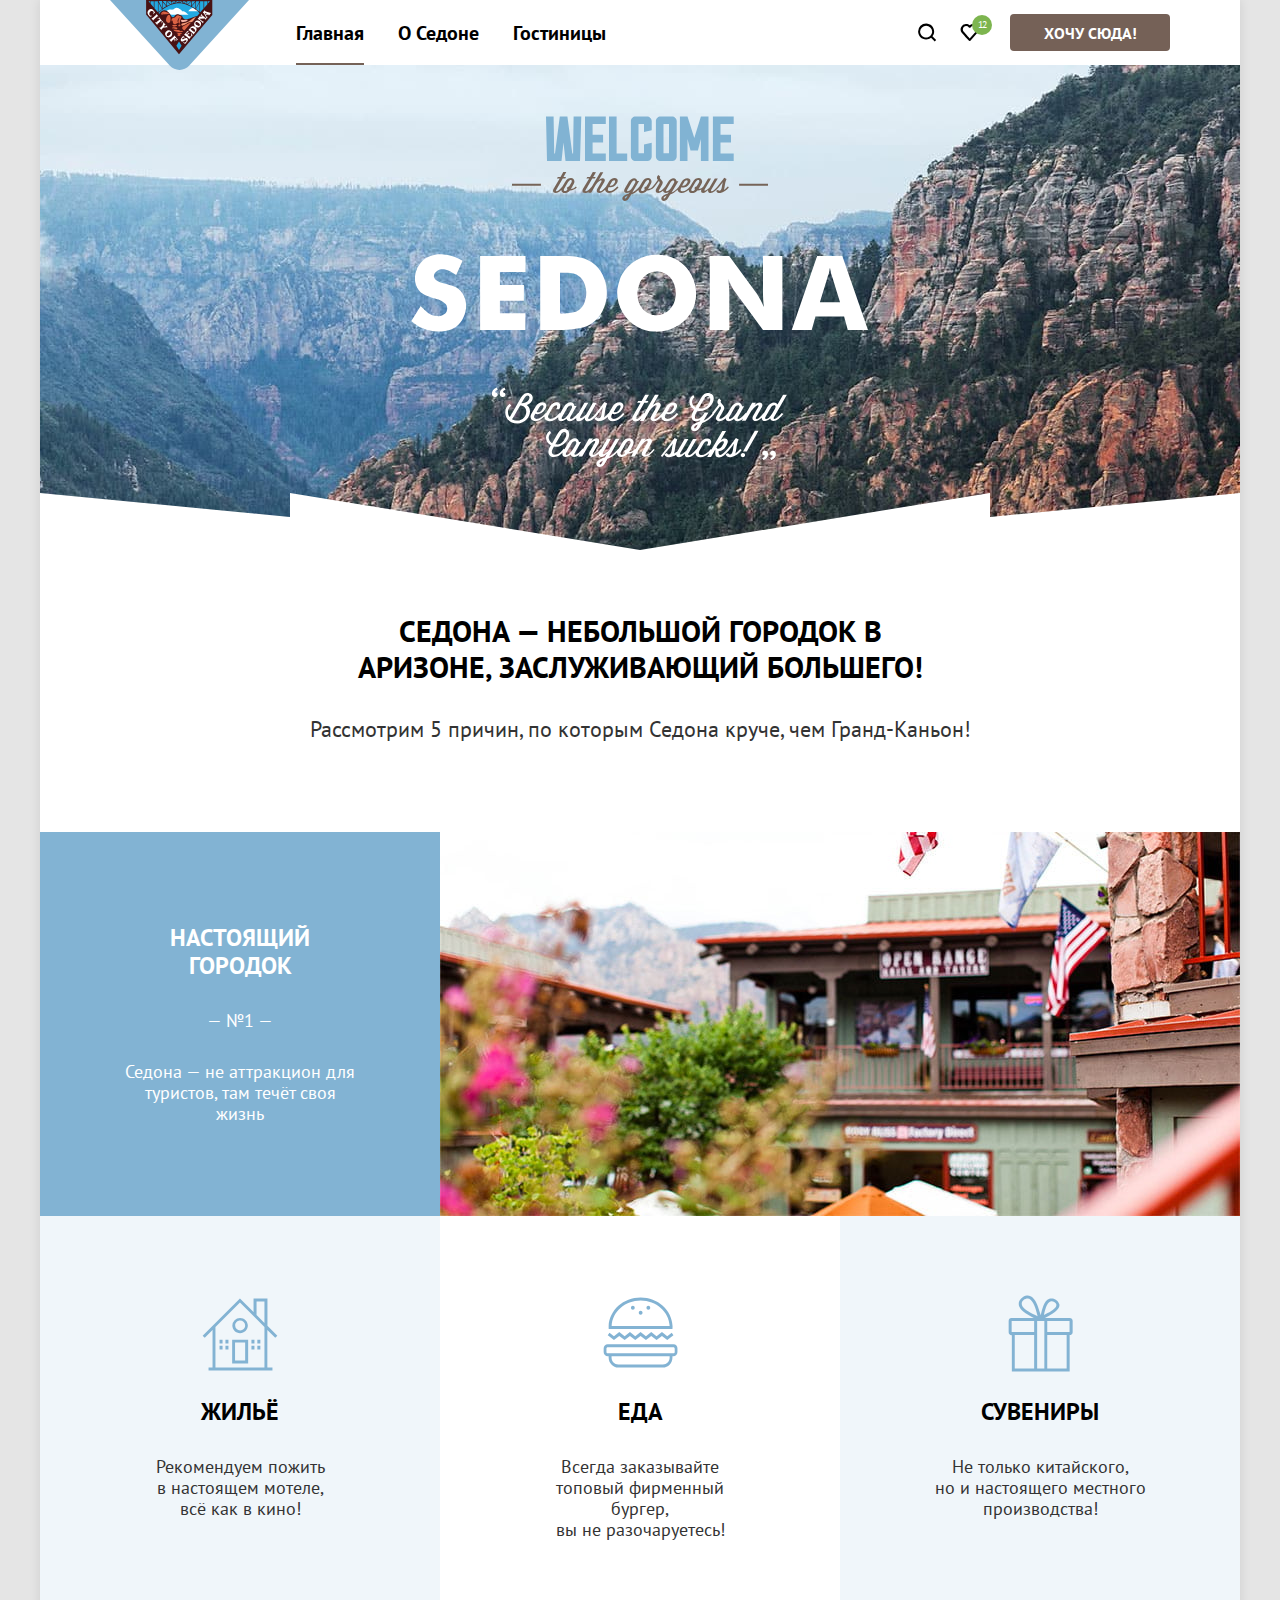
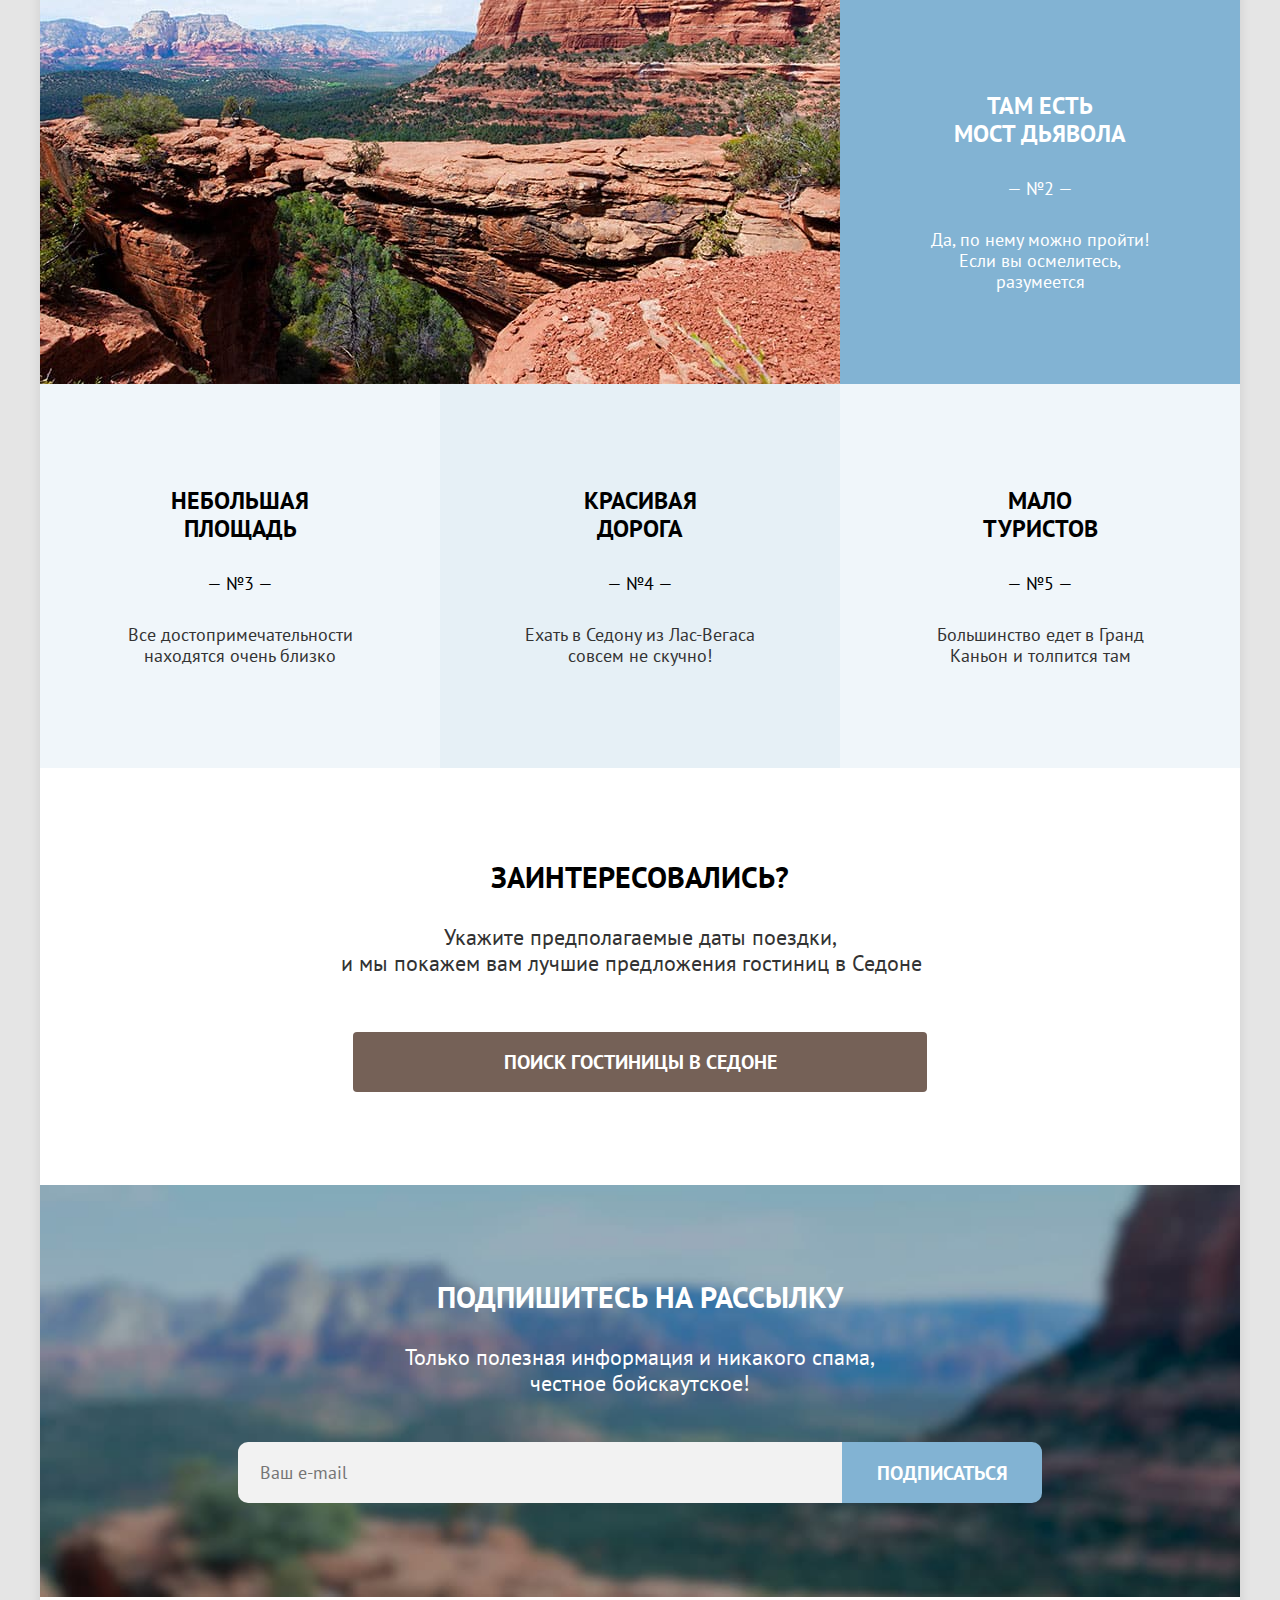
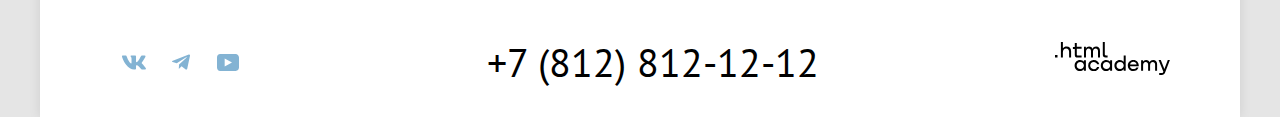
<file: index.html>
<!DOCTYPE html>
<html lang="ru">

<head>
  <meta charset="utf-8">
  <link rel="stylesheet" href="styles/styles.css">
  <title>HTML Academy: Седона</title>
  <link rel="icon" href="favicon.ico">
</head>

<body>
<div class="index-container">

  <!--Шапка-->

  <header class="main-header">
    <nav class="navigation">
      <a class="navigation-logo" href="#">
        <img class="main-header-logo" src="images/logo-sedona.svg" width="139"
             height="70"
             alt="Логотип сайта городка Седона.">
      </a>
      <ul class="navigation-list reset-list">
        <li class="navigation-item">
          <a class="navigation-link navigation-link-current-page"
             href="index.html">Главная</a>
        </li>
        <li class="navigation-item">
          <a class="navigation-link" href="#index-anchor">О Седоне</a>
        </li>
        <li class="navigation-item">
          <a class="navigation-link" href="catalog.html">Гостиницы</a>
        </li>
      </ul>
      <ul class="navigation-user reset-list">
        <li class="navigation-item">
          <a class="navigation-link" href="#">
            <svg class="navigation-icon" aria-hidden="true" focusable="false"
                 width="19" height="19"
                 viewBox="0 0 19 19" fill="none"
                 xmlns="http://www.w3.org/2000/svg">
              <path
                d="m18.16 17.05-3.71-3.7c1-1.3 1.7-3 1.7-4.9 0-4.4-3.6-8-8.02-8a8.12 8.12 0 0 0-8.02 8.1c0 4.4 3.6 8 8.02 8 1.8 0 3.51-.6 4.91-1.7l3.71 3.7 1.4-1.5Zm-10.03-2.5c-3.3 0-6.02-2.7-6.02-6a6.03 6.03 0 0 1 12.04 0c0 3.3-2.71 6-6.02 6Z"
                fill="#000"/>
            </svg>
            <span class="visually-hidden">
                  Поиск.
                </span>
          </a>
        </li>
        <li class="navigation-item item-favorites">
          <a class="navigation-link" href="#">
            <svg class="navigation-icon" aria-hidden="true" focusable="false"
                 width="19" height="17"
                 viewBox="0 0 19 17" fill="none"
                 xmlns="http://www.w3.org/2000/svg">
              <path
                d="M9.58 17c-.3 0-.6-.1-.8-.4-5.42-6.1-6.72-7.5-7.03-7.9A5.4 5.4 0 0 1 6.16 0c1.31 0 2.51.5 3.52 1.3a5.47 5.47 0 0 1 9.03 4.1c0 1.3-.5 2.5-1.31 3.4l-7.02 7.9c-.2.2-.4.3-.8.3ZM3.56 7.5c.3.4 3.51 4 6.12 6.9l6.21-7c.5-.5.7-1.2.7-2 0-1.8-1.5-3.3-3.3-3.3-1 0-2 .5-2.71 1.3-.3.3-.6.4-.9.4-.3 0-.6-.2-.8-.4a3.7 3.7 0 0 0-2.71-1.3c-1.8 0-3.31 1.5-3.31 3.3-.1.9.3 1.6.7 2.1-.1 0-.1 0 0 0Z"
                fill="#000"/>
            </svg>
            <span class="visually-hidden">
                  Избранное.
                </span>
          </a>
        </li>
        <li class="navigation-item navigation-item-button">
          <button class="button navigation-button button-type-1" type="button">
            Хочу сюда!
          </button>
        </li>
      </ul>
    </nav>
  </header>

  <main class="main-container main-index">

    <!--Приветственное изображение SEDONA-->
    <div class="welcome-picture">
      <img class="welcome-picture-text" src="images/welcome.svg" width="458"
           height="352"
           alt="Welcome to the gorgeous Sedona 'because the Grand canyon sucks!'.">
      <svg class="divider-pic" width="1200" height="57" viewBox="0 0 1200 57"
           aria-hidden="true" focusable="false"
           fill="none" xmlns="http://www.w3.org/2000/svg">
        <path d="M0 57V0l250 24V0l350 57L950 0v24l250-24v57H0Z" fill="#fff"/>
      </svg>
    </div>

    <!--Приветственной текст SEDONA-->

    <section class="welcome-hero">
      <h1 class="welcome-hero-title">Седона — небольшой городок в Аризоне,
        заслуживающий большего!</h1>
      <p class="welcome-hero-subtitle">Рассмотрим 5 причин, по которым Седона
        круче, чем Гранд-Каньон!</p>
    </section>

    <h2 id="index-anchor" class="visually-hidden">Преимущества.</h2>

    <!--Преимущество №1 Настоящий городок-->

    <section class="advantage-true-city">
      <div class="advantage-true-city-wrapper">
        <h3 class="advantage-true-city-title">Настоящий городок</h3>
        <p class="advantage-true-city-number">— №1 —</p>
        <p class="advantage-true-city-subtitle">Седона — не аттракцион для
          туристов, там течёт своя жизнь</p>
      </div>
      <img class="advantage-true-city-hotel-pic"
           src="images/index/sedona-photo.jpg" width="800" height="384"
           alt="Отель с рестораном в городе Седона.">
    </section>

    <!--Преимущества: Жилье Еда Сувениры-->

    <section class="advantages-accommodation-food-souvenir">
      <ul class="advantages-accommodation-food-souvenir-list reset-list">
        <li class="advantages-accommodation-food-souvenir-item">
          <svg class="accommodation-svg" aria-hidden="true" focusable="false"
               width="76" height="73"
               viewBox="0 0 76 73" fill="none"
               xmlns="http://www.w3.org/2000/svg">
            <path d="M30.15 65.5h16V41.7h-16v23.8Zm2.9-20.9h10.1v18h-10.1v-18Z"
                  fill="#83B3D3"/>
            <path
              d="m73.25 39.8 2.1-2.1-9.9-9.9V.5h-13.9v13.6L37.95.5.65 37.7l2.1 2.1 7.8-7.8v37.6h-4v2.9h63.9v-2.9h-5.1V32l7.9 7.8Zm-10.8 29.8h-49V29l24.5-24.4L62.45 29v40.6Zm0-44.7-7.9-7.9V3.4h7.9v21.5Z"
              fill="#83B3D3"/>
            <path
              d="M30.35 27.6c0 4.3 3.5 7.7 7.7 7.7 4.3 0 7.8-3.5 7.8-7.7 0-4.3-3.5-7.7-7.8-7.7a7.7 7.7 0 0 0-7.7 7.7Zm7.8-5a5 5 0 0 1 5 4.9c0 2.7-2.2 4.9-5 4.9a5 5 0 0 1-5-4.9c0-2.7 2.2-4.9 5-4.9ZM20.55 41.7h-3v3.9h3v-3.9ZM26.45 41.7h-3v3.9h3v-3.9ZM20.55 47.7h-3v3.9h3v-3.9ZM26.45 47.7h-3v3.9h3v-3.9ZM52.45 41.7h-3v3.9h3v-3.9ZM58.35 41.7h-3v3.9h3v-3.9ZM52.45 47.7h-3v3.9h3v-3.9ZM58.35 47.7h-3v3.9h3v-3.9Z"
              fill="#83B3D3"/>
          </svg>
          <h3 class="advantages-accommodation-food-souvenir-title">Жильё</h3>
          <p class="advantages-accommodation-food-souvenir-subtitle">Рекомендуем
            пожить<br> в настоящем мотеле,<br>
            всё как
            в кино!</p>
        </li>
        <li class="advantages-accommodation-food-souvenir-item">
          <svg class="food-svg" aria-hidden="true" focusable="false" width="75"
               height="71" viewBox="0 0 75 71"
               xmlns="http://www.w3.org/2000/svg">
            <path
              d="M70.55 47.2H4.75c-2.3 0-4.1 1.9-4.1 4.3V55c0 2.4 1.9 4.3 4.1 4.3h.9v1.1c0 5.5 4.3 10.1 9.6 10.1h44.6c5.3 0 9.6-4.5 9.6-10.1v-1.1h.9c2.3 0 4.1-1.9 4.1-4.3v-3.5a4 4 0 0 0-3.9-4.3Zm-3.9 13.2c0 3.9-3 7-6.7 7h-44.7c-3.7 0-6.7-3.2-6.7-7v-1.1h58.1v1.1Zm5.1-5.4c0 .7-.6 1.3-1.2 1.3H4.65c-.7 0-1.2-.6-1.2-1.3v-3.5c0-.7.6-1.3 1.2-1.3h65.8c.7 0 1.2.6 1.2 1.3.1 0 .1 3.5.1 3.5ZM16.25 38.9l5.4 4.1 5.3-4.1 5.3 4.1 5.3-4.1 5.4 4.1 5.3-4.1 5.3 4.1 5.4-4.1 5.3 4.1 6.2-4.7-1.7-2.5-4.5 3.4-5.3-4.1-5.4 4.1-5.3-4.1-5.3 4.1-5.4-4.1-5.3 4.1-5.3-4.1-5.3 4.1-5.4-4.1-5.3 4.1-4.5-3.4-1.7 2.5 6.2 4.7 5.3-4.1ZM8.65 32h60.8c0-.6.1-1.2.1-1.9v-1.2C68.85 13.2 54.85.5 37.65.5c-17.3 0-31.3 12.7-32 28.5v1.2c0 .6 0 1.3.1 1.9h2.9V32Zm29-28.5c15.6 0 28.4 11.3 29 25.5h-58c.6-14.1 13.4-25.5 29-25.5Z"/>
            <path
              d="M37.65 17.8c1.05 0 1.9-.9 1.9-2s-.85-2-1.9-2c-1.05 0-1.9.9-1.9 2s.85 2 1.9 2ZM29.85 12.7c1.05 0 1.9-.9 1.9-2s-.85-2-1.9-2c-1.05 0-1.9.9-1.9 2s.85 2 1.9 2ZM45.35 12.7c1.05 0 1.9-.9 1.9-2s-.85-2-1.9-2c-1.05 0-1.9.9-1.9 2s.85 2 1.9 2Z"/>
          </svg>
          <h3 class="advantages-accommodation-food-souvenir-title">Еда</h3>
          <p class="advantages-accommodation-food-souvenir-subtitle">Всегда
            заказывайте<br> топовый фирменный
            бургер,<br> вы
            не разочаруетесь!</p>
        </li>
        <li class="advantages-accommodation-food-souvenir-item">
          <svg class="souvenir-svg" aria-hidden="true" focusable="false"
               width="65" height="77" viewBox="0 0 65 77"
               fill="none" xmlns="http://www.w3.org/2000/svg">
            <path
              d="M61.75 22.95h-24.8c13.8-6.9 14.9-11.3 14.4-13.7-1.2-4-5.7-7-10-5.4-5.6 2.1-7.1 10.4-8.6 16.4-2-6.1-3.8-13.8-8.2-17.7-1.3-1.1-3.1-2.3-5.8-2-4 .4-9.8 5.4-7.5 11 2.3 5.4 9.7 8.8 14.6 11.5H3.55a2.9 2.9 0 0 0-2.9 2.9v11.3c0 1.6 1.3 2.9 2.9 2.9h.3v36.3h57.8v-36.4h.1c1.6 0 2.9-1.3 2.9-2.9v-11.3c0-1.6-1.3-2.9-2.9-2.9Zm-18.7-16.6c2.1-.3 5 1.3 5.3 3.2.4 2.8-3.4 5.3-5.1 6.4-2.5 1.7-4.9 2.6-7.3 4.1.9-3.7 2.5-13 7.1-13.7Zm-22.9 10c-2.2-1.5-6.5-4.4-6.4-7.8.1-3.6 5.7-6.6 8.8-3.9 3.9 3.4 5.7 11.1 7.1 16.6-3.2-1.5-6.3-2.8-9.5-4.9Zm6 57.1H6.75v-33.4h19.4v33.4Zm0-36.5H3.65v-11h22.5v11Zm10.2 0v36.5h-7.2v-47.4h7.2v10.9Zm22.3 36.5h-19.4v-33.4h19.4v33.4Zm2.9-36.5h-22.3v-11h22.3v11Z"
              fill="#83B3D3"/>
          </svg>
          <h3 class="advantages-accommodation-food-souvenir-title">Сувениры</h3>
          <p class="advantages-accommodation-food-souvenir-subtitle">Не только
            китайского,<br> но и настоящего
            местного<br>
            производства!</p>
        </li>
      </ul>
    </section>


    <!--Преимущества: Мост дьявола-->

    <section class="advantage-devils-bridge">
      <div class="advantage-devils-bridge-wrapper">
        <h3 class="advantage-devils-bridge-title">Там есть<br> мост дьявола</h3>
        <p class="advantage-devils-bridge-number">— №2 —</p>
        <p class="advantage-devils-bridge-subtitle">Да, по нему можно пройти!
          Если вы осмелитесь, разумеется</p>
      </div>
      <img class="advantage-devils-bridge-pic"
           src="images/index/devils-bridge-photo.jpg" width="800" height="384"
           alt="Пейзаж с видом на Мост Дьявола в Седоне.">
    </section>

    <!--Преимущества: Площадь Дорога Туристы-->

    <section class="advantages-square-road-tourists">
      <ul class="advantages-square-road-tourists-list reset-list">
        <li class="advantages-square-road-tourists-item">
          <h3 class="advantages-square-road-tourists-title">Небольшая<br>
            площадь</h3>
          <p class="advantages-square-road-tourists-number">— №3 —</p>
          <p class="advantages-square-road-tourists-subtitle">Все
            достопримечательности находятся очень близко</p>
        </li>
        <li class="advantages-square-road-tourists-item">
          <h3 class="advantages-square-road-tourists-title">Красивая<br> дорога
          </h3>
          <p class="advantages-square-road-tourists-number">— №4 —</p>
          <p class="advantages-square-road-tourists-subtitle">Ехать в Седону из
            Лас-Вегаса совсем не скучно!</p>
        </li>
        <li class="advantages-square-road-tourists-item">
          <h3 class="advantages-square-road-tourists-title">Мало<br> туристов
          </h3>
          <p class="advantages-square-road-tourists-number">— №5 —</p>
          <p class="advantages-square-road-tourists-subtitle">Большинство едет в
            Гранд Каньон и толпится там</p>
        </li>
      </ul>
    </section>

    <!--Поиск гостиницы: Заинтересовались?-->
    <section class="accommodation-search">
      <h2 class="visually-hidden">Поиск гостиницы в Седоне.</h2>
      <p class="accommodation-search-title">Заинтересовались?</p>
      <p class="accommodation-search-subtitle">Укажите предполагаемые даты
        поездки,<br> и мы покажем вам лучшие
        предложения гостиниц в Седоне &nbsp;&nbsp;</p>
      <button class="button accommodation-search-button button-type-1"
              type="button">Поиск гостиницы в
        Седоне
      </button>
    </section>

    <!--Подписка-->

    <section class="subscription">
      <h2 class="visually-hidden">Подписка.</h2>
      <p class="subscription-title">Подпишитесь на рассылку</p>
      <p class="subscription-subtitle">Только полезная информация и никакого
        спама, честное бойскаутское!</p>
      <form class="newsletter-form" action="https://echo.htmlacademy.ru/"
            method="post">
        <input class="field" placeholder="Ваш e-mail" type="email"
               name="newsletter-email" required>
        <button class="button newsletter-button button-type-2" type="submit">
          Подписаться
        </button>
      </form>
    </section>
  </main>

  <!--Футер-->

  <footer class="footer">

    <!--Социальные сети-->

    <section class="footer-social">
      <h2 class="visually-hidden">Социальные сети.</h2>
      <ul class="footer-social-list reset-list">
        <li class="footer-social-item">
          <a class="social-icons" href="https://vk.com/htmlacademy">
            <svg class="social-media" width="24" height="15" aria-hidden="true"
                 focusable="false"
                 viewBox="0 0 24 15" fill="none"
                 xmlns="http://www.w3.org/2000/svg">
              <path fill-rule="evenodd" clip-rule="evenodd"
                    d="M23.45 1.45c.17-.55 0-.95-.8-.95h-2.62c-.67 0-.98.35-1.14.73 0 0-1.34 3.2-3.23 5.27-.61.6-.89.8-1.22.8-.17 0-.42-.2-.42-.74V1.45c0-.66-.18-.95-.74-.95H9.15c-.42 0-.67.3-.67.6 0 .61.95.76 1.05 2.5v3.8c0 .84-.16.99-.5.99-.88 0-3.05-3.21-4.33-6.89-.25-.71-.5-1-1.17-1H.9c-.75 0-.9.35-.9.73 0 .68.89 4.07 4.14 8.55 2.18 3.06 5.23 4.72 8.01 4.72 1.67 0 1.88-.37 1.88-1v-2.32c0-.73.16-.88.69-.88.38 0 1.05.2 2.61 1.67 1.78 1.75 2.07 2.53 3.08 2.53h2.62c.75 0 1.13-.37.91-1.1-.24-.72-1.09-1.77-2.21-3.02-.62-.7-1.54-1.47-1.81-1.86-.4-.49-.28-.7 0-1.14 0 0 3.2-4.43 3.53-5.93Z"/>
            </svg>
            <span class="visually-hidden">Vkontakte.</span>
          </a>
        </li>
        <li class="footer-social-item">
          <a class="social-icons" href="https://t.me/htmlacademy">
            <svg class="social-media" width="18" height="16" aria-hidden="true"
                 focusable="false"
                 viewBox="0 0 18 16" fill="none"
                 xmlns="http://www.w3.org/2000/svg">
              <path
                d="M16.79.6.84 6.75c-1.09.43-1.08 1.04-.2 1.31l4.1 1.28 9.47-5.98c.44-.27.85-.12.52.18l-7.68 6.92-.28 4.22c.41 0 .6-.19.83-.41l1.99-1.93 4.13 3.05c.77.42 1.31.2 1.5-.7l2.72-12.8C18.22.77 17.5.27 16.79.59Z"/>
            </svg>
            <span class="visually-hidden">Telegram.</span>
          </a>
        </li>
        <li class="footer-social-item">
          <a class="social-icons"
             href="https://www.youtube.com/user/htmlacademyru">
            <svg class="social-media" width="22" height="17" aria-hidden="true"
                 focusable="false"
                 viewBox="0 0 22 17" fill="none"
                 xmlns="http://www.w3.org/2000/svg">
              <path
                d="M18.6 0H3.18C1.31 0 0 1.6 0 3.4v10.1C0 15.4 1.31 17 3.17 17h15.66c1.64 0 3.17-1.6 3.17-3.4V3.4C21.78 1.6 20.47 0 18.6 0ZM7.67 12.54V4.46L15 8.5l-7.33 4.04Z"/>
            </svg>
            <span class="visually-hidden">Youtube.</span>
          </a>
        </li>
      </ul>
    </section>

    <!--Контакты - Телефон-->

    <section class="footer-contacts">
      <h2 class="visually-hidden">Контакты.</h2>
      <a class="footer-contacts-phone" href="tel:+78128121212">+7 (812)
        812-12-12</a>
    </section>

    <!--Лого Html Academy-->

    <section class="footer-logo">
      <a class="footer-logo-htmlacademy" href="https://htmlacademy.ru/">
        <svg class="html-logo" width="115" height="33" aria-hidden="true"
             focusable="false" viewBox="0 0 115 33"
             fill="none" xmlns="http://www.w3.org/2000/svg">
          <path
            d="M0 12.9v2.6h2.5v-2.6H0ZM11.6 4.5c-1.6 0-2.8.7-3.6 1.7h-.1V0h-2v15.5h2v-5.3c0-2.1 1.3-3.6 3.3-3.6 1.8 0 2.9 1.4 2.9 3.2v5.7h2V9.4c.1-3-1.8-4.9-4.5-4.9ZM26.6 4.8h-4.8V1.1h-2v3.8h-1.9v2h1.9v6c0 1.7 1 2.7 2.7 2.7h4.1v-2h-3.7c-.7 0-1.1-.4-1.1-1.1V6.8h4.8v-2ZM41.1 4.6c-1.6 0-2.9.8-3.5 2.1h-.1c-.6-1.2-1.8-2.1-3.4-2.1-1.4 0-2.5.8-3.1 1.8h-.1V4.8H29v10.6h2V10c0-2 1-3.5 2.6-3.5 1.5 0 2.4 1 2.4 2.6v6.3h2V9.8c0-2.4 1.4-3.3 2.6-3.3 1.5 0 2.4 1 2.4 2.6v6.3h2V8.9c.1-2.5-1.4-4.3-3.9-4.3ZM47.8 12.7c0 1.7 1 2.7 2.8 2.7h2v-2h-1.7c-.7 0-1.1-.4-1.1-1.1V0h-2v12.7ZM28.9 19.7c-.9-1.1-2.2-1.8-3.9-1.8-3.1 0-5.4 2.3-5.4 5.6s2.3 5.6 5.4 5.6c1.8 0 3-.8 3.8-1.9h.1v1.6h2V18.2h-2v1.5Zm-3.6 7.4c-2.2 0-3.6-1.6-3.6-3.6s1.4-3.6 3.6-3.6 3.6 1.6 3.6 3.6c0 1.9-1.4 3.6-3.6 3.6ZM44.2 22c-.5-2.4-2.6-4.1-5.4-4.1a5.4 5.4 0 0 0-5.6 5.6c0 3.1 2.2 5.6 5.6 5.6 2.8 0 4.9-1.8 5.4-4.2h-2.1a3.4 3.4 0 0 1-3.3 2.3c-2.2 0-3.6-1.6-3.6-3.6s1.4-3.6 3.6-3.6c1.6 0 2.8 1 3.3 2.2h2.1V22ZM55.1 19.7c-.9-1.1-2.2-1.8-3.9-1.8-3.1 0-5.4 2.3-5.4 5.6s2.3 5.6 5.4 5.6c1.8 0 3-.8 3.8-1.9h.1v1.6h2V18.2h-2v1.5Zm-3.6 7.4c-2.2 0-3.6-1.6-3.6-3.6s1.4-3.6 3.6-3.6 3.6 1.6 3.6 3.6c0 1.9-1.5 3.6-3.6 3.6ZM68.7 19.8c-.9-1.1-2.2-1.9-3.9-1.9-3.1 0-5.4 2.3-5.4 5.6s2.2 5.6 5.4 5.6c1.7 0 3-.8 3.8-1.8h.1v1.5h2V13.4h-2v6.4Zm-3.6 7.3c-2.2 0-3.6-1.6-3.6-3.6s1.4-3.6 3.6-3.6 3.6 1.6 3.6 3.6c-.1 2-1.5 3.6-3.6 3.6ZM78.3 17.9c-3.3 0-5.5 2.5-5.5 5.6 0 3 2.1 5.6 5.5 5.6 2.5 0 4.5-1.3 5.2-3.6h-2.1c-.5 1-1.6 1.6-3 1.6-1.9 0-3.3-1.3-3.4-2.9h8.8c.2-3.6-2-6.3-5.5-6.3Zm0 1.9c1.7 0 3 1 3.3 2.6h-6.5c.3-1.5 1.5-2.6 3.2-2.6ZM98.2 17.9c-1.6 0-2.9.8-3.6 2h-.1c-.6-1.2-1.8-2-3.4-2-1.4 0-2.5.7-3.1 1.8v-1.5h-1.9v10.6h2v-5.4c0-2 1-3.4 2.6-3.5 1.5 0 2.4 1 2.4 2.6v6.3h2v-5.6c0-2.4 1.4-3.3 2.6-3.3 1.5 0 2.4 1 2.4 2.6v6.3h2v-6.5c.1-2.6-1.4-4.4-3.9-4.4ZM109.4 27l-3.6-8.9h-2.2l4.8 11.6c-.3.9-.7 1.2-1.7 1.2h-2.5v2h2.5c1.8 0 2.8-.8 3.5-2.6l4.7-12.2h-2.1l-3.4 8.9Z"/>
        </svg>
        <span class="visually-hidden">Логотип htmlacadem.</span>
      </a>
    </section>
  </footer>
</div>


<!-- Модальное окно -->

<div class="modal-container modal-container-close">
  <div class="modal modal-booking">
    <button class="modal-close-button" type="button">
      <svg class="modal-close-cross" width="13" height="13" viewBox="0 0 13 13"
           xmlns="http://www.w3.org/2000/svg">
        <path
          d="M13 1.2 11.8 0 6.5 5.3 1.2 0 0 1.2l5.3 5.3L0 11.8 1.2 13l5.3-5.3 5.3 5.3 1.2-1.2-5.3-5.3L13 1.2Z"/>
      </svg>
      <span class="visually-hidden">Закрыть.</span>
    </button>
    <section class="modal-content">
      <h2 class="modal-title">Поиск гостиницы в Седоне</h2>
      <form class="booking-date" action="https://echo.htmlacademy.ru/"
            method="post">
        <p class="field-group">
          <label class="date-from" for="booking-date-from">Дата Заезда:</label>
          <input class="date-form-field" required type="text"
                 id="booking-date-from" name="booking-date-from"
                 placeholder="27 апреля 2020">
        </p>
        <span
          class="modal-message-warning">Мы не можем отправить вас в прошлое.</span>
        <p class="field-group">
          <label class="date-to" for="booking-date-to">Дата Выезда:</label>
          <input class="date-form-field" required type="text"
                 id="booking-date-to" name="booking-date-to"
                 placeholder="1 сентября 2021">
        </p>
        <span class="modal-message">На эти даты есть свободные номера. Пока есть.</span>
        <p class="field-group">
          <label class="people-counter-adult" for="people-counter-from-adults">Взрослые:</label>
          <button class="people-counter-button minus-adults" type="button">
            <span class="visually-hidden">Уменьшить количество взрослых.</span>
            <svg class="modal-counter-icon" width="13" height="1"
                 viewBox="0 0 13 1" xmlns="http://www.w3.org/2000/svg">
              <path d="M0 0v1h13V0H0Z"/>
            </svg>
          </button>
          <input class="people-counter-form-field" required type="number"
                 id="people-counter-from-adults"
                 name="people-counter-from-adults"
                 placeholder="2">
          <button class="people-counter-button plus-adults" type="button">
            <span class="visually-hidden">Увеличить количество взрослых.</span>
            <svg class="modal-counter-icon" width="13" height="13"
                 viewBox="0 0 13 13" xmlns="http://www.w3.org/2000/svg">
              <path d="M13 6H7V0H6v6H0v1h6v6h1V7h6V6Z"/>
            </svg>
          </button>
          <span class="people-counter-children">
                <label class="people-counter-children"
                       for="people-counter-from-children">Дети:</label>
                <span class="tooltip">
                  <button class="tooltip-toggle" type="button">
                    <svg class="tooltip-icon" width="25" height="25"
                         viewBox="0 0 25 25" xmlns="http://www.w3.org/2000/svg"><circle
                      cx="12.5" cy="12.5" r="12.5"/><g clip-path="url(#a)"
                                                       fill="#fff"><path
                      d="M12 17h1v-6h-1v6ZM13 8h-1v1h1V8Z"/></g><defs><clipPath
                      id="a"><path fill="#fff" transform="translate(12 8)"
                                   d="M0 0h1v9H0z"/></clipPath></defs></svg>
                  </button>
                  <span class="tooltip-text" role="tooltip" id="tooltip-label">Укажите количество детей, которые будут с вами, возраст которых от 6 до 18 лет. Дети до 6 лет размещаются бесплатно.</span>
                  </span>
              </span>
          <button class="people-counter-button minus-children" type="button">
            <span class="visually-hidden">Уменьшить количество детей.</span>
            <svg class="modal-counter-icon" width="13" height="1"
                 viewBox="0 0 13 1" xmlns="http://www.w3.org/2000/svg">
              <path d="M0 0v1h13V0H0Z"/>
            </svg>
          </button>
          <input class="people-counter-form-field" required type="number"
                 id="people-counter-from-children"
                 name="people-counter-from-children"
                 placeholder="1">
          <button class="people-counter-button plus-children" type="button">
            <span class="visually-hidden">Увеличить количество детей.</span>
            <svg class="modal-counter-icon" width="13" height="13"
                 viewBox="0 0 13 13" xmlns="http://www.w3.org/2000/svg">
              <path d="M13 6H7V0H6v6H0v1h6v6h1V7h6V6Z"/>
            </svg>
          </button>
        </p>
        <button class="button modal-search-button" type="submit">Найти</button>
      </form>
    </section>
  </div>
</div>
</body>
</html>
</file>
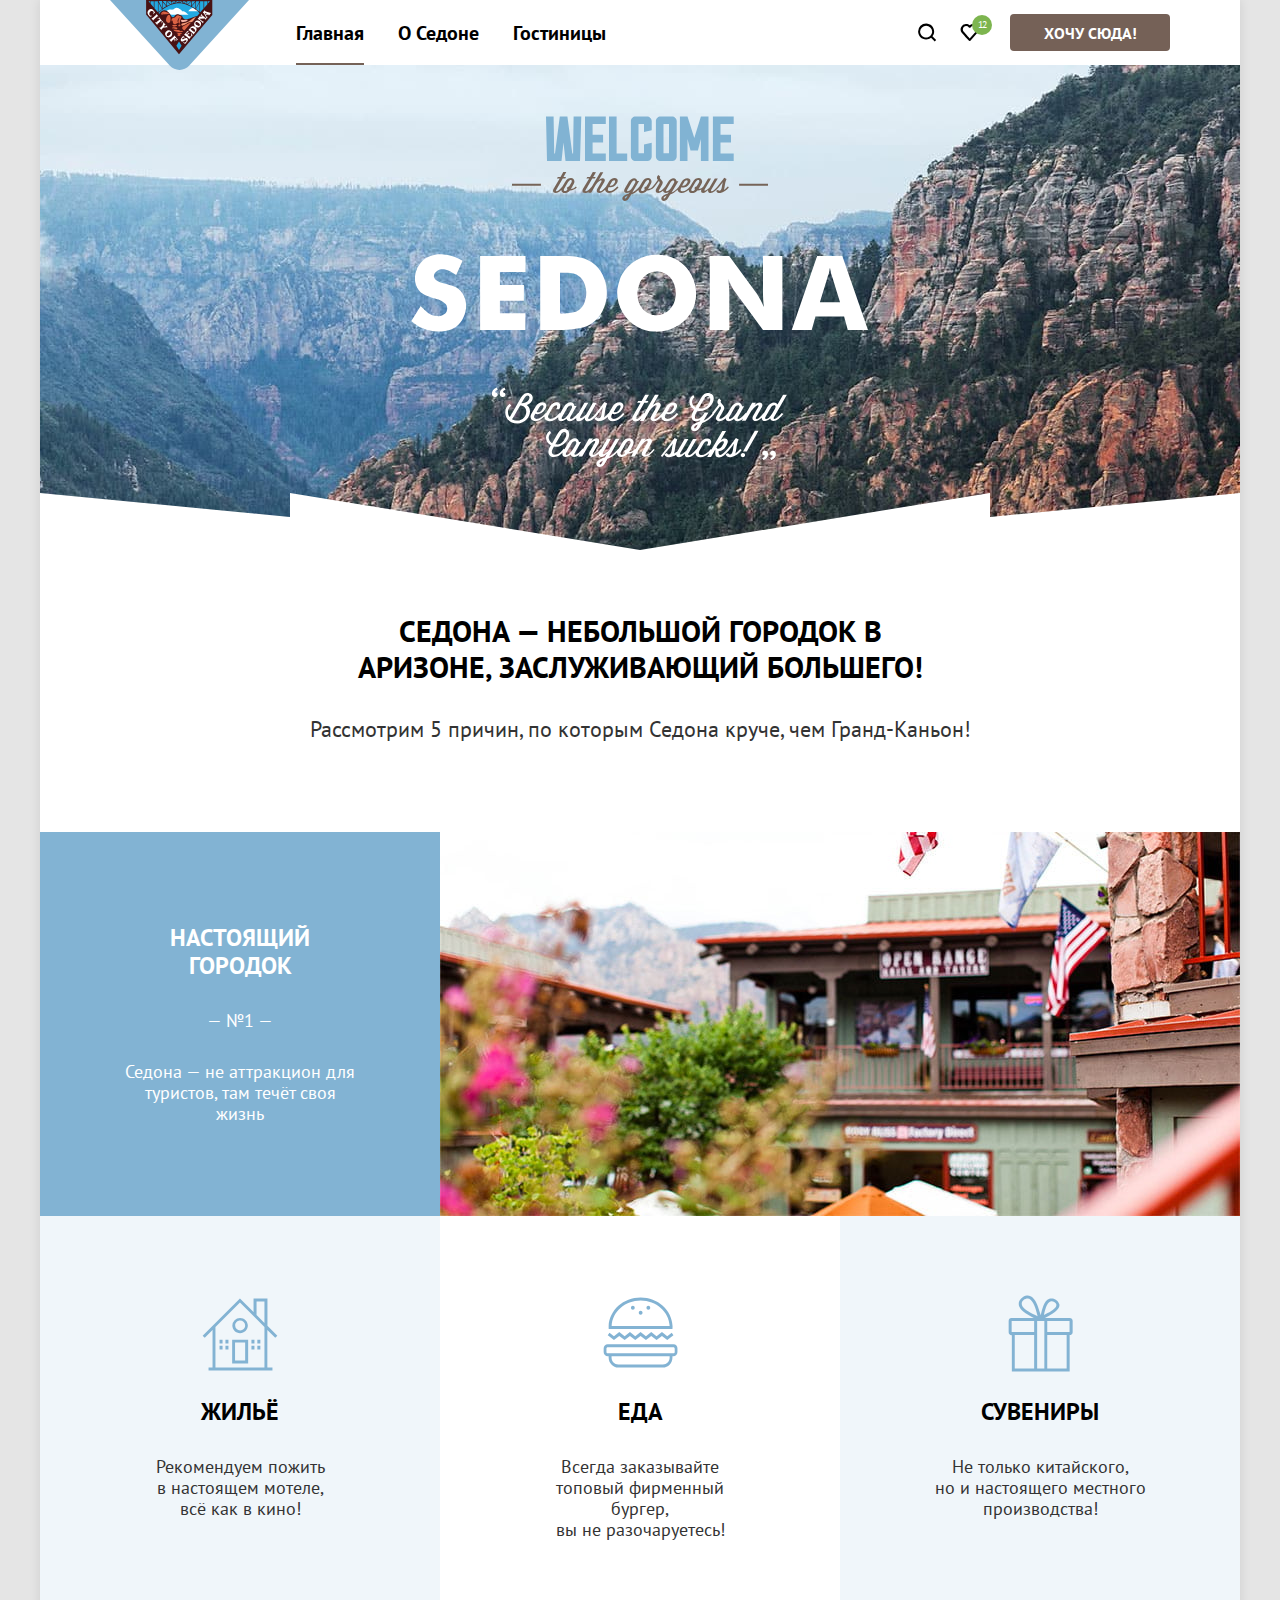
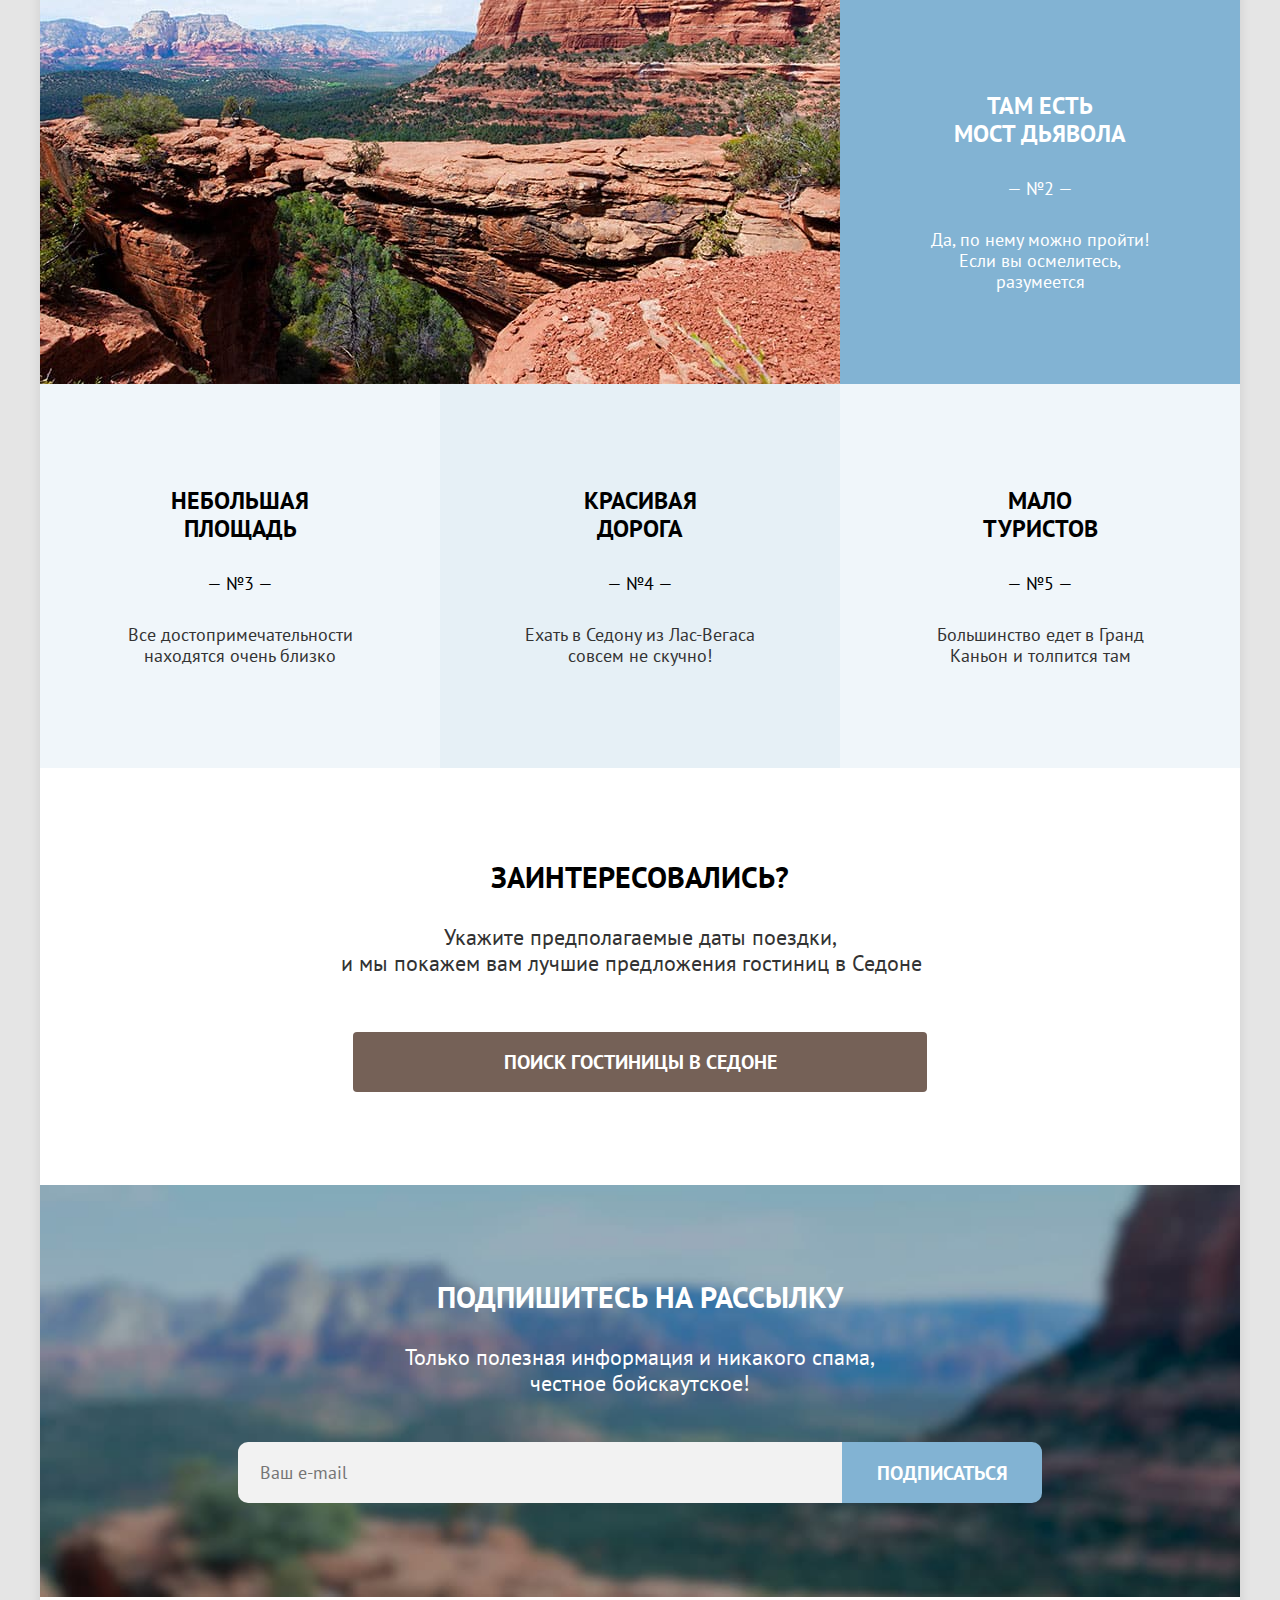
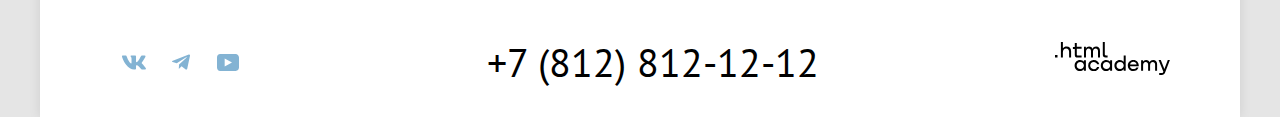
<file: master/index.html>
<!DOCTYPE html>
<html lang="ru">

<head>
  <meta charset="utf-8">
  <link rel="stylesheet" href="styles/styles.css">
  <title>HTML Academy: Седона</title>
  <link rel="icon" href="favicon.ico">
  <base href="https://htmlacademy-htmlcss.github.io/2046167-sedona-34/master/">
</head>

<body>
<div class="index-container">

  <!--Шапка-->

  <header class="main-header">
    <nav class="navigation">
      <a class="navigation-logo" href="#">
        <img class="main-header-logo" src="images/logo-sedona.svg" width="139"
             height="70"
             alt="Логотип сайта городка Седона.">
      </a>
      <ul class="navigation-list reset-list">
        <li class="navigation-item">
          <a class="navigation-link navigation-link-current-page"
             href="index.html">Главная</a>
        </li>
        <li class="navigation-item">
          <a class="navigation-link" href="#index-anchor">О Седоне</a>
        </li>
        <li class="navigation-item">
          <a class="navigation-link" href="catalog.html">Гостиницы</a>
        </li>
      </ul>
      <ul class="navigation-user reset-list">
        <li class="navigation-item">
          <a class="navigation-link" href="#">
            <svg class="navigation-icon" aria-hidden="true" focusable="false"
                 width="19" height="19"
                 viewBox="0 0 19 19" fill="none"
                 xmlns="http://www.w3.org/2000/svg">
              <path
                d="m18.16 17.05-3.71-3.7c1-1.3 1.7-3 1.7-4.9 0-4.4-3.6-8-8.02-8a8.12 8.12 0 0 0-8.02 8.1c0 4.4 3.6 8 8.02 8 1.8 0 3.51-.6 4.91-1.7l3.71 3.7 1.4-1.5Zm-10.03-2.5c-3.3 0-6.02-2.7-6.02-6a6.03 6.03 0 0 1 12.04 0c0 3.3-2.71 6-6.02 6Z"
                fill="#000"/>
            </svg>
            <span class="visually-hidden">
                  Поиск.
                </span>
          </a>
        </li>
        <li class="navigation-item item-favorites">
          <a class="navigation-link" href="#">
            <svg class="navigation-icon" aria-hidden="true" focusable="false"
                 width="19" height="17"
                 viewBox="0 0 19 17" fill="none"
                 xmlns="http://www.w3.org/2000/svg">
              <path
                d="M9.58 17c-.3 0-.6-.1-.8-.4-5.42-6.1-6.72-7.5-7.03-7.9A5.4 5.4 0 0 1 6.16 0c1.31 0 2.51.5 3.52 1.3a5.47 5.47 0 0 1 9.03 4.1c0 1.3-.5 2.5-1.31 3.4l-7.02 7.9c-.2.2-.4.3-.8.3ZM3.56 7.5c.3.4 3.51 4 6.12 6.9l6.21-7c.5-.5.7-1.2.7-2 0-1.8-1.5-3.3-3.3-3.3-1 0-2 .5-2.71 1.3-.3.3-.6.4-.9.4-.3 0-.6-.2-.8-.4a3.7 3.7 0 0 0-2.71-1.3c-1.8 0-3.31 1.5-3.31 3.3-.1.9.3 1.6.7 2.1-.1 0-.1 0 0 0Z"
                fill="#000"/>
            </svg>
            <span class="visually-hidden">
                  Избранное.
                </span>
          </a>
        </li>
        <li class="navigation-item navigation-item-button">
          <button class="button navigation-button button-type-1" type="button">
            Хочу сюда!
          </button>
        </li>
      </ul>
    </nav>
  </header>

  <main class="main-container main-index">

    <!--Приветственное изображение SEDONA-->
    <div class="welcome-picture">
      <img class="welcome-picture-text" src="images/welcome.svg" width="458"
           height="352"
           alt="Welcome to the gorgeous Sedona 'because the Grand canyon sucks!'.">
      <svg class="divider-pic" width="1200" height="57" viewBox="0 0 1200 57"
           aria-hidden="true" focusable="false"
           fill="none" xmlns="http://www.w3.org/2000/svg">
        <path d="M0 57V0l250 24V0l350 57L950 0v24l250-24v57H0Z" fill="#fff"/>
      </svg>
    </div>

    <!--Приветственной текст SEDONA-->

    <section class="welcome-hero">
      <h1 class="welcome-hero-title">Седона — небольшой городок в Аризоне,
        заслуживающий большего!</h1>
      <p class="welcome-hero-subtitle">Рассмотрим 5 причин, по которым Седона
        круче, чем Гранд-Каньон!</p>
    </section>

    <h2 id="index-anchor" class="visually-hidden">Преимущества.</h2>

    <!--Преимущество №1 Настоящий городок-->

    <section class="advantage-true-city">
      <div class="advantage-true-city-wrapper">
        <h3 class="advantage-true-city-title">Настоящий городок</h3>
        <p class="advantage-true-city-number">— №1 —</p>
        <p class="advantage-true-city-subtitle">Седона — не аттракцион для
          туристов, там течёт своя жизнь</p>
      </div>
      <img class="advantage-true-city-hotel-pic"
           src="images/index/sedona-photo.jpg" width="800" height="384"
           alt="Отель с рестораном в городе Седона.">
    </section>

    <!--Преимущества: Жилье Еда Сувениры-->

    <section class="advantages-accommodation-food-souvenir">
      <ul class="advantages-accommodation-food-souvenir-list reset-list">
        <li class="advantages-accommodation-food-souvenir-item">
          <svg class="accommodation-svg" aria-hidden="true" focusable="false"
               width="76" height="73"
               viewBox="0 0 76 73" fill="none"
               xmlns="http://www.w3.org/2000/svg">
            <path d="M30.15 65.5h16V41.7h-16v23.8Zm2.9-20.9h10.1v18h-10.1v-18Z"
                  fill="#83B3D3"/>
            <path
              d="m73.25 39.8 2.1-2.1-9.9-9.9V.5h-13.9v13.6L37.95.5.65 37.7l2.1 2.1 7.8-7.8v37.6h-4v2.9h63.9v-2.9h-5.1V32l7.9 7.8Zm-10.8 29.8h-49V29l24.5-24.4L62.45 29v40.6Zm0-44.7-7.9-7.9V3.4h7.9v21.5Z"
              fill="#83B3D3"/>
            <path
              d="M30.35 27.6c0 4.3 3.5 7.7 7.7 7.7 4.3 0 7.8-3.5 7.8-7.7 0-4.3-3.5-7.7-7.8-7.7a7.7 7.7 0 0 0-7.7 7.7Zm7.8-5a5 5 0 0 1 5 4.9c0 2.7-2.2 4.9-5 4.9a5 5 0 0 1-5-4.9c0-2.7 2.2-4.9 5-4.9ZM20.55 41.7h-3v3.9h3v-3.9ZM26.45 41.7h-3v3.9h3v-3.9ZM20.55 47.7h-3v3.9h3v-3.9ZM26.45 47.7h-3v3.9h3v-3.9ZM52.45 41.7h-3v3.9h3v-3.9ZM58.35 41.7h-3v3.9h3v-3.9ZM52.45 47.7h-3v3.9h3v-3.9ZM58.35 47.7h-3v3.9h3v-3.9Z"
              fill="#83B3D3"/>
          </svg>
          <h3 class="advantages-accommodation-food-souvenir-title">Жильё</h3>
          <p class="advantages-accommodation-food-souvenir-subtitle">Рекомендуем
            пожить<br> в настоящем мотеле,<br>
            всё как
            в кино!</p>
        </li>
        <li class="advantages-accommodation-food-souvenir-item">
          <svg class="food-svg" aria-hidden="true" focusable="false" width="75"
               height="71" viewBox="0 0 75 71"
               xmlns="http://www.w3.org/2000/svg">
            <path
              d="M70.55 47.2H4.75c-2.3 0-4.1 1.9-4.1 4.3V55c0 2.4 1.9 4.3 4.1 4.3h.9v1.1c0 5.5 4.3 10.1 9.6 10.1h44.6c5.3 0 9.6-4.5 9.6-10.1v-1.1h.9c2.3 0 4.1-1.9 4.1-4.3v-3.5a4 4 0 0 0-3.9-4.3Zm-3.9 13.2c0 3.9-3 7-6.7 7h-44.7c-3.7 0-6.7-3.2-6.7-7v-1.1h58.1v1.1Zm5.1-5.4c0 .7-.6 1.3-1.2 1.3H4.65c-.7 0-1.2-.6-1.2-1.3v-3.5c0-.7.6-1.3 1.2-1.3h65.8c.7 0 1.2.6 1.2 1.3.1 0 .1 3.5.1 3.5ZM16.25 38.9l5.4 4.1 5.3-4.1 5.3 4.1 5.3-4.1 5.4 4.1 5.3-4.1 5.3 4.1 5.4-4.1 5.3 4.1 6.2-4.7-1.7-2.5-4.5 3.4-5.3-4.1-5.4 4.1-5.3-4.1-5.3 4.1-5.4-4.1-5.3 4.1-5.3-4.1-5.3 4.1-5.4-4.1-5.3 4.1-4.5-3.4-1.7 2.5 6.2 4.7 5.3-4.1ZM8.65 32h60.8c0-.6.1-1.2.1-1.9v-1.2C68.85 13.2 54.85.5 37.65.5c-17.3 0-31.3 12.7-32 28.5v1.2c0 .6 0 1.3.1 1.9h2.9V32Zm29-28.5c15.6 0 28.4 11.3 29 25.5h-58c.6-14.1 13.4-25.5 29-25.5Z"/>
            <path
              d="M37.65 17.8c1.05 0 1.9-.9 1.9-2s-.85-2-1.9-2c-1.05 0-1.9.9-1.9 2s.85 2 1.9 2ZM29.85 12.7c1.05 0 1.9-.9 1.9-2s-.85-2-1.9-2c-1.05 0-1.9.9-1.9 2s.85 2 1.9 2ZM45.35 12.7c1.05 0 1.9-.9 1.9-2s-.85-2-1.9-2c-1.05 0-1.9.9-1.9 2s.85 2 1.9 2Z"/>
          </svg>
          <h3 class="advantages-accommodation-food-souvenir-title">Еда</h3>
          <p class="advantages-accommodation-food-souvenir-subtitle">Всегда
            заказывайте<br> топовый фирменный
            бургер,<br> вы
            не разочаруетесь!</p>
        </li>
        <li class="advantages-accommodation-food-souvenir-item">
          <svg class="souvenir-svg" aria-hidden="true" focusable="false"
               width="65" height="77" viewBox="0 0 65 77"
               fill="none" xmlns="http://www.w3.org/2000/svg">
            <path
              d="M61.75 22.95h-24.8c13.8-6.9 14.9-11.3 14.4-13.7-1.2-4-5.7-7-10-5.4-5.6 2.1-7.1 10.4-8.6 16.4-2-6.1-3.8-13.8-8.2-17.7-1.3-1.1-3.1-2.3-5.8-2-4 .4-9.8 5.4-7.5 11 2.3 5.4 9.7 8.8 14.6 11.5H3.55a2.9 2.9 0 0 0-2.9 2.9v11.3c0 1.6 1.3 2.9 2.9 2.9h.3v36.3h57.8v-36.4h.1c1.6 0 2.9-1.3 2.9-2.9v-11.3c0-1.6-1.3-2.9-2.9-2.9Zm-18.7-16.6c2.1-.3 5 1.3 5.3 3.2.4 2.8-3.4 5.3-5.1 6.4-2.5 1.7-4.9 2.6-7.3 4.1.9-3.7 2.5-13 7.1-13.7Zm-22.9 10c-2.2-1.5-6.5-4.4-6.4-7.8.1-3.6 5.7-6.6 8.8-3.9 3.9 3.4 5.7 11.1 7.1 16.6-3.2-1.5-6.3-2.8-9.5-4.9Zm6 57.1H6.75v-33.4h19.4v33.4Zm0-36.5H3.65v-11h22.5v11Zm10.2 0v36.5h-7.2v-47.4h7.2v10.9Zm22.3 36.5h-19.4v-33.4h19.4v33.4Zm2.9-36.5h-22.3v-11h22.3v11Z"
              fill="#83B3D3"/>
          </svg>
          <h3 class="advantages-accommodation-food-souvenir-title">Сувениры</h3>
          <p class="advantages-accommodation-food-souvenir-subtitle">Не только
            китайского,<br> но и настоящего
            местного<br>
            производства!</p>
        </li>
      </ul>
    </section>


    <!--Преимущества: Мост дьявола-->

    <section class="advantage-devils-bridge">
      <div class="advantage-devils-bridge-wrapper">
        <h3 class="advantage-devils-bridge-title">Там есть<br> мост дьявола</h3>
        <p class="advantage-devils-bridge-number">— №2 —</p>
        <p class="advantage-devils-bridge-subtitle">Да, по нему можно пройти!
          Если вы осмелитесь, разумеется</p>
      </div>
      <img class="advantage-devils-bridge-pic"
           src="images/index/devils-bridge-photo.jpg" width="800" height="384"
           alt="Пейзаж с видом на Мост Дьявола в Седоне.">
    </section>

    <!--Преимущества: Площадь Дорога Туристы-->

    <section class="advantages-square-road-tourists">
      <ul class="advantages-square-road-tourists-list reset-list">
        <li class="advantages-square-road-tourists-item">
          <h3 class="advantages-square-road-tourists-title">Небольшая<br>
            площадь</h3>
          <p class="advantages-square-road-tourists-number">— №3 —</p>
          <p class="advantages-square-road-tourists-subtitle">Все
            достопримечательности находятся очень близко</p>
        </li>
        <li class="advantages-square-road-tourists-item">
          <h3 class="advantages-square-road-tourists-title">Красивая<br> дорога
          </h3>
          <p class="advantages-square-road-tourists-number">— №4 —</p>
          <p class="advantages-square-road-tourists-subtitle">Ехать в Седону из
            Лас-Вегаса совсем не скучно!</p>
        </li>
        <li class="advantages-square-road-tourists-item">
          <h3 class="advantages-square-road-tourists-title">Мало<br> туристов
          </h3>
          <p class="advantages-square-road-tourists-number">— №5 —</p>
          <p class="advantages-square-road-tourists-subtitle">Большинство едет в
            Гранд Каньон и толпится там</p>
        </li>
      </ul>
    </section>

    <!--Поиск гостиницы: Заинтересовались?-->
    <section class="accommodation-search">
      <h2 class="visually-hidden">Поиск гостиницы в Седоне.</h2>
      <p class="accommodation-search-title">Заинтересовались?</p>
      <p class="accommodation-search-subtitle">Укажите предполагаемые даты
        поездки,<br> и мы покажем вам лучшие
        предложения гостиниц в Седоне &nbsp;&nbsp;</p>
      <button class="button accommodation-search-button button-type-1"
              type="button">Поиск гостиницы в
        Седоне
      </button>
    </section>

    <!--Подписка-->

    <section class="subscription">
      <h2 class="visually-hidden">Подписка.</h2>
      <p class="subscription-title">Подпишитесь на рассылку</p>
      <p class="subscription-subtitle">Только полезная информация и никакого
        спама, честное бойскаутское!</p>
      <form class="newsletter-form" action="https://echo.htmlacademy.ru/"
            method="post">
        <input class="field" placeholder="Ваш e-mail" type="email"
               name="newsletter-email" required>
        <button class="button newsletter-button button-type-2" type="submit">
          Подписаться
        </button>
      </form>
    </section>
  </main>

  <!--Футер-->

  <footer class="footer">

    <!--Социальные сети-->

    <section class="footer-social">
      <h2 class="visually-hidden">Социальные сети.</h2>
      <ul class="footer-social-list reset-list">
        <li class="footer-social-item">
          <a class="social-icons" href="https://vk.com/htmlacademy">
            <svg class="social-media" width="24" height="15" aria-hidden="true"
                 focusable="false"
                 viewBox="0 0 24 15" fill="none"
                 xmlns="http://www.w3.org/2000/svg">
              <path fill-rule="evenodd" clip-rule="evenodd"
                    d="M23.45 1.45c.17-.55 0-.95-.8-.95h-2.62c-.67 0-.98.35-1.14.73 0 0-1.34 3.2-3.23 5.27-.61.6-.89.8-1.22.8-.17 0-.42-.2-.42-.74V1.45c0-.66-.18-.95-.74-.95H9.15c-.42 0-.67.3-.67.6 0 .61.95.76 1.05 2.5v3.8c0 .84-.16.99-.5.99-.88 0-3.05-3.21-4.33-6.89-.25-.71-.5-1-1.17-1H.9c-.75 0-.9.35-.9.73 0 .68.89 4.07 4.14 8.55 2.18 3.06 5.23 4.72 8.01 4.72 1.67 0 1.88-.37 1.88-1v-2.32c0-.73.16-.88.69-.88.38 0 1.05.2 2.61 1.67 1.78 1.75 2.07 2.53 3.08 2.53h2.62c.75 0 1.13-.37.91-1.1-.24-.72-1.09-1.77-2.21-3.02-.62-.7-1.54-1.47-1.81-1.86-.4-.49-.28-.7 0-1.14 0 0 3.2-4.43 3.53-5.93Z"/>
            </svg>
            <span class="visually-hidden">Vkontakte.</span>
          </a>
        </li>
        <li class="footer-social-item">
          <a class="social-icons" href="https://t.me/htmlacademy">
            <svg class="social-media" width="18" height="16" aria-hidden="true"
                 focusable="false"
                 viewBox="0 0 18 16" fill="none"
                 xmlns="http://www.w3.org/2000/svg">
              <path
                d="M16.79.6.84 6.75c-1.09.43-1.08 1.04-.2 1.31l4.1 1.28 9.47-5.98c.44-.27.85-.12.52.18l-7.68 6.92-.28 4.22c.41 0 .6-.19.83-.41l1.99-1.93 4.13 3.05c.77.42 1.31.2 1.5-.7l2.72-12.8C18.22.77 17.5.27 16.79.59Z"/>
            </svg>
            <span class="visually-hidden">Telegram.</span>
          </a>
        </li>
        <li class="footer-social-item">
          <a class="social-icons"
             href="https://www.youtube.com/user/htmlacademyru">
            <svg class="social-media" width="22" height="17" aria-hidden="true"
                 focusable="false"
                 viewBox="0 0 22 17" fill="none"
                 xmlns="http://www.w3.org/2000/svg">
              <path
                d="M18.6 0H3.18C1.31 0 0 1.6 0 3.4v10.1C0 15.4 1.31 17 3.17 17h15.66c1.64 0 3.17-1.6 3.17-3.4V3.4C21.78 1.6 20.47 0 18.6 0ZM7.67 12.54V4.46L15 8.5l-7.33 4.04Z"/>
            </svg>
            <span class="visually-hidden">Youtube.</span>
          </a>
        </li>
      </ul>
    </section>

    <!--Контакты - Телефон-->

    <section class="footer-contacts">
      <h2 class="visually-hidden">Контакты.</h2>
      <a class="footer-contacts-phone" href="tel:+78128121212">+7 (812)
        812-12-12</a>
    </section>

    <!--Лого Html Academy-->

    <section class="footer-logo">
      <a class="footer-logo-htmlacademy" href="https://htmlacademy.ru/">
        <svg class="html-logo" width="115" height="33" aria-hidden="true"
             focusable="false" viewBox="0 0 115 33"
             fill="none" xmlns="http://www.w3.org/2000/svg">
          <path
            d="M0 12.9v2.6h2.5v-2.6H0ZM11.6 4.5c-1.6 0-2.8.7-3.6 1.7h-.1V0h-2v15.5h2v-5.3c0-2.1 1.3-3.6 3.3-3.6 1.8 0 2.9 1.4 2.9 3.2v5.7h2V9.4c.1-3-1.8-4.9-4.5-4.9ZM26.6 4.8h-4.8V1.1h-2v3.8h-1.9v2h1.9v6c0 1.7 1 2.7 2.7 2.7h4.1v-2h-3.7c-.7 0-1.1-.4-1.1-1.1V6.8h4.8v-2ZM41.1 4.6c-1.6 0-2.9.8-3.5 2.1h-.1c-.6-1.2-1.8-2.1-3.4-2.1-1.4 0-2.5.8-3.1 1.8h-.1V4.8H29v10.6h2V10c0-2 1-3.5 2.6-3.5 1.5 0 2.4 1 2.4 2.6v6.3h2V9.8c0-2.4 1.4-3.3 2.6-3.3 1.5 0 2.4 1 2.4 2.6v6.3h2V8.9c.1-2.5-1.4-4.3-3.9-4.3ZM47.8 12.7c0 1.7 1 2.7 2.8 2.7h2v-2h-1.7c-.7 0-1.1-.4-1.1-1.1V0h-2v12.7ZM28.9 19.7c-.9-1.1-2.2-1.8-3.9-1.8-3.1 0-5.4 2.3-5.4 5.6s2.3 5.6 5.4 5.6c1.8 0 3-.8 3.8-1.9h.1v1.6h2V18.2h-2v1.5Zm-3.6 7.4c-2.2 0-3.6-1.6-3.6-3.6s1.4-3.6 3.6-3.6 3.6 1.6 3.6 3.6c0 1.9-1.4 3.6-3.6 3.6ZM44.2 22c-.5-2.4-2.6-4.1-5.4-4.1a5.4 5.4 0 0 0-5.6 5.6c0 3.1 2.2 5.6 5.6 5.6 2.8 0 4.9-1.8 5.4-4.2h-2.1a3.4 3.4 0 0 1-3.3 2.3c-2.2 0-3.6-1.6-3.6-3.6s1.4-3.6 3.6-3.6c1.6 0 2.8 1 3.3 2.2h2.1V22ZM55.1 19.7c-.9-1.1-2.2-1.8-3.9-1.8-3.1 0-5.4 2.3-5.4 5.6s2.3 5.6 5.4 5.6c1.8 0 3-.8 3.8-1.9h.1v1.6h2V18.2h-2v1.5Zm-3.6 7.4c-2.2 0-3.6-1.6-3.6-3.6s1.4-3.6 3.6-3.6 3.6 1.6 3.6 3.6c0 1.9-1.5 3.6-3.6 3.6ZM68.7 19.8c-.9-1.1-2.2-1.9-3.9-1.9-3.1 0-5.4 2.3-5.4 5.6s2.2 5.6 5.4 5.6c1.7 0 3-.8 3.8-1.8h.1v1.5h2V13.4h-2v6.4Zm-3.6 7.3c-2.2 0-3.6-1.6-3.6-3.6s1.4-3.6 3.6-3.6 3.6 1.6 3.6 3.6c-.1 2-1.5 3.6-3.6 3.6ZM78.3 17.9c-3.3 0-5.5 2.5-5.5 5.6 0 3 2.1 5.6 5.5 5.6 2.5 0 4.5-1.3 5.2-3.6h-2.1c-.5 1-1.6 1.6-3 1.6-1.9 0-3.3-1.3-3.4-2.9h8.8c.2-3.6-2-6.3-5.5-6.3Zm0 1.9c1.7 0 3 1 3.3 2.6h-6.5c.3-1.5 1.5-2.6 3.2-2.6ZM98.2 17.9c-1.6 0-2.9.8-3.6 2h-.1c-.6-1.2-1.8-2-3.4-2-1.4 0-2.5.7-3.1 1.8v-1.5h-1.9v10.6h2v-5.4c0-2 1-3.4 2.6-3.5 1.5 0 2.4 1 2.4 2.6v6.3h2v-5.6c0-2.4 1.4-3.3 2.6-3.3 1.5 0 2.4 1 2.4 2.6v6.3h2v-6.5c.1-2.6-1.4-4.4-3.9-4.4ZM109.4 27l-3.6-8.9h-2.2l4.8 11.6c-.3.9-.7 1.2-1.7 1.2h-2.5v2h2.5c1.8 0 2.8-.8 3.5-2.6l4.7-12.2h-2.1l-3.4 8.9Z"/>
        </svg>
        <span class="visually-hidden">Логотип htmlacadem.</span>
      </a>
    </section>
  </footer>
</div>


<!-- Модальное окно -->

<div class="modal-container modal-container-close">
  <div class="modal modal-booking">
    <button class="modal-close-button" type="button">
      <svg class="modal-close-cross" width="13" height="13" viewBox="0 0 13 13"
           xmlns="http://www.w3.org/2000/svg">
        <path
          d="M13 1.2 11.8 0 6.5 5.3 1.2 0 0 1.2l5.3 5.3L0 11.8 1.2 13l5.3-5.3 5.3 5.3 1.2-1.2-5.3-5.3L13 1.2Z"/>
      </svg>
      <span class="visually-hidden">Закрыть.</span>
    </button>
    <section class="modal-content">
      <h2 class="modal-title">Поиск гостиницы в Седоне</h2>
      <form class="booking-date" action="https://echo.htmlacademy.ru/"
            method="post">
        <p class="field-group">
          <label class="date-from" for="booking-date-from">Дата Заезда:</label>
          <input class="date-form-field" required type="text"
                 id="booking-date-from" name="booking-date-from"
                 placeholder="27 апреля 2020">
        </p>
        <span
          class="modal-message-warning">Мы не можем отправить вас в прошлое.</span>
        <p class="field-group">
          <label class="date-to" for="booking-date-to">Дата Выезда:</label>
          <input class="date-form-field" required type="text"
                 id="booking-date-to" name="booking-date-to"
                 placeholder="1 сентября 2021">
        </p>
        <span class="modal-message">На эти даты есть свободные номера. Пока есть.</span>
        <p class="field-group">
          <label class="people-counter-adult" for="people-counter-from-adults">Взрослые:</label>
          <button class="people-counter-button minus-adults" type="button">
            <span class="visually-hidden">Уменьшить количество взрослых.</span>
            <svg class="modal-counter-icon" width="13" height="1"
                 viewBox="0 0 13 1" xmlns="http://www.w3.org/2000/svg">
              <path d="M0 0v1h13V0H0Z"/>
            </svg>
          </button>
          <input class="people-counter-form-field" required type="number"
                 id="people-counter-from-adults"
                 name="people-counter-from-adults"
                 placeholder="2">
          <button class="people-counter-button plus-adults" type="button">
            <span class="visually-hidden">Увеличить количество взрослых.</span>
            <svg class="modal-counter-icon" width="13" height="13"
                 viewBox="0 0 13 13" xmlns="http://www.w3.org/2000/svg">
              <path d="M13 6H7V0H6v6H0v1h6v6h1V7h6V6Z"/>
            </svg>
          </button>
          <span class="people-counter-children">
                <label class="people-counter-children"
                       for="people-counter-from-children">Дети:</label>
                <span class="tooltip">
                  <button class="tooltip-toggle" type="button">
                    <svg class="tooltip-icon" width="25" height="25"
                         viewBox="0 0 25 25" xmlns="http://www.w3.org/2000/svg"><circle
                      cx="12.5" cy="12.5" r="12.5"/><g clip-path="url(#a)"
                                                       fill="#fff"><path
                      d="M12 17h1v-6h-1v6ZM13 8h-1v1h1V8Z"/></g><defs><clipPath
                      id="a"><path fill="#fff" transform="translate(12 8)"
                                   d="M0 0h1v9H0z"/></clipPath></defs></svg>
                  </button>
                  <span class="tooltip-text" role="tooltip" id="tooltip-label">Укажите количество детей, которые будут с вами, возраст которых от 6 до 18 лет. Дети до 6 лет размещаются бесплатно.</span>
                  </span>
              </span>
          <button class="people-counter-button minus-children" type="button">
            <span class="visually-hidden">Уменьшить количество детей.</span>
            <svg class="modal-counter-icon" width="13" height="1"
                 viewBox="0 0 13 1" xmlns="http://www.w3.org/2000/svg">
              <path d="M0 0v1h13V0H0Z"/>
            </svg>
          </button>
          <input class="people-counter-form-field" required type="number"
                 id="people-counter-from-children"
                 name="people-counter-from-children"
                 placeholder="1">
          <button class="people-counter-button plus-children" type="button">
            <span class="visually-hidden">Увеличить количество детей.</span>
            <svg class="modal-counter-icon" width="13" height="13"
                 viewBox="0 0 13 13" xmlns="http://www.w3.org/2000/svg">
              <path d="M13 6H7V0H6v6H0v1h6v6h1V7h6V6Z"/>
            </svg>
          </button>
        </p>
        <button class="button modal-search-button" type="submit">Найти</button>
      </form>
    </section>
  </div>
</div>
</body>
</html>
</file>
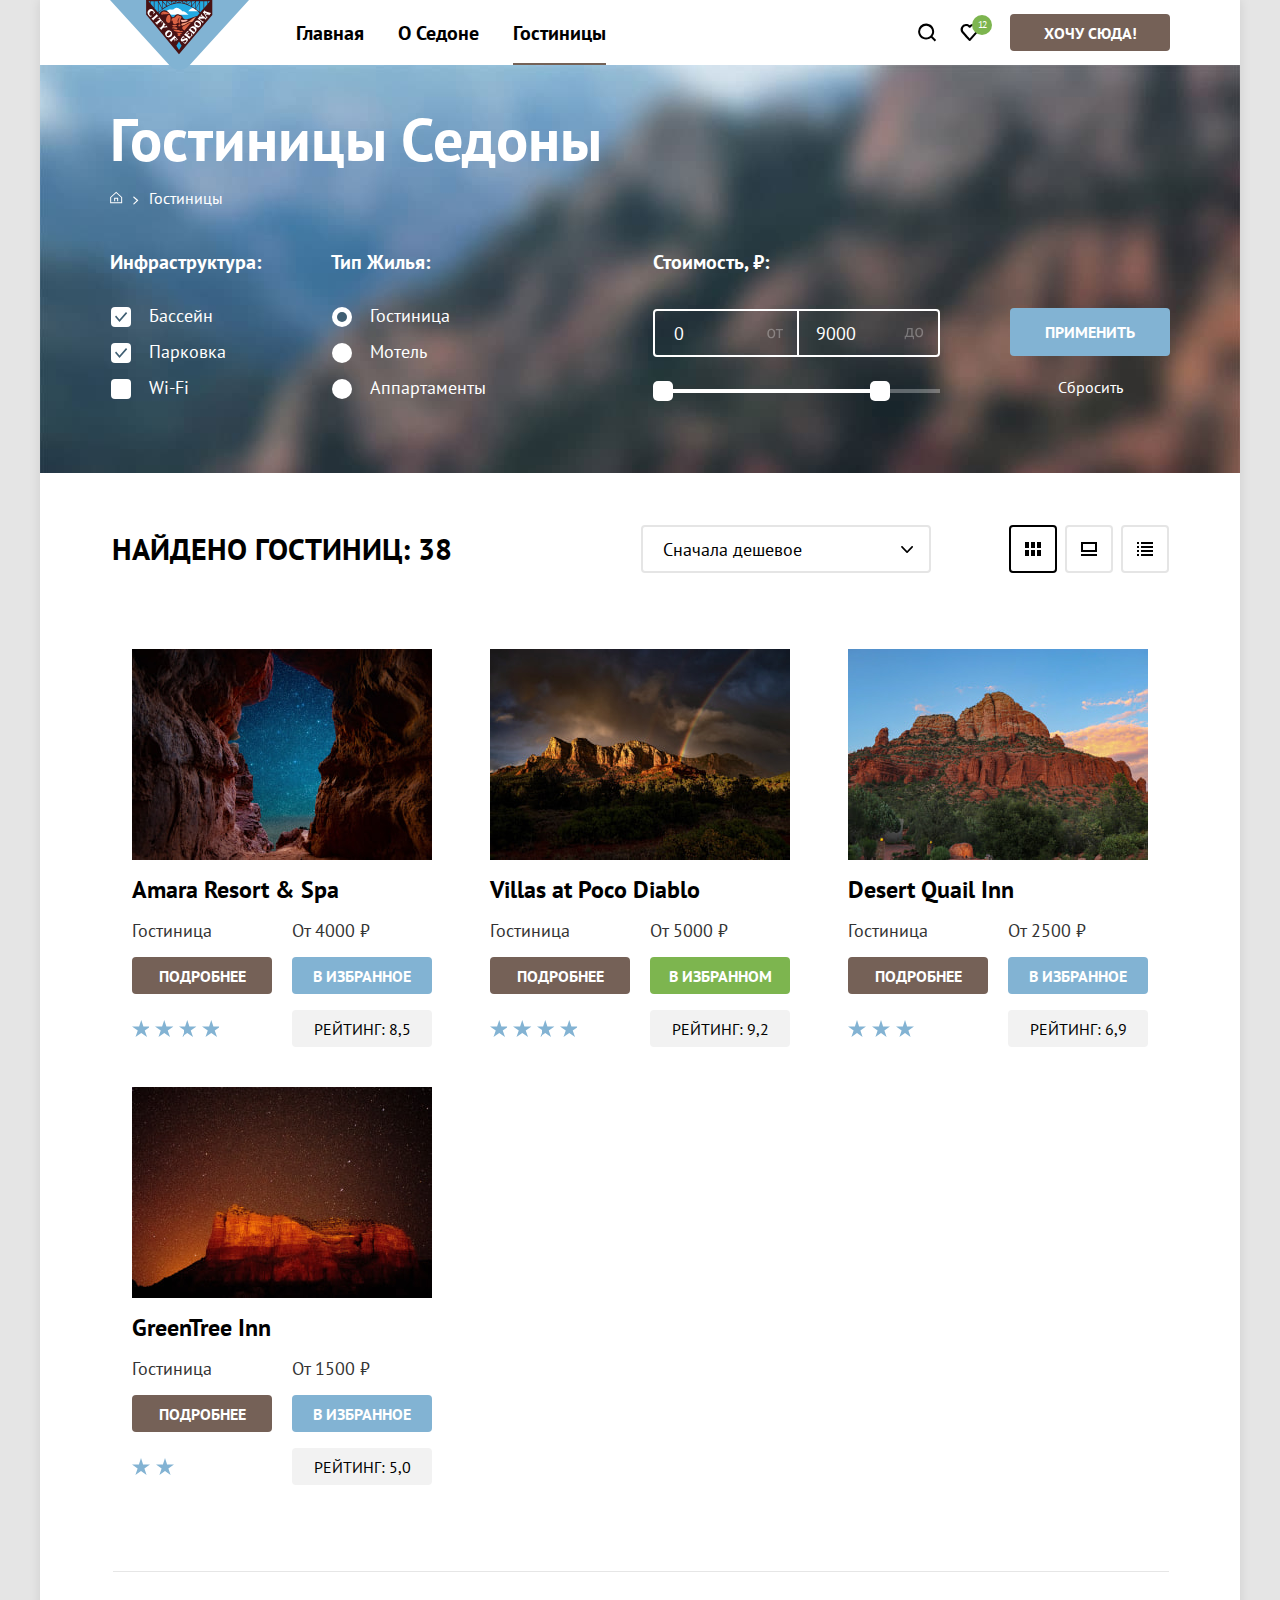
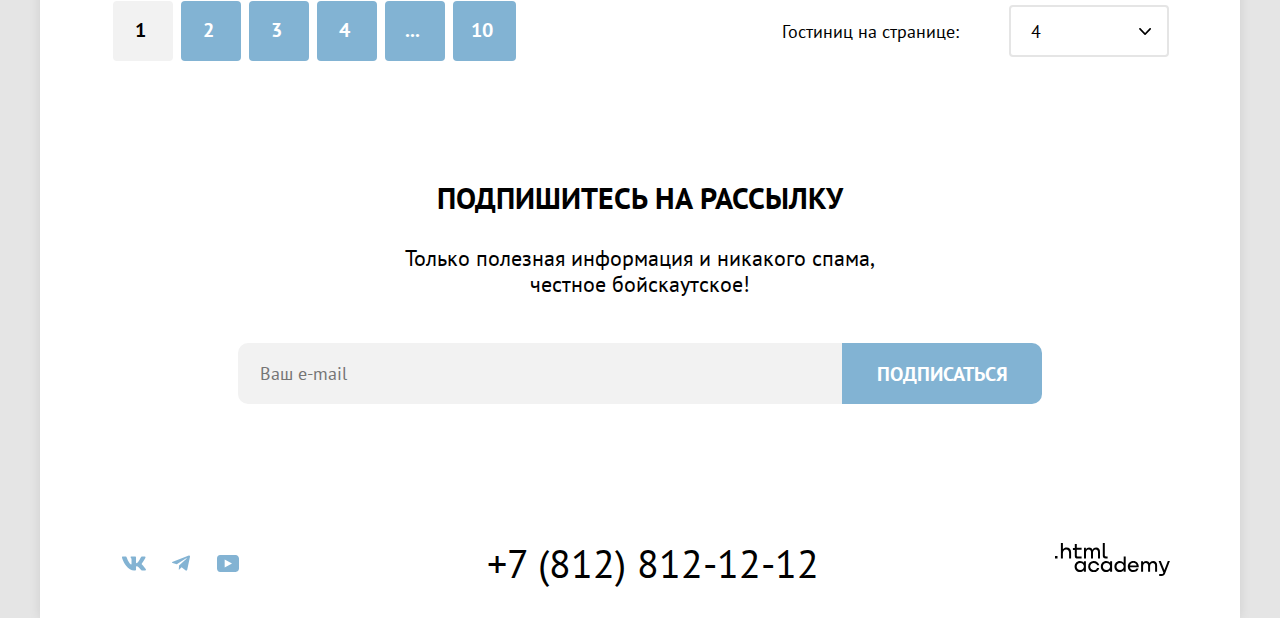
<file: catalog.html>
<!DOCTYPE html>
<html lang="ru">

<head>
  <meta charset="utf-8">
  <title>Каталог</title>
  <link rel="stylesheet" href="styles/styles.css">
  <link rel="icon" href="favicon.ico">
</head>

<body>
<div class="catalog-container">

  <!--Шапка-->

  <header class="main-header">
    <nav class="navigation">
      <a class="navigation-logo" href="index.html">
        <img class="main-header-logo" src="images/logo-sedona.svg" width="139"
             height="70"
             alt="Логотип сайта городка Седона.">
      </a>
      <ul class="navigation-list reset-list">
        <li class="navigation-item">
          <a class="navigation-link" href="index.html">Главная</a>
        </li>
        <li class="navigation-item">
          <a class="navigation-link" href="index.html#index-anchor">О Седоне</a>
        </li>
        <li class="navigation-item">
          <a class="navigation-link navigation-link-current-page"
             href="catalog.html">Гостиницы</a>
        </li>
      </ul>
      <ul class="navigation-user reset-list">
        <li class="navigation-item">
          <a class="navigation-link" href="#">
            <svg class="navigation-icon" aria-hidden="true" focusable="false"
                 width="19" height="19"
                 viewBox="0 0 19 19" fill="none"
                 xmlns="http://www.w3.org/2000/svg">
              <path
                d="m18.16 17.05-3.71-3.7c1-1.3 1.7-3 1.7-4.9 0-4.4-3.6-8-8.02-8a8.12 8.12 0 0 0-8.02 8.1c0 4.4 3.6 8 8.02 8 1.8 0 3.51-.6 4.91-1.7l3.71 3.7 1.4-1.5Zm-10.03-2.5c-3.3 0-6.02-2.7-6.02-6a6.03 6.03 0 0 1 12.04 0c0 3.3-2.71 6-6.02 6Z"
                fill="#000"/>
            </svg>
            <span class="visually-hidden">
                  Поиск.
                </span>
          </a>
        </li>
        <li class="navigation-item item-favorites">
          <a class="navigation-link" href="#">
            <svg class="navigation-icon" aria-hidden="true" focusable="false"
                 width="19" height="17"
                 viewBox="0 0 19 17" fill="none"
                 xmlns="http://www.w3.org/2000/svg">
              <path
                d="M9.58 17c-.3 0-.6-.1-.8-.4-5.42-6.1-6.72-7.5-7.03-7.9A5.4 5.4 0 0 1 6.16 0c1.31 0 2.51.5 3.52 1.3a5.47 5.47 0 0 1 9.03 4.1c0 1.3-.5 2.5-1.31 3.4l-7.02 7.9c-.2.2-.4.3-.8.3ZM3.56 7.5c.3.4 3.51 4 6.12 6.9l6.21-7c.5-.5.7-1.2.7-2 0-1.8-1.5-3.3-3.3-3.3-1 0-2 .5-2.71 1.3-.3.3-.6.4-.9.4-.3 0-.6-.2-.8-.4a3.7 3.7 0 0 0-2.71-1.3c-1.8 0-3.31 1.5-3.31 3.3-.1.9.3 1.6.7 2.1-.1 0-.1 0 0 0Z"
                fill="#000"/>
            </svg>
            <span class="visually-hidden">
                  Избранное.
                </span>
          </a>
        </li>
        <li class="navigation-item">
          <button class="button navigation-button button-type-1" type="button">
            Хочу сюда!
          </button>
        </li>
      </ul>
    </nav>
  </header>

  <main class="main-container main-inner">

    <!--Заголовок с хлебными крошками-->

    <div class="filters-section">
      <header class="inner-header">
        <h1 class="inner-header-title">Гостиницы Седоны</h1>
        <ol class="breadcrumbs reset-list">
          <li class="breadcrumbs-item">
            <a class="breadcrumbs-link" href="index.html">
              <svg class="breadcrumbs-home-icon" aria-hidden="true"
                   focusable="false" width="13" height="13"
                   viewBox="0 0 13 13" fill="none"
                   xmlns="http://www.w3.org/2000/svg">
                <path fill-rule="evenodd" clip-rule="evenodd"
                      d="m.16 6.15 6-5.5 6 5.5v6.2h-12v-6.2Zm1 .4v4.8h10v-4.8l-5-4.5-5 4.5Zm4 3.8h-1v-3.5h4v3.5h-1v-2.5h-2v2.5Z"/>
              </svg>
              <span class="visually-hidden">
                    Главная.
                  </span>
            </a>
          </li>
          <li class="breadcrumbs-item">
            <svg class="breadcrumbs-arrow-icon" aria-hidden="true"
                 focusable="false" width="6" height="9"
                 viewBox="0 0 6 9" fill="none"
                 xmlns="http://www.w3.org/2000/svg">
              <path
                d="M5.05 4.07 1.25.67c-.2-.2-.6-.2-.9 0-.3.2-.2.6 0 .8l3.3 3-3.2 3c-.2.2-.2.6 0 .8 0 .1.3.2.4.2.1 0 .3-.1.4-.2l3.8-3.4c.3-.2.3-.6 0-.8Z"/>
            </svg>
          </li>
          <li class="breadcrumbs-item">
            <a class="breadcrumbs-link navigation-link-current" href="#">Гостиницы</a>
          </li>
        </ol>
      </header>

      <!--Список жилья с фильтрами-->

      <section class="catalog-accommodation">
        <h2 class="visually-hidden">Список жилья с фильтрами.</h2>
        <form class="catalog-filter" action="https://echo.htmlacademy.ru/"
              method="get">

          <!--Фильтр Инфраструктура-->
          <div class="filters-wrapper">
            <fieldset class="catalog-filter-group">
              <legend class="catalog-filter-title">Инфраструктура:</legend>
              <ul class="catalog-filter-list reset-list">
                <li class="catalog-filter-item">
                  <label class="control">
                    <input class="visually-hidden control-input" type="checkbox"
                           name="Swimmingpool" checked>
                    <span class="control-mark"></span>
                    <span class="control-label">Бассейн</span>
                  </label>
                </li>
                <li class="catalog-filter-item">
                  <label class="control">
                    <input class="visually-hidden control-input" type="checkbox"
                           name="Parking" checked>
                    <span class="control-mark"></span>
                    <span class="control-label">Парковка</span>
                  </label>
                </li>
                <li class="catalog-filter-item">
                  <label class="control">
                    <input class="visually-hidden control-input" type="checkbox"
                           name="Wi-Fi">
                    <span class="control-mark"></span>
                    <span class="control-label">Wi-Fi</span>
                  </label>
                </li>
              </ul>
            </fieldset>

            <!--Фильтр Тип жилья-->

            <fieldset class="catalog-filter-group">
              <legend class="catalog-filter-title">Тип Жилья:</legend>
              <ul class="catalog-filter-list reset-list">
                <li class="catalog-filter-item">
                  <label class="control">
                    <input class="visually-hidden control-input" type="radio"
                           name="accommodation-type"
                           value="Hotel" checked>
                    <span class="control-mark"></span>
                    <span class="control-label">Гостиница</span>
                  </label>
                </li>
                <li class="catalog-filter-item">
                  <label class="control">
                    <input class="visually-hidden control-input" type="radio"
                           name="accommodation-type"
                           value="Motel">
                    <span class="control-mark"></span>
                    <span class="control-label">Мотель</span>
                  </label>
                </li>
                <li class="catalog-filter-item">
                  <label class="control">
                    <input class="visually-hidden control-input" type="radio"
                           name="accommodation-type"
                           value="Apartments">
                    <span class="control-mark"></span>
                    <span class="control-label">Аппартаменты</span>
                  </label>
                </li>
              </ul>
            </fieldset>

            <!--Фильтр Стоимость-->

            <fieldset class="catalog-filter-group">
              <legend class="catalog-filter-title">Стоимость, ₽:</legend>
              <div class="range-wrapper-inputs">
                <label class="catalog-filter-label">
                  <input class="range-input input-left" type="number" value="0"
                         name="min-price">
                </label>
                <label class="catalog-filter-label">
                  <input class="range-input input-right" type="number"
                         value="9000" name="max-price">
                </label>
              </div>
              <div class="range">
                <div class="range-scale">
                  <div class="range-bar" style="left: 0; width: 227px">
                    <button class="range-toggle toggle-min" type="button">
                      <span
                        class="visually-hidden">Изменить минимальную цену.</span>
                    </button>
                    <button class="range-toggle toggle-max" type="button">
                      <span
                        class="visually-hidden">Изменить максимальную цену.</span>
                    </button>
                  </div>
                </div>
              </div>
            </fieldset>

            <div class="filter-buttons-wrapper">
              <button class="button accept-button button-type-2" type="submit">
                Применить
              </button>
              <button class="button reset-button" type="reset">Сбросить</button>
            </div>
          </div>
        </form>
      </section>
    </div>

    <div class="catalog-sorter-wrapper">
      <span
        class="catalog-actual-filtration-quantity">Найдено гостиниц: 38</span>

      <!--Фильтр Сортировка-->

      <select class="select-control" aria-label="Сортировка">
        <option value="cheap">Сначала дешевое</option>
        <option value="popular">Сначала популярное</option>
        <option value="expensive">Сначала дорогое</option>
      </select>
      <a class="card-grid-toggle actual-toggle" href="#">
        <svg aria-hidden="true" focusable="false" width="16" height="14"
             viewBox="0 0 16 14" fill="none"
             xmlns="http://www.w3.org/2000/svg">
          <path
            d="M4 0H0v6h4V0ZM16 0h-4v6h4V0ZM10 0H6v6h4V0ZM4 8H0v6h4V8ZM16 8h-4v6h4V8ZM10 8H6v6h4V8Z"
            fill="#000"/>
        </svg>
        <span class="visually-hidden">Показать карточки.</span>
      </a>
      <a class="card-grid-toggle" href="#">
        <svg aria-hidden="true" focusable="false" width="16" height="14"
             viewBox="0 0 16 14" fill="none"
             xmlns="http://www.w3.org/2000/svg">
          <path d="M16 12H0v2h16v-2ZM14 2v6H2V2h12Zm2-2H0v10h16V0Z"
                fill="#000"/>
        </svg>
        <span class="visually-hidden">Показать отель.</span>
      </a>
      <a class="card-grid-toggle" href="#">
        <svg aria-hidden="true" focusable="false" width="16" height="14"
             viewBox="0 0 16 14" fill="none"
             xmlns="http://www.w3.org/2000/svg">
          <path
            d="M2 0H0v2h2V0ZM16 0H4v2h12V0ZM2 4H0v2h2V4ZM16 4H4v2h12V4ZM2 8H0v2h2V8ZM16 8H4v2h12V8ZM2 12H0v2h2v-2ZM16 12H4v2h12v-2Z"
            fill="#000"/>
        </svg>
        <span class="visually-hidden">Показать список.</span>
      </a>
    </div>

    <!--Карточки с жильём-->

    <ul class="accommodation-list reset-list accommodation-reset-margin">
      <li class="accommodation-card">
        <a class="accommodation-card-link" href="#">
          <img class="acommodation-card-image"
               src="images/catalog/hotel-amara-resort-spa.jpg" width="300"
               height="211"
               alt="Пейзаж с видом на ночное небо из пещеры в Седоне.">
          <h3 class="acommodation-card-title reset-list">Amara Resort & Spa</h3>
        </a>
        <p class="acommodation-card-type reset-list">Гостиница</p>
        <p class="accommodation-card-price reset-list">От 4000 ₽</p>
        <a class="accommodation-card-button reset-list button button-type-1"
           href="#">Подробнее</a>
        <button
          class="button accomodation-card-favorites-button reset-list button-type-2"
          type="button">В
          избранное
        </button>
        <div class="rating-area-four"></div>
        <p class="accommodation-actual-rating reset-list">Рейтинг: 8,5</p>
      </li>
      <li class="accommodation-card">
        <a class="accommodation-card-link" href="#">
          <img class="acommodation-card-image"
               src="images/catalog/hotel-villas-at-poco-diablo.jpg" width="300"
               height="211" alt="Пейзаж с видом на горы и радугу в Седоне.">
          <h3 class="acommodation-card-title reset-list">Villas at Poco
            Diablo</h3>
        </a>
        <p class="acommodation-card-type reset-list">Гостиница</p>
        <p class="accommodation-card-price reset-list">От 5000 ₽</p>
        <a class="accommodation-card-button button reset-list button-type-1"
           href="#">Подробнее</a>
        <button
          class="button accomodation-card-favorites-button-selected reset-list button-type-3"
          type="button">В
          избранном
        </button>
        <div class="rating-area-four"></div>
        <p class="accommodation-actual-rating reset-list">Рейтинг: 9,2</p>
      </li>
      <li class="accommodation-card">
        <a class="accommodation-card-link" href="#">
          <img class="acommodation-card-image"
               src="images/catalog/hotel-desert-quail-inn.jpg" width="300"
               height="211" alt="Пейзаж с видом скалы в Седоне.">
          <h3 class="acommodation-card-title reset-list">Desert Quail Inn</h3>
        </a>
        <p class="acommodation-card-type reset-list">Гостиница</p>
        <p class="accommodation-card-price reset-list">От 2500 ₽</p>
        <a class="accommodation-card-button button reset-list button-type-1"
           href="#">Подробнее</a>
        <button
          class="button accomodation-card-favorites-button reset-list button-type-2"
          type="button">В
          избранное
        </button>
        <div class="rating-area-three"></div>
        <p class="accommodation-actual-rating reset-list">Рейтинг: 6,9</p>
      </li>
      <li class="accommodation-card">
        <a class="accommodation-card-link" href="#">
          <img class="acommodation-card-image"
               src="images/catalog/hotel-greentree-inn.jpg" width="300"
               height="211"
               alt="Пейзаж с видом на ночное небо и горы в Седоне.">
          <h3 class="acommodation-card-title reset-list">GreenTree Inn</h3>
        </a>
        <p class="acommodation-card-type reset-list">Гостиница</p>
        <p class="accommodation-card-price reset-list">От 1500 ₽</p>
        <a class="accommodation-card-button button reset-list button-type-1"
           href="#">Подробнее</a>
        <button
          class="button accomodation-card-favorites-button reset-list button-type-2"
          type="button">В
          избранное
        </button>
        <div class="rating-area-two"></div>
        <p class="accommodation-actual-rating reset-list">Рейтинг: 5,0</p>
      </li>
    </ul>

    <!--Паггинация-->
    <div class="pagination-wrapper">

      <ul class="pagination reset-list">
        <li class="pagination-item">
          <a class="pagination-link pagination-current">1</a>
        </li>
        <li class="pagination-item">
          <a class="pagination-link button-type-2" href="#">2</a>
        </li>
        <li class="pagination-item">
          <a class="pagination-link button-type-2" href="#">3</a>
        </li>
        <li class="pagination-item">
          <a class="pagination-link button-type-2" href="#">4</a>
        </li>
        <li class="pagination-item">
          <a class="pagination-link button-type-2" href="#">...</a>
        </li>
        <li class="pagination-item">
          <a class="pagination-link button-type-2" href="#">10</a>
        </li>
      </ul>

      <!--Форма с количеством гостинец на странице-->

      <label class="accommodation-form-label" for="accommodation-on-page">Гостиниц
        на странице: </label>
      <select class="accommodation-on-page-select" name="accommodation-on-page"
              id="accommodation-on-page">
        <option value="4">4</option>
        <option value="3">3</option>
        <option value="2">2</option>
        <option value="1">1</option>
      </select>
    </div>

    <!--Подписка-->
    <section class="subscription-catalog">
      <h2 class="visually-hidden">Подписка.</h2>
      <p class="subscription-title-catalog">Подпишитесь на рассылку</p>
      <p class="subscription-subtitle-catalog">Только полезная информация и
        никакого спама, честное бойскаутское!
      </p>
      <form class="newsletter-form" action="https://echo.htmlacademy.ru/"
            method="post">
        <input class="field" placeholder="Ваш e-mail" type="email"
               name="newsletter-email" required>
        <button class="button newsletter-button button-type-2" type="submit">
          Подписаться
        </button>
      </form>
    </section>
  </main>

  <!--Футер-->

  <footer class="footer">

    <!--Социальные сети-->
    <section class="footer-social">
      <h2 class="visually-hidden">Социальные сети.</h2>
      <ul class="footer-social-list reset-list">
        <li class="footer-social-item">
          <a class="social-icons" href="https://vk.com/htmlacademy">
            <svg class="social-media" width="24" height="15" aria-hidden="true"
                 focusable="false"
                 viewBox="0 0 24 15" fill="none"
                 xmlns="http://www.w3.org/2000/svg">
              <path fill-rule="evenodd" clip-rule="evenodd"
                    d="M23.45 1.45c.17-.55 0-.95-.8-.95h-2.62c-.67 0-.98.35-1.14.73 0 0-1.34 3.2-3.23 5.27-.61.6-.89.8-1.22.8-.17 0-.42-.2-.42-.74V1.45c0-.66-.18-.95-.74-.95H9.15c-.42 0-.67.3-.67.6 0 .61.95.76 1.05 2.5v3.8c0 .84-.16.99-.5.99-.88 0-3.05-3.21-4.33-6.89-.25-.71-.5-1-1.17-1H.9c-.75 0-.9.35-.9.73 0 .68.89 4.07 4.14 8.55 2.18 3.06 5.23 4.72 8.01 4.72 1.67 0 1.88-.37 1.88-1v-2.32c0-.73.16-.88.69-.88.38 0 1.05.2 2.61 1.67 1.78 1.75 2.07 2.53 3.08 2.53h2.62c.75 0 1.13-.37.91-1.1-.24-.72-1.09-1.77-2.21-3.02-.62-.7-1.54-1.47-1.81-1.86-.4-.49-.28-.7 0-1.14 0 0 3.2-4.43 3.53-5.93Z"/>
            </svg>
            <span class="visually-hidden">Vkontakte.</span>
          </a>
        </li>
        <li class="footer-social-item">
          <a class="social-icons" href="https://t.me/htmlacademy">
            <svg class="social-media" width="18" height="16" aria-hidden="true"
                 focusable="false"
                 viewBox="0 0 18 16" fill="none"
                 xmlns="http://www.w3.org/2000/svg">
              <path
                d="M16.79.6.84 6.75c-1.09.43-1.08 1.04-.2 1.31l4.1 1.28 9.47-5.98c.44-.27.85-.12.52.18l-7.68 6.92-.28 4.22c.41 0 .6-.19.83-.41l1.99-1.93 4.13 3.05c.77.42 1.31.2 1.5-.7l2.72-12.8C18.22.77 17.5.27 16.79.59Z"/>
            </svg>
            <span class="visually-hidden">Telegram.</span>
          </a>
        </li>
        <li class="footer-social-item">
          <a class="social-icons"
             href="https://www.youtube.com/user/htmlacademyru">
            <svg class="social-media" width="22" height="17" aria-hidden="true"
                 focusable="false"
                 viewBox="0 0 22 17" fill="none"
                 xmlns="http://www.w3.org/2000/svg">
              <path
                d="M18.6 0H3.18C1.31 0 0 1.6 0 3.4v10.1C0 15.4 1.31 17 3.17 17h15.66c1.64 0 3.17-1.6 3.17-3.4V3.4C21.78 1.6 20.47 0 18.6 0ZM7.67 12.54V4.46L15 8.5l-7.33 4.04Z"/>
            </svg>
            <span class="visually-hidden">Youtube.</span>
          </a>
        </li>
      </ul>
    </section>

    <!--Контакты - Телефон-->

    <section class="footer-contacts">
      <h2 class="visually-hidden">Контакты.</h2>
      <a class="footer-contacts-phone" href="tel:+78128121212">+7 (812)
        812-12-12</a>
    </section>

    <!--Лого Html Academy-->

    <section class="footer-logo">
      <a class="footer-logo-htmlacademy" href="https://htmlacademy.ru/">
        <svg class="html-logo" width="115" height="33" aria-hidden="true"
             focusable="false" viewBox="0 0 115 33"
             fill="none" xmlns="http://www.w3.org/2000/svg">
          <path
            d="M0 12.9v2.6h2.5v-2.6H0ZM11.6 4.5c-1.6 0-2.8.7-3.6 1.7h-.1V0h-2v15.5h2v-5.3c0-2.1 1.3-3.6 3.3-3.6 1.8 0 2.9 1.4 2.9 3.2v5.7h2V9.4c.1-3-1.8-4.9-4.5-4.9ZM26.6 4.8h-4.8V1.1h-2v3.8h-1.9v2h1.9v6c0 1.7 1 2.7 2.7 2.7h4.1v-2h-3.7c-.7 0-1.1-.4-1.1-1.1V6.8h4.8v-2ZM41.1 4.6c-1.6 0-2.9.8-3.5 2.1h-.1c-.6-1.2-1.8-2.1-3.4-2.1-1.4 0-2.5.8-3.1 1.8h-.1V4.8H29v10.6h2V10c0-2 1-3.5 2.6-3.5 1.5 0 2.4 1 2.4 2.6v6.3h2V9.8c0-2.4 1.4-3.3 2.6-3.3 1.5 0 2.4 1 2.4 2.6v6.3h2V8.9c.1-2.5-1.4-4.3-3.9-4.3ZM47.8 12.7c0 1.7 1 2.7 2.8 2.7h2v-2h-1.7c-.7 0-1.1-.4-1.1-1.1V0h-2v12.7ZM28.9 19.7c-.9-1.1-2.2-1.8-3.9-1.8-3.1 0-5.4 2.3-5.4 5.6s2.3 5.6 5.4 5.6c1.8 0 3-.8 3.8-1.9h.1v1.6h2V18.2h-2v1.5Zm-3.6 7.4c-2.2 0-3.6-1.6-3.6-3.6s1.4-3.6 3.6-3.6 3.6 1.6 3.6 3.6c0 1.9-1.4 3.6-3.6 3.6ZM44.2 22c-.5-2.4-2.6-4.1-5.4-4.1a5.4 5.4 0 0 0-5.6 5.6c0 3.1 2.2 5.6 5.6 5.6 2.8 0 4.9-1.8 5.4-4.2h-2.1a3.4 3.4 0 0 1-3.3 2.3c-2.2 0-3.6-1.6-3.6-3.6s1.4-3.6 3.6-3.6c1.6 0 2.8 1 3.3 2.2h2.1V22ZM55.1 19.7c-.9-1.1-2.2-1.8-3.9-1.8-3.1 0-5.4 2.3-5.4 5.6s2.3 5.6 5.4 5.6c1.8 0 3-.8 3.8-1.9h.1v1.6h2V18.2h-2v1.5Zm-3.6 7.4c-2.2 0-3.6-1.6-3.6-3.6s1.4-3.6 3.6-3.6 3.6 1.6 3.6 3.6c0 1.9-1.5 3.6-3.6 3.6ZM68.7 19.8c-.9-1.1-2.2-1.9-3.9-1.9-3.1 0-5.4 2.3-5.4 5.6s2.2 5.6 5.4 5.6c1.7 0 3-.8 3.8-1.8h.1v1.5h2V13.4h-2v6.4Zm-3.6 7.3c-2.2 0-3.6-1.6-3.6-3.6s1.4-3.6 3.6-3.6 3.6 1.6 3.6 3.6c-.1 2-1.5 3.6-3.6 3.6ZM78.3 17.9c-3.3 0-5.5 2.5-5.5 5.6 0 3 2.1 5.6 5.5 5.6 2.5 0 4.5-1.3 5.2-3.6h-2.1c-.5 1-1.6 1.6-3 1.6-1.9 0-3.3-1.3-3.4-2.9h8.8c.2-3.6-2-6.3-5.5-6.3Zm0 1.9c1.7 0 3 1 3.3 2.6h-6.5c.3-1.5 1.5-2.6 3.2-2.6ZM98.2 17.9c-1.6 0-2.9.8-3.6 2h-.1c-.6-1.2-1.8-2-3.4-2-1.4 0-2.5.7-3.1 1.8v-1.5h-1.9v10.6h2v-5.4c0-2 1-3.4 2.6-3.5 1.5 0 2.4 1 2.4 2.6v6.3h2v-5.6c0-2.4 1.4-3.3 2.6-3.3 1.5 0 2.4 1 2.4 2.6v6.3h2v-6.5c.1-2.6-1.4-4.4-3.9-4.4ZM109.4 27l-3.6-8.9h-2.2l4.8 11.6c-.3.9-.7 1.2-1.7 1.2h-2.5v2h2.5c1.8 0 2.8-.8 3.5-2.6l4.7-12.2h-2.1l-3.4 8.9Z"/>
        </svg>
        <span class="visually-hidden">Логотип htmlacadem.</span>
      </a>
    </section>
  </footer>
</div>
</body>

</html>
</file>
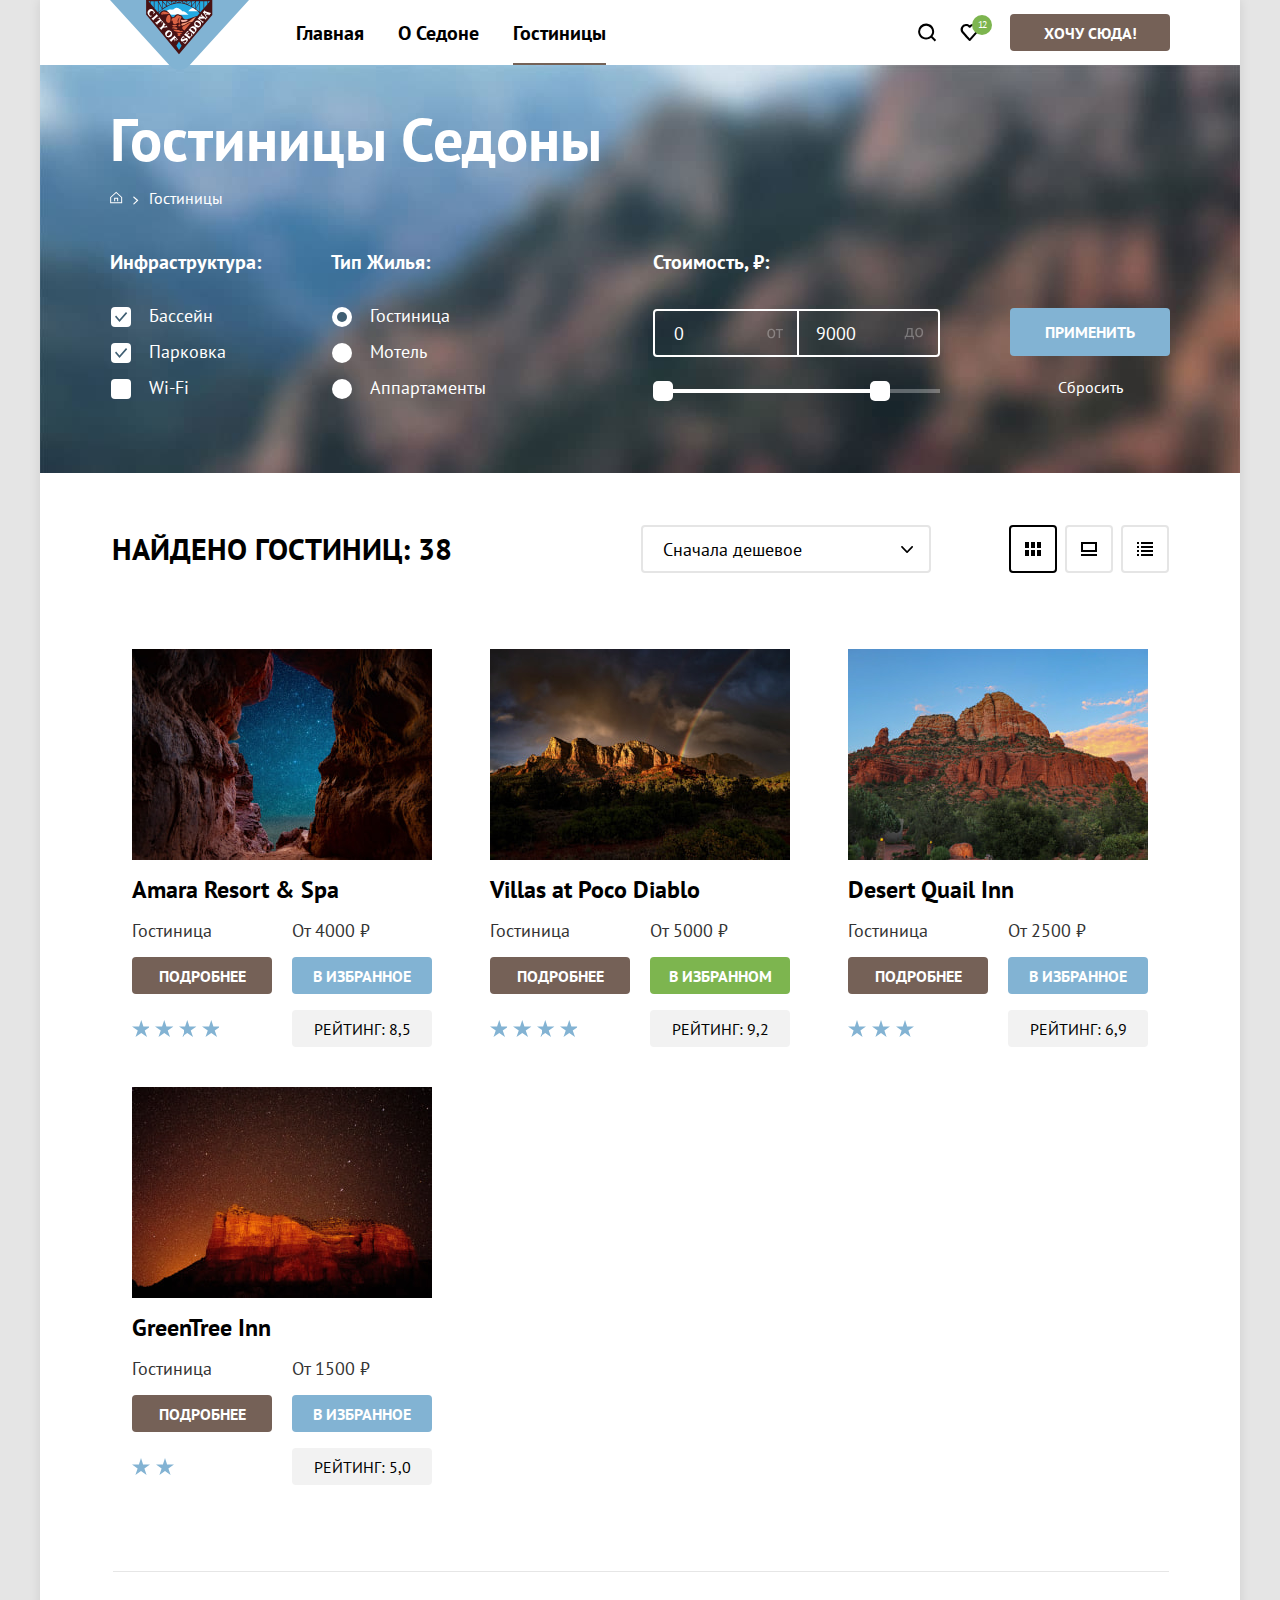
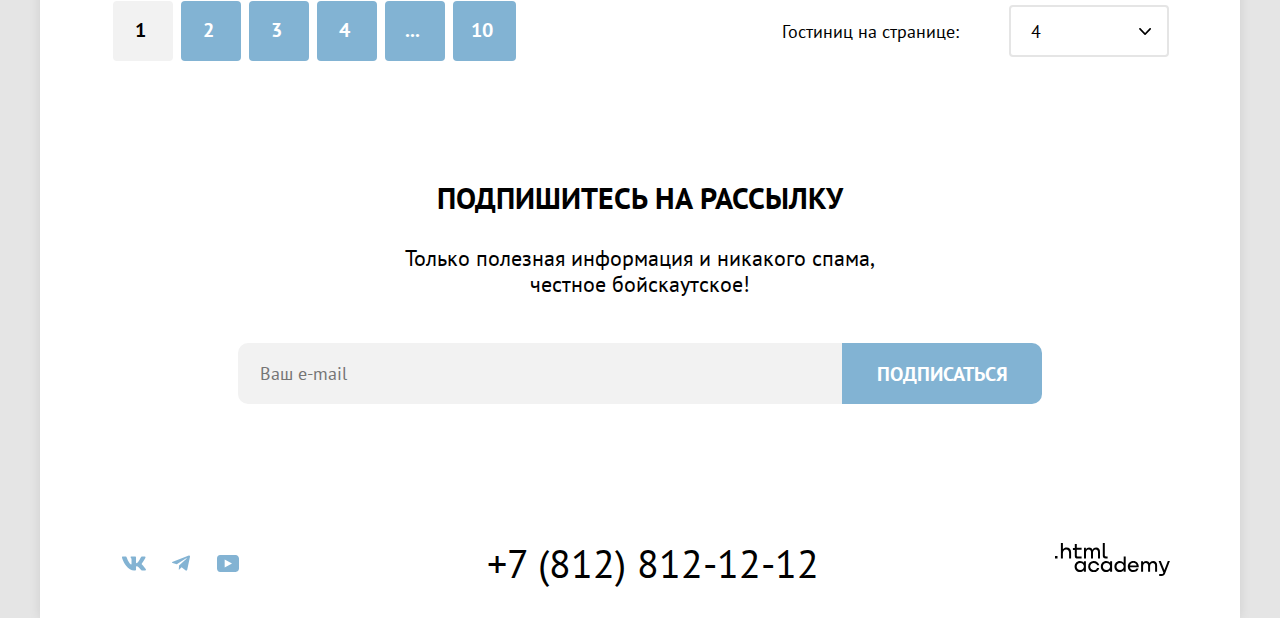
<file: master/catalog.html>
<!DOCTYPE html>
<html lang="ru">

<head>
  <meta charset="utf-8">
  <title>Каталог</title>
  <link rel="stylesheet" href="styles/styles.css">
  <link rel="icon" href="favicon.ico">
  <base href="https://htmlacademy-htmlcss.github.io/2046167-sedona-34/master/">
</head>

<body>
<div class="catalog-container">

  <!--Шапка-->

  <header class="main-header">
    <nav class="navigation">
      <a class="navigation-logo" href="index.html">
        <img class="main-header-logo" src="images/logo-sedona.svg" width="139"
             height="70"
             alt="Логотип сайта городка Седона.">
      </a>
      <ul class="navigation-list reset-list">
        <li class="navigation-item">
          <a class="navigation-link" href="index.html">Главная</a>
        </li>
        <li class="navigation-item">
          <a class="navigation-link" href="index.html#index-anchor">О Седоне</a>
        </li>
        <li class="navigation-item">
          <a class="navigation-link navigation-link-current-page"
             href="catalog.html">Гостиницы</a>
        </li>
      </ul>
      <ul class="navigation-user reset-list">
        <li class="navigation-item">
          <a class="navigation-link" href="#">
            <svg class="navigation-icon" aria-hidden="true" focusable="false"
                 width="19" height="19"
                 viewBox="0 0 19 19" fill="none"
                 xmlns="http://www.w3.org/2000/svg">
              <path
                d="m18.16 17.05-3.71-3.7c1-1.3 1.7-3 1.7-4.9 0-4.4-3.6-8-8.02-8a8.12 8.12 0 0 0-8.02 8.1c0 4.4 3.6 8 8.02 8 1.8 0 3.51-.6 4.91-1.7l3.71 3.7 1.4-1.5Zm-10.03-2.5c-3.3 0-6.02-2.7-6.02-6a6.03 6.03 0 0 1 12.04 0c0 3.3-2.71 6-6.02 6Z"
                fill="#000"/>
            </svg>
            <span class="visually-hidden">
                  Поиск.
                </span>
          </a>
        </li>
        <li class="navigation-item item-favorites">
          <a class="navigation-link" href="#">
            <svg class="navigation-icon" aria-hidden="true" focusable="false"
                 width="19" height="17"
                 viewBox="0 0 19 17" fill="none"
                 xmlns="http://www.w3.org/2000/svg">
              <path
                d="M9.58 17c-.3 0-.6-.1-.8-.4-5.42-6.1-6.72-7.5-7.03-7.9A5.4 5.4 0 0 1 6.16 0c1.31 0 2.51.5 3.52 1.3a5.47 5.47 0 0 1 9.03 4.1c0 1.3-.5 2.5-1.31 3.4l-7.02 7.9c-.2.2-.4.3-.8.3ZM3.56 7.5c.3.4 3.51 4 6.12 6.9l6.21-7c.5-.5.7-1.2.7-2 0-1.8-1.5-3.3-3.3-3.3-1 0-2 .5-2.71 1.3-.3.3-.6.4-.9.4-.3 0-.6-.2-.8-.4a3.7 3.7 0 0 0-2.71-1.3c-1.8 0-3.31 1.5-3.31 3.3-.1.9.3 1.6.7 2.1-.1 0-.1 0 0 0Z"
                fill="#000"/>
            </svg>
            <span class="visually-hidden">
                  Избранное.
                </span>
          </a>
        </li>
        <li class="navigation-item">
          <button class="button navigation-button button-type-1" type="button">
            Хочу сюда!
          </button>
        </li>
      </ul>
    </nav>
  </header>

  <main class="main-container main-inner">

    <!--Заголовок с хлебными крошками-->

    <div class="filters-section">
      <header class="inner-header">
        <h1 class="inner-header-title">Гостиницы Седоны</h1>
        <ol class="breadcrumbs reset-list">
          <li class="breadcrumbs-item">
            <a class="breadcrumbs-link" href="index.html">
              <svg class="breadcrumbs-home-icon" aria-hidden="true"
                   focusable="false" width="13" height="13"
                   viewBox="0 0 13 13" fill="none"
                   xmlns="http://www.w3.org/2000/svg">
                <path fill-rule="evenodd" clip-rule="evenodd"
                      d="m.16 6.15 6-5.5 6 5.5v6.2h-12v-6.2Zm1 .4v4.8h10v-4.8l-5-4.5-5 4.5Zm4 3.8h-1v-3.5h4v3.5h-1v-2.5h-2v2.5Z"/>
              </svg>
              <span class="visually-hidden">
                    Главная.
                  </span>
            </a>
          </li>
          <li class="breadcrumbs-item">
            <svg class="breadcrumbs-arrow-icon" aria-hidden="true"
                 focusable="false" width="6" height="9"
                 viewBox="0 0 6 9" fill="none"
                 xmlns="http://www.w3.org/2000/svg">
              <path
                d="M5.05 4.07 1.25.67c-.2-.2-.6-.2-.9 0-.3.2-.2.6 0 .8l3.3 3-3.2 3c-.2.2-.2.6 0 .8 0 .1.3.2.4.2.1 0 .3-.1.4-.2l3.8-3.4c.3-.2.3-.6 0-.8Z"/>
            </svg>
          </li>
          <li class="breadcrumbs-item">
            <a class="breadcrumbs-link navigation-link-current" href="#">Гостиницы</a>
          </li>
        </ol>
      </header>

      <!--Список жилья с фильтрами-->

      <section class="catalog-accommodation">
        <h2 class="visually-hidden">Список жилья с фильтрами.</h2>
        <form class="catalog-filter" action="https://echo.htmlacademy.ru/"
              method="get">

          <!--Фильтр Инфраструктура-->
          <div class="filters-wrapper">
            <fieldset class="catalog-filter-group">
              <legend class="catalog-filter-title">Инфраструктура:</legend>
              <ul class="catalog-filter-list reset-list">
                <li class="catalog-filter-item">
                  <label class="control">
                    <input class="visually-hidden control-input" type="checkbox"
                           name="Swimmingpool" checked>
                    <span class="control-mark"></span>
                    <span class="control-label">Бассейн</span>
                  </label>
                </li>
                <li class="catalog-filter-item">
                  <label class="control">
                    <input class="visually-hidden control-input" type="checkbox"
                           name="Parking" checked>
                    <span class="control-mark"></span>
                    <span class="control-label">Парковка</span>
                  </label>
                </li>
                <li class="catalog-filter-item">
                  <label class="control">
                    <input class="visually-hidden control-input" type="checkbox"
                           name="Wi-Fi">
                    <span class="control-mark"></span>
                    <span class="control-label">Wi-Fi</span>
                  </label>
                </li>
              </ul>
            </fieldset>

            <!--Фильтр Тип жилья-->

            <fieldset class="catalog-filter-group">
              <legend class="catalog-filter-title">Тип Жилья:</legend>
              <ul class="catalog-filter-list reset-list">
                <li class="catalog-filter-item">
                  <label class="control">
                    <input class="visually-hidden control-input" type="radio"
                           name="accommodation-type"
                           value="Hotel" checked>
                    <span class="control-mark"></span>
                    <span class="control-label">Гостиница</span>
                  </label>
                </li>
                <li class="catalog-filter-item">
                  <label class="control">
                    <input class="visually-hidden control-input" type="radio"
                           name="accommodation-type"
                           value="Motel">
                    <span class="control-mark"></span>
                    <span class="control-label">Мотель</span>
                  </label>
                </li>
                <li class="catalog-filter-item">
                  <label class="control">
                    <input class="visually-hidden control-input" type="radio"
                           name="accommodation-type"
                           value="Apartments">
                    <span class="control-mark"></span>
                    <span class="control-label">Аппартаменты</span>
                  </label>
                </li>
              </ul>
            </fieldset>

            <!--Фильтр Стоимость-->

            <fieldset class="catalog-filter-group">
              <legend class="catalog-filter-title">Стоимость, ₽:</legend>
              <div class="range-wrapper-inputs">
                <label class="catalog-filter-label">
                  <input class="range-input input-left" type="number" value="0"
                         name="min-price">
                </label>
                <label class="catalog-filter-label">
                  <input class="range-input input-right" type="number"
                         value="9000" name="max-price">
                </label>
              </div>
              <div class="range">
                <div class="range-scale">
                  <div class="range-bar" style="left: 0; width: 227px">
                    <button class="range-toggle toggle-min" type="button">
                      <span
                        class="visually-hidden">Изменить минимальную цену.</span>
                    </button>
                    <button class="range-toggle toggle-max" type="button">
                      <span
                        class="visually-hidden">Изменить максимальную цену.</span>
                    </button>
                  </div>
                </div>
              </div>
            </fieldset>

            <div class="filter-buttons-wrapper">
              <button class="button accept-button button-type-2" type="submit">
                Применить
              </button>
              <button class="button reset-button" type="reset">Сбросить</button>
            </div>
          </div>
        </form>
      </section>
    </div>

    <div class="catalog-sorter-wrapper">
      <span
        class="catalog-actual-filtration-quantity">Найдено гостиниц: 38</span>

      <!--Фильтр Сортировка-->

      <select class="select-control" aria-label="Сортировка">
        <option value="cheap">Сначала дешевое</option>
        <option value="popular">Сначала популярное</option>
        <option value="expensive">Сначала дорогое</option>
      </select>
      <a class="card-grid-toggle actual-toggle" href="#">
        <svg aria-hidden="true" focusable="false" width="16" height="14"
             viewBox="0 0 16 14" fill="none"
             xmlns="http://www.w3.org/2000/svg">
          <path
            d="M4 0H0v6h4V0ZM16 0h-4v6h4V0ZM10 0H6v6h4V0ZM4 8H0v6h4V8ZM16 8h-4v6h4V8ZM10 8H6v6h4V8Z"
            fill="#000"/>
        </svg>
        <span class="visually-hidden">Показать карточки.</span>
      </a>
      <a class="card-grid-toggle" href="#">
        <svg aria-hidden="true" focusable="false" width="16" height="14"
             viewBox="0 0 16 14" fill="none"
             xmlns="http://www.w3.org/2000/svg">
          <path d="M16 12H0v2h16v-2ZM14 2v6H2V2h12Zm2-2H0v10h16V0Z"
                fill="#000"/>
        </svg>
        <span class="visually-hidden">Показать отель.</span>
      </a>
      <a class="card-grid-toggle" href="#">
        <svg aria-hidden="true" focusable="false" width="16" height="14"
             viewBox="0 0 16 14" fill="none"
             xmlns="http://www.w3.org/2000/svg">
          <path
            d="M2 0H0v2h2V0ZM16 0H4v2h12V0ZM2 4H0v2h2V4ZM16 4H4v2h12V4ZM2 8H0v2h2V8ZM16 8H4v2h12V8ZM2 12H0v2h2v-2ZM16 12H4v2h12v-2Z"
            fill="#000"/>
        </svg>
        <span class="visually-hidden">Показать список.</span>
      </a>
    </div>

    <!--Карточки с жильём-->

    <ul class="accommodation-list reset-list accommodation-reset-margin">
      <li class="accommodation-card">
        <a class="accommodation-card-link" href="#">
          <img class="acommodation-card-image"
               src="images/catalog/hotel-amara-resort-spa.jpg" width="300"
               height="211"
               alt="Пейзаж с видом на ночное небо из пещеры в Седоне.">
          <h3 class="acommodation-card-title reset-list">Amara Resort & Spa</h3>
        </a>
        <p class="acommodation-card-type reset-list">Гостиница</p>
        <p class="accommodation-card-price reset-list">От 4000 ₽</p>
        <a class="accommodation-card-button reset-list button button-type-1"
           href="#">Подробнее</a>
        <button
          class="button accomodation-card-favorites-button reset-list button-type-2"
          type="button">В
          избранное
        </button>
        <div class="rating-area-four"></div>
        <p class="accommodation-actual-rating reset-list">Рейтинг: 8,5</p>
      </li>
      <li class="accommodation-card">
        <a class="accommodation-card-link" href="#">
          <img class="acommodation-card-image"
               src="images/catalog/hotel-villas-at-poco-diablo.jpg" width="300"
               height="211" alt="Пейзаж с видом на горы и радугу в Седоне.">
          <h3 class="acommodation-card-title reset-list">Villas at Poco
            Diablo</h3>
        </a>
        <p class="acommodation-card-type reset-list">Гостиница</p>
        <p class="accommodation-card-price reset-list">От 5000 ₽</p>
        <a class="accommodation-card-button button reset-list button-type-1"
           href="#">Подробнее</a>
        <button
          class="button accomodation-card-favorites-button-selected reset-list button-type-3"
          type="button">В
          избранном
        </button>
        <div class="rating-area-four"></div>
        <p class="accommodation-actual-rating reset-list">Рейтинг: 9,2</p>
      </li>
      <li class="accommodation-card">
        <a class="accommodation-card-link" href="#">
          <img class="acommodation-card-image"
               src="images/catalog/hotel-desert-quail-inn.jpg" width="300"
               height="211" alt="Пейзаж с видом скалы в Седоне.">
          <h3 class="acommodation-card-title reset-list">Desert Quail Inn</h3>
        </a>
        <p class="acommodation-card-type reset-list">Гостиница</p>
        <p class="accommodation-card-price reset-list">От 2500 ₽</p>
        <a class="accommodation-card-button button reset-list button-type-1"
           href="#">Подробнее</a>
        <button
          class="button accomodation-card-favorites-button reset-list button-type-2"
          type="button">В
          избранное
        </button>
        <div class="rating-area-three"></div>
        <p class="accommodation-actual-rating reset-list">Рейтинг: 6,9</p>
      </li>
      <li class="accommodation-card">
        <a class="accommodation-card-link" href="#">
          <img class="acommodation-card-image"
               src="images/catalog/hotel-greentree-inn.jpg" width="300"
               height="211"
               alt="Пейзаж с видом на ночное небо и горы в Седоне.">
          <h3 class="acommodation-card-title reset-list">GreenTree Inn</h3>
        </a>
        <p class="acommodation-card-type reset-list">Гостиница</p>
        <p class="accommodation-card-price reset-list">От 1500 ₽</p>
        <a class="accommodation-card-button button reset-list button-type-1"
           href="#">Подробнее</a>
        <button
          class="button accomodation-card-favorites-button reset-list button-type-2"
          type="button">В
          избранное
        </button>
        <div class="rating-area-two"></div>
        <p class="accommodation-actual-rating reset-list">Рейтинг: 5,0</p>
      </li>
    </ul>

    <!--Паггинация-->
    <div class="pagination-wrapper">

      <ul class="pagination reset-list">
        <li class="pagination-item">
          <a class="pagination-link pagination-current">1</a>
        </li>
        <li class="pagination-item">
          <a class="pagination-link button-type-2" href="#">2</a>
        </li>
        <li class="pagination-item">
          <a class="pagination-link button-type-2" href="#">3</a>
        </li>
        <li class="pagination-item">
          <a class="pagination-link button-type-2" href="#">4</a>
        </li>
        <li class="pagination-item">
          <a class="pagination-link button-type-2" href="#">...</a>
        </li>
        <li class="pagination-item">
          <a class="pagination-link button-type-2" href="#">10</a>
        </li>
      </ul>

      <!--Форма с количеством гостинец на странице-->

      <label class="accommodation-form-label" for="accommodation-on-page">Гостиниц
        на странице: </label>
      <select class="accommodation-on-page-select" name="accommodation-on-page"
              id="accommodation-on-page">
        <option value="4">4</option>
        <option value="3">3</option>
        <option value="2">2</option>
        <option value="1">1</option>
      </select>
    </div>

    <!--Подписка-->
    <section class="subscription-catalog">
      <h2 class="visually-hidden">Подписка.</h2>
      <p class="subscription-title-catalog">Подпишитесь на рассылку</p>
      <p class="subscription-subtitle-catalog">Только полезная информация и
        никакого спама, честное бойскаутское!
      </p>
      <form class="newsletter-form" action="https://echo.htmlacademy.ru/"
            method="post">
        <input class="field" placeholder="Ваш e-mail" type="email"
               name="newsletter-email" required>
        <button class="button newsletter-button button-type-2" type="submit">
          Подписаться
        </button>
      </form>
    </section>
  </main>

  <!--Футер-->

  <footer class="footer">

    <!--Социальные сети-->
    <section class="footer-social">
      <h2 class="visually-hidden">Социальные сети.</h2>
      <ul class="footer-social-list reset-list">
        <li class="footer-social-item">
          <a class="social-icons" href="https://vk.com/htmlacademy">
            <svg class="social-media" width="24" height="15" aria-hidden="true"
                 focusable="false"
                 viewBox="0 0 24 15" fill="none"
                 xmlns="http://www.w3.org/2000/svg">
              <path fill-rule="evenodd" clip-rule="evenodd"
                    d="M23.45 1.45c.17-.55 0-.95-.8-.95h-2.62c-.67 0-.98.35-1.14.73 0 0-1.34 3.2-3.23 5.27-.61.6-.89.8-1.22.8-.17 0-.42-.2-.42-.74V1.45c0-.66-.18-.95-.74-.95H9.15c-.42 0-.67.3-.67.6 0 .61.95.76 1.05 2.5v3.8c0 .84-.16.99-.5.99-.88 0-3.05-3.21-4.33-6.89-.25-.71-.5-1-1.17-1H.9c-.75 0-.9.35-.9.73 0 .68.89 4.07 4.14 8.55 2.18 3.06 5.23 4.72 8.01 4.72 1.67 0 1.88-.37 1.88-1v-2.32c0-.73.16-.88.69-.88.38 0 1.05.2 2.61 1.67 1.78 1.75 2.07 2.53 3.08 2.53h2.62c.75 0 1.13-.37.91-1.1-.24-.72-1.09-1.77-2.21-3.02-.62-.7-1.54-1.47-1.81-1.86-.4-.49-.28-.7 0-1.14 0 0 3.2-4.43 3.53-5.93Z"/>
            </svg>
            <span class="visually-hidden">Vkontakte.</span>
          </a>
        </li>
        <li class="footer-social-item">
          <a class="social-icons" href="https://t.me/htmlacademy">
            <svg class="social-media" width="18" height="16" aria-hidden="true"
                 focusable="false"
                 viewBox="0 0 18 16" fill="none"
                 xmlns="http://www.w3.org/2000/svg">
              <path
                d="M16.79.6.84 6.75c-1.09.43-1.08 1.04-.2 1.31l4.1 1.28 9.47-5.98c.44-.27.85-.12.52.18l-7.68 6.92-.28 4.22c.41 0 .6-.19.83-.41l1.99-1.93 4.13 3.05c.77.42 1.31.2 1.5-.7l2.72-12.8C18.22.77 17.5.27 16.79.59Z"/>
            </svg>
            <span class="visually-hidden">Telegram.</span>
          </a>
        </li>
        <li class="footer-social-item">
          <a class="social-icons"
             href="https://www.youtube.com/user/htmlacademyru">
            <svg class="social-media" width="22" height="17" aria-hidden="true"
                 focusable="false"
                 viewBox="0 0 22 17" fill="none"
                 xmlns="http://www.w3.org/2000/svg">
              <path
                d="M18.6 0H3.18C1.31 0 0 1.6 0 3.4v10.1C0 15.4 1.31 17 3.17 17h15.66c1.64 0 3.17-1.6 3.17-3.4V3.4C21.78 1.6 20.47 0 18.6 0ZM7.67 12.54V4.46L15 8.5l-7.33 4.04Z"/>
            </svg>
            <span class="visually-hidden">Youtube.</span>
          </a>
        </li>
      </ul>
    </section>

    <!--Контакты - Телефон-->

    <section class="footer-contacts">
      <h2 class="visually-hidden">Контакты.</h2>
      <a class="footer-contacts-phone" href="tel:+78128121212">+7 (812)
        812-12-12</a>
    </section>

    <!--Лого Html Academy-->

    <section class="footer-logo">
      <a class="footer-logo-htmlacademy" href="https://htmlacademy.ru/">
        <svg class="html-logo" width="115" height="33" aria-hidden="true"
             focusable="false" viewBox="0 0 115 33"
             fill="none" xmlns="http://www.w3.org/2000/svg">
          <path
            d="M0 12.9v2.6h2.5v-2.6H0ZM11.6 4.5c-1.6 0-2.8.7-3.6 1.7h-.1V0h-2v15.5h2v-5.3c0-2.1 1.3-3.6 3.3-3.6 1.8 0 2.9 1.4 2.9 3.2v5.7h2V9.4c.1-3-1.8-4.9-4.5-4.9ZM26.6 4.8h-4.8V1.1h-2v3.8h-1.9v2h1.9v6c0 1.7 1 2.7 2.7 2.7h4.1v-2h-3.7c-.7 0-1.1-.4-1.1-1.1V6.8h4.8v-2ZM41.1 4.6c-1.6 0-2.9.8-3.5 2.1h-.1c-.6-1.2-1.8-2.1-3.4-2.1-1.4 0-2.5.8-3.1 1.8h-.1V4.8H29v10.6h2V10c0-2 1-3.5 2.6-3.5 1.5 0 2.4 1 2.4 2.6v6.3h2V9.8c0-2.4 1.4-3.3 2.6-3.3 1.5 0 2.4 1 2.4 2.6v6.3h2V8.9c.1-2.5-1.4-4.3-3.9-4.3ZM47.8 12.7c0 1.7 1 2.7 2.8 2.7h2v-2h-1.7c-.7 0-1.1-.4-1.1-1.1V0h-2v12.7ZM28.9 19.7c-.9-1.1-2.2-1.8-3.9-1.8-3.1 0-5.4 2.3-5.4 5.6s2.3 5.6 5.4 5.6c1.8 0 3-.8 3.8-1.9h.1v1.6h2V18.2h-2v1.5Zm-3.6 7.4c-2.2 0-3.6-1.6-3.6-3.6s1.4-3.6 3.6-3.6 3.6 1.6 3.6 3.6c0 1.9-1.4 3.6-3.6 3.6ZM44.2 22c-.5-2.4-2.6-4.1-5.4-4.1a5.4 5.4 0 0 0-5.6 5.6c0 3.1 2.2 5.6 5.6 5.6 2.8 0 4.9-1.8 5.4-4.2h-2.1a3.4 3.4 0 0 1-3.3 2.3c-2.2 0-3.6-1.6-3.6-3.6s1.4-3.6 3.6-3.6c1.6 0 2.8 1 3.3 2.2h2.1V22ZM55.1 19.7c-.9-1.1-2.2-1.8-3.9-1.8-3.1 0-5.4 2.3-5.4 5.6s2.3 5.6 5.4 5.6c1.8 0 3-.8 3.8-1.9h.1v1.6h2V18.2h-2v1.5Zm-3.6 7.4c-2.2 0-3.6-1.6-3.6-3.6s1.4-3.6 3.6-3.6 3.6 1.6 3.6 3.6c0 1.9-1.5 3.6-3.6 3.6ZM68.7 19.8c-.9-1.1-2.2-1.9-3.9-1.9-3.1 0-5.4 2.3-5.4 5.6s2.2 5.6 5.4 5.6c1.7 0 3-.8 3.8-1.8h.1v1.5h2V13.4h-2v6.4Zm-3.6 7.3c-2.2 0-3.6-1.6-3.6-3.6s1.4-3.6 3.6-3.6 3.6 1.6 3.6 3.6c-.1 2-1.5 3.6-3.6 3.6ZM78.3 17.9c-3.3 0-5.5 2.5-5.5 5.6 0 3 2.1 5.6 5.5 5.6 2.5 0 4.5-1.3 5.2-3.6h-2.1c-.5 1-1.6 1.6-3 1.6-1.9 0-3.3-1.3-3.4-2.9h8.8c.2-3.6-2-6.3-5.5-6.3Zm0 1.9c1.7 0 3 1 3.3 2.6h-6.5c.3-1.5 1.5-2.6 3.2-2.6ZM98.2 17.9c-1.6 0-2.9.8-3.6 2h-.1c-.6-1.2-1.8-2-3.4-2-1.4 0-2.5.7-3.1 1.8v-1.5h-1.9v10.6h2v-5.4c0-2 1-3.4 2.6-3.5 1.5 0 2.4 1 2.4 2.6v6.3h2v-5.6c0-2.4 1.4-3.3 2.6-3.3 1.5 0 2.4 1 2.4 2.6v6.3h2v-6.5c.1-2.6-1.4-4.4-3.9-4.4ZM109.4 27l-3.6-8.9h-2.2l4.8 11.6c-.3.9-.7 1.2-1.7 1.2h-2.5v2h2.5c1.8 0 2.8-.8 3.5-2.6l4.7-12.2h-2.1l-3.4 8.9Z"/>
        </svg>
        <span class="visually-hidden">Логотип htmlacadem.</span>
      </a>
    </section>
  </footer>
</div>
</body>

</html>
</file>
<file: styles/styles.css>
@font-face {
  font-family: "PT Sans";
  font-style: normal;
  font-weight: 400;
  src: url("../fonts/ptsans-400.woff2") format("woff2");
  font-display: swap;
}

@font-face {
  font-family: "PT Sans";
  font-style: normal;
  font-weight: 700;
  src: url("../fonts/ptsans-700.woff2") format("woff2");
  font-display: swap;
}

html {
  height: 100%;
}

body {
  display: flex;
  flex-direction: column;
  margin: 0;
  min-height: 100%;
  font-family: "PT Sans", sans-serif;
  font-size: 18px;
  line-height: 21px;
  color: #000000;
  background-color: #E5E5E5;
}

.button {
  display: inline-block;
  box-sizing: border-box;
  font-family: inherit;
  border: none;
  cursor: pointer;
  color: #000000;
  background-color: #ffffff;
  text-decoration: none;
  text-transform: uppercase;
  border-radius: 4px;
}

.button-type-1:hover {
  background-color: #615048;
}

.button-type-2:hover {
  background-color: #68A2CA;
}

.button-type-3:hover {
  background-color: #6C9E42;
}

.button-type-1:active,
.button-type-2:active,
.button-type-3:active {
  color: rgba(255, 255, 255, 0.3);
}

.button-type-1:focus {
  background-color: #615048;
}

.button-type-2:focus {
  background-color: #68A2CA;
}

.button-type-3:focus {
  background-color: #6C9E42;
}

.button-type-1:disabled,
.button-type-2:disabled,
.button-type-3:disabled,
.newsletter-button:disabled,
.accept-button:disabled {
  background-color: #E5E5E5;
}

/* Шапка - index, catalog */

.main-header {
  background-color: var(--background-color);
}

.navigation {
  display: flex;
  width: 1200px;
  min-height: 70px;
  margin: 0 auto;
}

.navigation-list {
  display: flex;
  flex-wrap: wrap;
  width: 500px;
}

.navigation-user {
  display: flex;
  justify-content: flex-end;
  align-items: center;
  flex-wrap: wrap;
  min-width: 391px;
}

.navigation-icon {
  position: absolute;
  top: 0;
  right: 0;
  bottom: 0;
  left: 0;
  margin: auto;
}

.item-favorites {
  position: relative
}

.item-favorites::before {
  position: absolute;
  display: flex;
  justify-content: center;
  align-items: center;
  right: -2px;
  bottom: -2px;
  content: "12";
  width: 20px;
  height: 20px;
  font-size: 10px;
  line-height: 13px;
  letter-spacing: -0.1em;
  border-radius: 50%;
  color: #ffffff;
  background-color: #7DB54F;
  z-index: 2;
}

.navigation-link {
  position: relative;
  display: block;
  padding: 20px 17px 19px 17px;
  font-size: 20px;
  line-height: 26px;
  font-weight: 700;
  text-align: center;
  color: #000000;
  background-color: var(--background-color);
  text-decoration: none;
}

.navigation-link-current-page::before {
  position: absolute;
  right: 17px;
  bottom: 0;
  left: 17px;
  height: 2px;
  background-color: #756257;
  content: "";
}

.navigation-user .navigation-link {
  padding: 0;
  min-width: 42px;
}

.navigation-user.navigation-user {
  padding-bottom: 5px;
}

.navigation-button {
  display: block;
  padding: 0;
  margin: 0;
  margin-left: 20px;
  min-height: 37px;
  width: 160px;
  font-size: 16px;
  line-height: 20px;
  font-weight: 700;
  color: #ffffff;
  background-color: var(--Background-color-button-v1);
}

.main-header-logo {
  position: relative;
  display: block;
  margin-left: 70px;
  margin-right: 30px;
  width: 139px;
  z-index: 1;
}

/* Приветственное изображение SEDONA - index */

.welcome-picture {
  position: relative;
  display: flex;
  color: #000000;
  background-color: var(--background-color);
  background-image: url("../images/index/background-welcome.jpg");
  background-repeat: no-repeat;
  width: 1200px;
}

.welcome-picture-text {
  display: block;
  margin: 51px auto 82px;

}

.welcome-hero {
  display: flex;
  flex-direction: column;
  flex-wrap: wrap;
  align-items: center;
  padding-top: 63px;
  background-color: var(--background-color);
}

.welcome-hero-title {
  margin: 0;
  margin-bottom: 31px;
  width: 620px;
  font-size: 30px;
  line-height: 36px;
  font-weight: 700;
  text-align: center;
  text-transform: uppercase;
}

.welcome-hero-subtitle {
  margin: 0;
  margin-bottom: 90px;
  padding-left: 40px;
  padding-right: 40px;
  font-size: 22px;
  line-height: 26px;
  font-weight: 400;
  color: #333333;
  text-align: center;
}

.divider-pic {
  position: absolute;
  bottom: 0;
}

/* Сектор "Преимущества" - index */

.advantage-true-city,
.advantage-devils-bridge {
  display: flex;
  font-weight: 400;
  text-align: center;
}

.advantage-devils-bridge {
  flex-direction: row-reverse;
}

.advantage-devils-bridge-wrapper,
.advantage-true-city-wrapper {
  display: flex;
  flex-direction: column;
  padding: 92px 80px 0 80px;
  color: #ffffff;
  background-color: #82B3D3;
}

.advantage-true-city-title,
.advantage-devils-bridge-title {
  margin: 0 auto;
  margin-bottom: 30px;
  font-size: 24px;
  line-height: 28px;
  font-weight: 700;
  text-transform: uppercase;
}

.advantage-true-city-number,
.advantage-devils-bridge-number {
  margin: 0;
  margin-bottom: 30px;
}

.advantage-true-city-subtitle,
.advantage-devils-bridge-subtitle {
  margin: 0;
  margin-bottom: 92px;
}

.advantages-accommodation-food-souvenir-list,
.advantages-square-road-tourists-list {
  display: flex;
  justify-content: space-between;
}


.advantages-accommodation-food-souvenir-item,
.advantages-square-road-tourists-item {
  display: flex;
  flex-direction: column;
  width: 400px;
  min-height: 384px;
  padding: 0 85px;
  position: relative;
}

.accommodation-svg {
  background-repeat: no-repeat;
  position: absolute;
  top: 82px;
  right: 0;
  left: 0;
  margin: auto;
}

.food-svg {
  background-repeat: no-repeat;
  position: absolute;
  fill: #83B3D3;
  top: 81px;
  right: 0;
  left: 0;
  margin: auto;
}

.souvenir-svg {
  background-repeat: no-repeat;
  position: absolute;
  top: 79px;
  right: 0;
  left: 0;
  margin: auto;
}

.advantages-accommodation-food-souvenir,
.advantages-square-road-tourists {
  font-weight: 400;
  text-align: center;
}

.advantages-accommodation-food-souvenir-title,
.advantages-square-road-tourists-title {
  font-size: 24px;
  line-height: 28px;
  font-weight: 700;
  text-transform: uppercase;
}

.advantages-accommodation-food-souvenir-title {
  margin-top: 182px;
  margin-bottom: 30px;
}

.advantages-square-road-tourists-title {
  margin-top: 103px;
  margin-bottom: 30px;
}

.advantages-accommodation-food-souvenir-subtitle,
.advantages-square-road-tourists-subtitle {
  color: #333333;
  margin: 0;
  padding-bottom: 40px;
}

.advantages-square-road-tourists-number {
  margin: 0;
  margin-bottom: 30px;
}

.advantages-accommodation-food-souvenir-item:nth-child(2) {
  background-color: var(--background-color);
}

.advantages-accommodation-food-souvenir-item:first-child,
.advantages-accommodation-food-souvenir-item:last-child,
.advantages-square-road-tourists-item:first-child,
.advantages-square-road-tourists-item:last-child {
  color: #000000;
  background-color: rgba(131, 179, 211, 0.12);
}

.advantages-square-road-tourists-item:nth-child(2) {
  background-color: rgba(131, 179, 211, 0.2);
}

/* Сектор "Поиск гостиниц в седоне" - index */

.accommodation-search {
  display: flex;
  flex-wrap: wrap;
  flex-direction: column;
  align-items: center;
  padding: 91px 0 93px;
  text-align: center;
  background-color: var(--background-color);
  width: 100%;
}

.accommodation-search-title {
  margin: 0;
  margin-bottom: 29px;
  font-size: 30px;
  line-height: 36px;
  font-weight: 700;
  text-transform: uppercase;
}

.accommodation-search-subtitle {
  margin: 0;
  margin-bottom: 56px;
  padding-left: 40px;
  padding-right: 40px;
  font-size: 22px;
  line-height: 26px;
  font-weight: 400;
  color: #333333;
}

.accommodation-search-button {
  width: 574px;
  min-height: 60px;
  font-size: 20px;
  line-height: 36px;
  font-weight: 700;
  color: #ffffff;
  background-color: var(--Background-color-button-v1);
  border-radius: 4px;
}

/* Сектор "подписка" - index */

.subscription {
  display: flex;
  flex-wrap: wrap;
  flex-direction: column;
  align-items: center;
  padding: 94px 0 94px;
  text-align: center;
  color: #ffffff;
  background-color: #000000;
  background-image: url("../images/index/background-index.jpg");
  background-repeat: no-repeat;
  background-size: cover;
}

.subscription-title {
  margin: 0;
  margin-bottom: 29px;
  font-size: 30px;
  line-height: 36px;
  font-weight: 700;
  text-transform: uppercase;
}

.subscription-subtitle {
  margin: 0;
  margin-bottom: 46px;
  padding-left: 40px;
  padding-right: 40px;
  width: 475px;
  font-size: 22px;
  line-height: 26px;
  font-weight: 400;
}

.newsletter-form {
  display: flex;
  justify-content: center;
}

.newsletter-button {
  font-size: 20px;
  line-height: 36px;
  font-weight: 700;
  color: #ffffff;
  background-color: var(--Background-color-button-v2);
  min-width: 200px;
  border-radius: 0;
  border-bottom-right-radius: 10px;
  border-top-right-radius: 10px;
}

.field {
  font-family: inherit;
  font-size: 18px;
  padding: 20px 22px 20px;
  line-height: 21px;
  font-weight: 400;
  background-color: #F2F2F2;
  border: none;
  min-width: 560px;
  border-bottom-left-radius: 10px;
  border-top-left-radius: 10px;
}

.field:hover,
.field:focus {
  outline: none;
  box-shadow: inset 0 0 0 2px #68A2CA;
}

.field:active {
  box-shadow: inset 0 0 0 2px #000000;
}

.field:disabled {
  box-shadow: inset 0 0 0 2px rgba(0, 0, 0, 0.3);
}

/* Футтер - index, catalog*/

.footer {
  display: flex;
  justify-content: space-between;
  padding: 40px 70px 30px;
}

.footer-contacts-phone {
  display: block;
  text-align: center;
  font-size: 40px;
  line-height: 40px;
  font-weight: 400;
  text-decoration: none;
  color: #000000;
  background-color: var(--background-color);
}

.footer-social-list {
  display: flex;
  flex-wrap: wrap;
  justify-content: center;
  align-items: center;
}

.social-icons {
  display: flex;
  align-items: center;
  justify-content: center;
  width: 47px;
  height: 40px;
}

.social-media {
  fill: #83B3D3;
}

.social-media:hover {
  fill: #68A2CA;
}

.social-media:focus {
  fill: #68A2CA;
}

.social-media:active {
  fill: rgba(104, 162, 202, 0.3);
}

.footer-contacts-phone {
  width: 720px;
}

.footer-contacts-phone:hover {
  color: #756157;
}

.footer-contacts-phone:focus {
  color: #756157;
}

.footer-contacts-phone:active {
  color: rgba(117, 97, 87, 0.3);
}

.footer-logo {
  padding-bottom: 8px;
  width: 115px;
}

.html-logo {
  fill: #000000;
}

.html-logo:hover {
  fill: #756157;
}

.html-logo:focus {
  fill: #756157;
}

.html-logo:active {
  fill: rgba(117, 97, 87, 0.3);
}

/* Модальное окно */

.modal-container {
  position: fixed;
  top: 0;
  left: 0;
  display: flex;
  width: 100%;
  height: 100%;
  background-color: rgba(242, 242, 242, 0.8);
  z-index: 2;
}

.modal-container-close {
  display: none;
}

.modal {
  position: relative;
  margin: auto;
  padding: 70px;
  padding-top: 64px;
  background-color: #ffffff;
  box-shadow: 0 25px 50px rgba(0, 0, 0, 0.15);
  border-radius: 30px;
}

.modal-booking {
  width: 575px;
}

.modal-close-button {
  position: absolute;
  padding: 0;
  top: 54px;
  right: 70px;
  width: 53px;
  height: 53px;
  border-radius: 50%;
  background-color: #F2F2F2;
  border: none;
  cursor: pointer;
}

.modal-close-cross {
  fill: #000000;
}

.modal-close-button:hover {
  background-color: #E6E6E6;
}

.modal-close-button:focus {
  background-color: #E6E6E6;
  outline: 3px solid #83B3D3;
}

.modal-close-button:active,
.modal-close-button:active .modal-close-cross {
  background-color: #E6E6E6;
  fill: rgba(0, 0, 0, 0.3);
}

.modal-title {
  margin: 0;
  margin-bottom: 63px;
  font-size: 30px;
  line-height: 36px;
  font-weight: 700;
  color: #000000;
  text-transform: uppercase;
}

.field-group,
.people-counter-form-field {
  margin: 0;
  padding: 0;
  display: flex;
  justify-content: space-between;
  align-items: center;
  position: relative;
}

.date-from,
.date-to,
.people-counter-adult,
.people-counter-children {
  font-size: 20px;
  line-height: 26px;
  font-weight: 700;
}

.date-form-field {
  padding: 0 19px;
  background-image: url("../images/icons/modal-icon-date.svg");
  background-repeat: no-repeat;
  background-position: right 17px center;
}

.people-counter-adult {
  margin-right: 64px;
  position: relative;
}

.people-counter-children {
  padding-right: 43px;
  width: 54px;
  height: 50px;
  display: flex;
  align-items: center;
  position: relative;
}

.people-counter-button {
  position: absolute;
  padding: 0;
  width: 25px;
  height: 25px;
  border-radius: 4px;
  border: none;
  cursor: pointer;
}

.modal-counter-icon {
  display: block;
  margin: 0 auto;
  fill: rgba(0, 0, 0, 0.3);
}

.people-counter-button:hover .modal-counter-icon {
  fill: rgba(0, 0, 0, 1);
}

.people-counter-button:focus {
  outline: none;
  box-shadow: inset 0 0 0 3px #83B3D3;
}

.people-counter-button:focus .modal-counter-icon {
  fill: #000000;
}

.people-counter-button:active .modal-counter-icon {
  fill: rgba(0, 0, 0, 0.2);
}

.minus-adults {
  bottom: 12px;
  left: 163px;
  z-index: 1;
}

.plus-adults {
  bottom: 12px;
  left: 253px;
  z-index: 1;
}

.minus-children {
  bottom: 12px;
  left: 450px;
  z-index: 1;
}

.plus-children {
  bottom: 12px;
  left: 540px;
  z-index: 1;
}

.date-form-field,
.people-counter-form-field {
  width: 382px;
  min-height: 50px;
  background-color: #F2F2F2;
  border: none;
  border-radius: 4px;
  font-size: 18px;
  line-height: 21px;
  font-weight: 400;
  font: inherit;
  color: #000000;
  appearance: none;
}

.people-counter-form-field:nth-of-type(1) {
  margin-right: 56px;
}

.date-form-field:hover {
  background-color: #E6E6E6;
}

.date-form-field:focus {
  background-color: #E6E6E6;
  outline: 3px solid #83B3D3;
}

.date-form-field:active {
  background-color: #ffffff;
  outline: 2px solid #000000;
}

.date-form-field::placeholder,
.people-counter-form-field::placeholder {
  color: #000000;
}

.people-counter-form-field::-webkit-outer-spin-button,
.people-counter-form-field::-webkit-inner-spin-button {
  appearance: none;
  margin: 0;
}

.people-counter-form-field[type="number"] {
  -moz-appearance: textfield;
}

.people-counter-form-field {
  width: 133px;
  text-align: center;
}

.modal-message-warning,
.modal-message {
  font-size: 16px;
  line-height: 21px;
  display: flex;
  width: 420px;
  margin-left: auto;
  min-height: 29px;
  align-items: flex-end;
  margin-bottom: 11px;
}

.modal-message-warning {
  color: rgba(255, 87, 87, 1);
}

.modal-search-button {
  font-size: 20px;
  line-height: 36px;
  font-weight: 700;
  color: #ffffff;
  background-color: var(--Background-color-button-v2);
  width: 100%;
  height: 60px;
  padding: 12px 0 12px;
  text-align: center;
  border-radius: 10px;
  margin-top: 40px;
}

.modal-search-button:hover {
  background-color: #68A2CA;
}

.modal-search-button:focus {
  outline: 3px solid #756257;
}

.modal-search-button:active {
  outline: none;
  color: rgba(255, 255, 255, 0.3);
}


/* tooltip */

.tooltip-toggle {
  border: none;
  background-color: transparent;
  padding: 0;
  margin: 0;
  top: 12px;
  right: 18px;
  display: block;
  position: absolute;
}

.tooltip-icon {
  width: 100%;
  height: 100%;
  display: block;
  fill: #83B3D3;
}

.tooltip-toggle:hover .tooltip-icon {
  fill: #68A2CA;
  cursor: pointer;
}

.tooltip-text {
  background-color: #333333;
  color: #ffffff;
  font-size: 16px;
  line-height: 22px;
  font-weight: 400;
  text-transform: none;
  padding: 15px 18px 18px 22px;
  width: 216px;
  box-shadow: 0 15px 30px rgba(0, 0, 0, 0.3);
  border-radius: 10px;
  position: absolute;
  top: 50px;
  left: -62px;
  z-index: 1;
  display: none;
}

.tooltip-toggle:hover + .tooltip-text,
.tooltip-toggle:focus + .tooltip-text {
  display: block;
}

.tooltip-text:after {
  content: '';
  background-image: url("../images/icons/tooltip-arrow.svg");
  width: 19px;
  height: 9px;
  position: absolute;
  bottom: 100%;
  left: 0;
  right: 0;
  margin-left: auto;
  margin-right: auto;
}

/* Секция с фильтрами - catalog */

.filters-section {
  display: flex;
  flex-direction: column;
  color: #ffffff;
  background-color: #000000;
  background-image: url("../images/catalog/background-catalog.jpg");
  background-repeat: no-repeat;
  background-size: cover;
  padding: 70px;
  padding-top: 35px;
  margin-bottom: 52px;
}

.inner-header-title {
  margin: 0;
  margin-bottom: 10px;
  font-size: 60px;
  line-height: 78px;
  font-weight: 700;
}

/* Хлебные крошки -catalog */

.breadcrumbs.breadcrumbs {
  display: flex;
  margin-bottom: 40px;
  color: #ffffff;
}

.breadcrumbs-link {
  display: block;
  margin-right: 10px;
  color: inherit;
  font-size: 16px;
  line-height: 21px;
  font-weight: 400;
  text-decoration: none;
  cursor: pointer;
}

.breadcrumbs-arrow-icon {
  margin-right: 10px;
}

.breadcrumbs-home-icon,
.breadcrumbs-arrow-icon {
  fill: #ffffff;
}

.breadcrumbs-home-icon:hover,
.breadcrumbs-link:hover {
  fill: rgba(255, 255, 255, 0.6);
  color: rgba(255, 255, 255, 0.6);
}

.breadcrumbs-home-icon:active,
.breadcrumbs-link:active {
  fill: rgba(255, 255, 255, 0.3);
  color: rgba(255, 255, 255, 0.3);
}

.filters-wrapper {
  display: flex;
}

.catalog-filter-group {
  margin: 0;
  margin-right: 70px;
  padding: 0;
  border: none;
}

.catalog-filter-group:nth-child(2) {
  margin-right: 167px;
}

.catalog-filter-title {
  font-size: 20px;
  padding: 0;
  line-height: 26px;
  font-weight: 700;
  margin-bottom: 30px;
}

/* Фильтры: Инфраструктура, Тип Жилья */

.control {
  position: relative;
  display: block;
  padding-left: 39px;
  cursor: pointer;
}

.control-mark {
  position: absolute;
  top: 2px;
  left: 1px;
  width: 20px;
  height: 20px;
  background-color: #ffffff;
  border-radius: 4px;
}

.control-input[type="checkbox"]:hover + .control-mark {
  background-color: rgba(255, 255, 255, 0.6);
}

.control-input[type="checkbox"]:active + .control-mark {
  background-color: rgba(255, 255, 255, 0.3);
}

.control-input[type="checkbox"]:focus + .control-mark {
  box-shadow: 0 0 0 3px #83B3D3;
  background-color: rgba(255, 255, 255, 0.6);
}

.control-input[type="radio"]:checked:focus + .control-mark {
  box-shadow: 0 0 0 3px #83B3D3;
}

.control-input[type="radio"]:focus + .control-mark {
  box-shadow: inset 0 0 0 3px #83B3D3;
}

.control-input[type="checkbox"]:checked + .control-mark::after {
  position: absolute;
  top: -2px;
  left: 4px;
  content: url("../images/icons/icon-checkbox.svg");
  display: block;
}

.control-input[type="radio"] + .control-mark {
  border-radius: 50%;
}

.control-input[type="radio"]:checked + .control-mark::before {
  position: absolute;
  top: 5px;
  left: 5px;
  width: 10px;
  height: 10px;
  background-color: rgba(63, 94, 114, 1);
  border-radius: 50%;
  content: "";
}

.control-input {
  font-size: 18px;
  line-height: 21px;
  font-weight: 400;
}

.catalog-filter-item:not(:last-child) {
  margin-bottom: 15px;
}

/* Выбор цены */

.range-scale {
  position: relative;
  height: 4px;
  margin-top: 32px;
  margin-bottom: 10px;
  background-color: rgba(255, 255, 255, 0.3);
}

.range-bar {
  position: absolute;
  height: 4px;
  background-color: #ffffff;
}

.range-toggle {
  position: absolute;
  width: 20px;
  height: 20px;
  background: #ffffff;
  border: none;
  border-radius: 5px;
  cursor: pointer;
}

.range-toggle:hover,
.range-toggle:focus {
  box-shadow: 0 4px 10px rgba(0, 0, 0, 0.25);
}

.range-toggle:focus {
  outline: 3px solid #83B3D3;
}

.range-toggle:active {
  box-shadow: 0 7px 15px rgba(0, 0, 0, 0.4);
}

.toggle-min {
  top: -8px;
  left: 0;
}

.toggle-max {
  top: -8px;
  right: -10px;
}

.range-wrapper-inputs {
  display: flex;
  width: 287px;
  margin-top: 4px;
}

.catalog-filter-label {
  display: flex;
  height: 48px;
  position: relative;
}

.range-input {
  width: 100%;
  padding: 0;
  font: inherit;
  color: #ffffff;
  background-color: transparent;
  border: 2px solid #ffffff;
}

.input-left {
  border-bottom-left-radius: 4px;
  border-top-left-radius: 4px;
  border-right: 1px solid #ffffff;
  padding-left: 19px;
  padding-right: 19px;
  background-image: url("../images/icons/icon-price-from.svg");
  background-repeat: no-repeat;
  background-position: right 14px center;
}

.input-right {
  border-bottom-right-radius: 4px;
  border-top-right-radius: 4px;
  border-left: 1px solid #ffffff;
  padding-left: 17px;
  padding-right: 17px;
  background-image: url("../images/icons/icon-price-to.svg");
  background-repeat: no-repeat;
  background-position: right 14px center;
}

.range-input:hover {
  border: 2px solid rgba(255, 255, 255, 0.6);
}

.input-left:focus,
.input-right:focus {
  outline: 3px solid #81B3D2;
  box-shadow: 0 0 0 3px #81B3D2 inset;
}

.range-input:active {
  background-color: #756257;
  box-shadow: none;
  outline: none;
  border: 2px solid #ffffff;
}

.range-input::-webkit-outer-spin-button,
.range-input::-webkit-inner-spin-button {
  appearance: none;
  margin: 0;
}

.range-input[type="number"] {
  -moz-appearance: textfield;
}

/* Кнопки в фильтрах */

.filter-buttons-wrapper {
  display: flex;
  flex-direction: column;
  justify-items: center;
  align-items: center;
  justify-content: flex-end;
}

.accept-button {
  min-width: 160px;
  padding: 14px 15px;
  margin-bottom: 15px;
}

.accept-button,
.accomodation-card-favorites-button {
  font-size: 16px;
  line-height: 20px;
  font-weight: 700;
  color: #ffffff;
  background-color: var(--Background-color-button-v2);
}

.reset-button {
  padding: 0;
  font-size: 16px;
  line-height: 20px;
  font-weight: 400;
  width: 100px;
  height: 32px;
  color: #ffffff;
  background-color: transparent;
  text-transform: none;
}

.reset-button:hover {
  color: rgba(255, 255, 255, 0.6)
}

.reset-button:focus {
  outline: none;
  box-shadow: 0 0 0 3px #83B3D3 inset;
}

.reset-button:active {
  color: rgba(255, 255, 255, 0.3);
}

.catalog-sorter-wrapper {
  display: flex;
  flex-wrap: wrap;
  margin-bottom: 56px;
  padding-left: 72px;
  padding-right: 71px;
  background-color: var(--background-color);
}

.catalog-actual-filtration-quantity {
  display: flex;
  align-items: center;
  width: 500px;
  justify-content: flex-start;
  margin-right: auto;
  font-size: 30px;
  line-height: 36px;
  font-weight: 700;
  text-transform: uppercase;
  word-wrap: break-word;
}

.card-grid-toggle {
  display: flex;
  align-items: center;
  justify-content: center;
  width: 44px;
  height: 44px;
  margin-right: 8px;
  border: 2px solid #E5E5E5;
  border-radius: 4px;
}

.actual-toggle {
  border: 2px solid #000000;
}

.card-grid-toggle:focus {
  border: 2px solid #68A2CA;
  outline: none;
}

.card-grid-toggle:hover {
  border: 2px solid #000000;
}

.card-grid-toggle:active {
  border: 2px solid #000000;
}

.card-grid-toggle:last-child {
  margin: 0;
}

.select-control {
  margin-right: 78px;
  padding-left: 20px;
  font-family: inherit;
  font-size: 18px;
  line-height: 21px;
  font-weight: 400;
  width: 290px;
  height: 48px;
  border: 2px solid #E5E5E5;
  background-color: #ffffff;
  border-radius: 4px;
  background-image: url("../images/icons/icon-arrow-downward.svg");
  background-repeat: no-repeat;
  background-position: right 16px center;
  appearance: none;
  cursor: pointer;
}

.select-control:hover,
.select-control:focus {
  outline: none;
  border: 2px solid #68A2CA;
}

.select-control:active {
  border: 2px solid rgba(63, 94, 114, 1);
}

.select-control:disabled {
  color: rgba(0, 0, 0, 0.3);
  border: 2px solid rgba(0, 0, 0, 0.3);
  background-image: url("../images/icons/icon-arrow-downward-opacity3.svg");
}

/* Секция с гостиницами - catalog */

.accommodation-list {
  display: grid;
  grid-template-columns: repeat(3, 340px);
  column-gap: 18px;
  justify-content: center;
  background-color: var(--background-color);
}

.accommodation-reset-margin.accommodation-reset-margin {
  margin-bottom: 96px;
}

.accommodation-card {
  display: grid;
  padding: 20px;
  grid-template-columns: 140px 140px;
  grid-template-rows: min-content min-content min-content min-content;
  column-gap: 20px;
  row-gap: 16px;
  background-color: var(--background-color);
}

.acommodation-card-image {
  object-fit: contain;
  max-width: 100%;
}

.acommodation-card-title {
  font-size: 24px;
  line-height: 28px;
  font-weight: 700;
  color: #000000;
  background-color: var(--background-color);
}

.acommodation-card-type {
  color: #333333;
}

.accommodation-card-price {
  color: #333333;
}

.accommodation-card-link {
  display: grid;
  row-gap: 16px;
  grid-column: 1/-1;
  text-decoration-line: none;
}

.accomodation-card-favorites-button-selected {
  font-size: 16px;
  line-height: 20px;
  font-weight: 700;
  color: #ffffff;
  background-color: var(--Background-color-button-v3);
  text-align: center;
  min-height: 37px;
}

.accommodation-card-button {
  display: flex;
  align-items: center;
  justify-content: center;
  font-size: 16px;
  line-height: 20px;
  font-weight: 700;
  color: #ffffff;
  background-color: var(--Background-color-button-v1);
  min-height: 37px;
}

.rating-area-two {
  background-image: url("../images/icons/icon-star.svg");
  width: 42px;
  height: 17px;
  background-repeat: space;
  margin-top: 10px;
}

.rating-area-three {
  background-image: url("../images/icons/icon-star.svg");
  width: 66px;
  height: 17px;
  background-repeat: space;
  margin-top: 10px;
}

.rating-area-four {
  background-image: url("../images/icons/icon-star.svg");
  width: 88px;
  height: 17px;
  background-repeat: space;
  margin-top: 10px;
}

.accommodation-actual-rating {
  display: flex;
  align-items: center;
  justify-content: center;
  font-size: 16px;
  line-height: 20px;
  font-weight: 400;
  color: #000000;
  background-color: #F2F2F2;
  text-transform: uppercase;
  min-height: 37px;
  border-radius: 4px;
}

/* Паггинация под гостиницами - catalog */

.pagination-wrapper {
  display: flex;
  align-items: center;
  position: relative;
  margin-left: 73px;
  margin-right: 71px;
  margin-bottom: 25px;
  background-color: var(--background-color);
}

.pagination-wrapper::before {
  position: absolute;
  content: "";
  width: 100%;
  top: -30px;
  border-top: 1px solid #E6E6E6;
}

.pagination {
  display: flex;
}

.pagination-item:not(:last-child) {
  margin-right: 8px;
}

.pagination-link {
  display: block;
  box-sizing: border-box;
  min-width: 60px;
  min-height: 60px;
  padding: 11px 23px;
  font-size: 20px;
  line-height: 36px;
  font-weight: 700;
  color: #ffffff;
  background-color: #82B3D3;
  text-align: center;
  text-decoration: none;
  border-radius: 4px;
}

.pagination-link:last-child {
  padding-left: 18px;
}

.pagination-current {
  color: #000000;
  background-color: #F2F2F2;
}

.accommodation-form-label {
  margin-left: auto;
  display: flex;
  align-items: center;
}

.accommodation-on-page-select {
  width: 160px;
  height: 52px;
  font-family: inherit;
  font-size: 18px;
  line-height: 21px;
  font-weight: 400;
  padding-left: 20px;
  margin-left: 50px;
  border: 2px solid #E5E5E5;
  border-radius: 4px;
  background-color: #ffffff;
  background-image: url("../images/icons/icon-arrow-downward.svg");
  background-repeat: no-repeat;
  background-position: right 16px center;
  appearance: none;
  cursor: pointer;
}

.accommodation-on-page-select:hover,
.accommodation-on-page-select:focus {
  outline: none;
  border: 2px solid #68A2CA;
}

.accommodation-on-page-select:active {
  border: 2px solid rgba(63, 94, 114, 1);
}

.accommodation-on-page-select:disabled {
  color: rgba(0, 0, 0, 0.3);
  border: 2px solid rgba(0, 0, 0, 0.3);
  background-image: url("../images/icons/icon-arrow-downward-opacity3.svg");
}

/* Секция подписки - catalog */

.subscription-catalog {
  display: flex;
  flex-wrap: wrap;
  flex-direction: column;
  align-items: center;
  padding: 94px 0 94px;
  text-align: center;
  color: #000000;
  background-color: var(--background-color);
  width: 100%;
}

.subscription-title-catalog {
  margin: 0;
  margin-bottom: 29px;
  font-size: 30px;
  line-height: 36px;
  font-weight: 700;
  text-transform: uppercase;
}

.subscription-subtitle-catalog {
  margin: 0;
  margin-bottom: 46px;
  padding-left: 40px;
  padding-right: 40px;
  width: 475px;
  font-size: 22px;
  line-height: 26px;
  font-weight: 400;
}

.index-container,
.catalog-container {
  width: 1200px;
  margin: 0 auto;
  display: flex;
  flex-direction: column;
  flex-grow: 1;
  background-color: var(--background-color);
  box-shadow: 0 0 11px rgba(0, 0, 0, 0.1);
}

.main-container {
  flex-grow: 1;
  position: relative;
  top: -5px;
}

.reset-list {
  margin: 0;
  padding: 0;
  list-style-type: none;
}

.visually-hidden {
  position: absolute;
  width: 1px;
  height: 1px;
  margin: -1px;
  margin: 0;
  border: 0;
  padding: 0;
  white-space: nowrap;
  clip-path: inset(100%);
  clip: rect(0 0 0 0);
  overflow: hidden;
}

:root {
  --background-color: #ffffff;
  --Background-color-button-v1: #756157;
  --Background-color-button-v2: #82B3D3;
  --Background-color-button-v3: #7DB54F;
}
</file>
<file: master/styles/styles.css>
@font-face {
  font-family: "PT Sans";
  font-style: normal;
  font-weight: 400;
  src: url("../fonts/ptsans-400.woff2") format("woff2");
  font-display: swap;
}

@font-face {
  font-family: "PT Sans";
  font-style: normal;
  font-weight: 700;
  src: url("../fonts/ptsans-700.woff2") format("woff2");
  font-display: swap;
}

html {
  height: 100%;
}

body {
  display: flex;
  flex-direction: column;
  margin: 0;
  min-height: 100%;
  font-family: "PT Sans", sans-serif;
  font-size: 18px;
  line-height: 21px;
  color: #000000;
  background-color: #E5E5E5;
}

.button {
  display: inline-block;
  box-sizing: border-box;
  font-family: inherit;
  border: none;
  cursor: pointer;
  color: #000000;
  background-color: #ffffff;
  text-decoration: none;
  text-transform: uppercase;
  border-radius: 4px;
}

.button-type-1:hover {
  background-color: #615048;
}

.button-type-2:hover {
  background-color: #68A2CA;
}

.button-type-3:hover {
  background-color: #6C9E42;
}

.button-type-1:active,
.button-type-2:active,
.button-type-3:active {
  color: rgba(255, 255, 255, 0.3);
}

.button-type-1:focus {
  background-color: #615048;
}

.button-type-2:focus {
  background-color: #68A2CA;
}

.button-type-3:focus {
  background-color: #6C9E42;
}

.button-type-1:disabled,
.button-type-2:disabled,
.button-type-3:disabled,
.newsletter-button:disabled,
.accept-button:disabled {
  background-color: #E5E5E5;
}

/* Шапка - index, catalog */

.main-header {
  background-color: var(--background-color);
}

.navigation {
  display: flex;
  width: 1200px;
  min-height: 70px;
  margin: 0 auto;
}

.navigation-list {
  display: flex;
  flex-wrap: wrap;
  width: 500px;
}

.navigation-user {
  display: flex;
  justify-content: flex-end;
  align-items: center;
  flex-wrap: wrap;
  min-width: 391px;
}

.navigation-icon {
  position: absolute;
  top: 0;
  right: 0;
  bottom: 0;
  left: 0;
  margin: auto;
}

.item-favorites {
  position: relative
}

.item-favorites::before {
  position: absolute;
  display: flex;
  justify-content: center;
  align-items: center;
  right: -2px;
  bottom: -2px;
  content: "12";
  width: 20px;
  height: 20px;
  font-size: 10px;
  line-height: 13px;
  letter-spacing: -0.1em;
  border-radius: 50%;
  color: #ffffff;
  background-color: #7DB54F;
  z-index: 2;
}

.navigation-link {
  position: relative;
  display: block;
  padding: 20px 17px 19px 17px;
  font-size: 20px;
  line-height: 26px;
  font-weight: 700;
  text-align: center;
  color: #000000;
  background-color: var(--background-color);
  text-decoration: none;
}

.navigation-link-current-page::before {
  position: absolute;
  right: 17px;
  bottom: 0;
  left: 17px;
  height: 2px;
  background-color: #756257;
  content: "";
}

.navigation-user .navigation-link {
  padding: 0;
  min-width: 42px;
}

.navigation-user.navigation-user {
  padding-bottom: 5px;
}

.navigation-button {
  display: block;
  padding: 0;
  margin: 0;
  margin-left: 20px;
  min-height: 37px;
  width: 160px;
  font-size: 16px;
  line-height: 20px;
  font-weight: 700;
  color: #ffffff;
  background-color: var(--Background-color-button-v1);
}

.main-header-logo {
  position: relative;
  display: block;
  margin-left: 70px;
  margin-right: 30px;
  width: 139px;
  z-index: 1;
}

/* Приветственное изображение SEDONA - index */

.welcome-picture {
  position: relative;
  display: flex;
  color: #000000;
  background-color: var(--background-color);
  background-image: url("../images/index/background-welcome.jpg");
  background-repeat: no-repeat;
  width: 1200px;
}

.welcome-picture-text {
  display: block;
  margin: 51px auto 82px;

}

.welcome-hero {
  display: flex;
  flex-direction: column;
  flex-wrap: wrap;
  align-items: center;
  padding-top: 63px;
  background-color: var(--background-color);
}

.welcome-hero-title {
  margin: 0;
  margin-bottom: 31px;
  width: 620px;
  font-size: 30px;
  line-height: 36px;
  font-weight: 700;
  text-align: center;
  text-transform: uppercase;
}

.welcome-hero-subtitle {
  margin: 0;
  margin-bottom: 90px;
  padding-left: 40px;
  padding-right: 40px;
  font-size: 22px;
  line-height: 26px;
  font-weight: 400;
  color: #333333;
  text-align: center;
}

.divider-pic {
  position: absolute;
  bottom: 0;
}

/* Сектор "Преимущества" - index */

.advantage-true-city,
.advantage-devils-bridge {
  display: flex;
  font-weight: 400;
  text-align: center;
}

.advantage-devils-bridge {
  flex-direction: row-reverse;
}

.advantage-devils-bridge-wrapper,
.advantage-true-city-wrapper {
  display: flex;
  flex-direction: column;
  padding: 92px 80px 0 80px;
  color: #ffffff;
  background-color: #82B3D3;
}

.advantage-true-city-title,
.advantage-devils-bridge-title {
  margin: 0 auto;
  margin-bottom: 30px;
  font-size: 24px;
  line-height: 28px;
  font-weight: 700;
  text-transform: uppercase;
}

.advantage-true-city-number,
.advantage-devils-bridge-number {
  margin: 0;
  margin-bottom: 30px;
}

.advantage-true-city-subtitle,
.advantage-devils-bridge-subtitle {
  margin: 0;
  margin-bottom: 92px;
}

.advantages-accommodation-food-souvenir-list,
.advantages-square-road-tourists-list {
  display: flex;
  justify-content: space-between;
}


.advantages-accommodation-food-souvenir-item,
.advantages-square-road-tourists-item {
  display: flex;
  flex-direction: column;
  width: 400px;
  min-height: 384px;
  padding: 0 85px;
  position: relative;
}

.accommodation-svg {
  background-repeat: no-repeat;
  position: absolute;
  top: 82px;
  right: 0;
  left: 0;
  margin: auto;
}

.food-svg {
  background-repeat: no-repeat;
  position: absolute;
  fill: #83B3D3;
  top: 81px;
  right: 0;
  left: 0;
  margin: auto;
}

.souvenir-svg {
  background-repeat: no-repeat;
  position: absolute;
  top: 79px;
  right: 0;
  left: 0;
  margin: auto;
}

.advantages-accommodation-food-souvenir,
.advantages-square-road-tourists {
  font-weight: 400;
  text-align: center;
}

.advantages-accommodation-food-souvenir-title,
.advantages-square-road-tourists-title {
  font-size: 24px;
  line-height: 28px;
  font-weight: 700;
  text-transform: uppercase;
}

.advantages-accommodation-food-souvenir-title {
  margin-top: 182px;
  margin-bottom: 30px;
}

.advantages-square-road-tourists-title {
  margin-top: 103px;
  margin-bottom: 30px;
}

.advantages-accommodation-food-souvenir-subtitle,
.advantages-square-road-tourists-subtitle {
  color: #333333;
  margin: 0;
  padding-bottom: 40px;
}

.advantages-square-road-tourists-number {
  margin: 0;
  margin-bottom: 30px;
}

.advantages-accommodation-food-souvenir-item:nth-child(2) {
  background-color: var(--background-color);
}

.advantages-accommodation-food-souvenir-item:first-child,
.advantages-accommodation-food-souvenir-item:last-child,
.advantages-square-road-tourists-item:first-child,
.advantages-square-road-tourists-item:last-child {
  color: #000000;
  background-color: rgba(131, 179, 211, 0.12);
}

.advantages-square-road-tourists-item:nth-child(2) {
  background-color: rgba(131, 179, 211, 0.2);
}

/* Сектор "Поиск гостиниц в седоне" - index */

.accommodation-search {
  display: flex;
  flex-wrap: wrap;
  flex-direction: column;
  align-items: center;
  padding: 91px 0 93px;
  text-align: center;
  background-color: var(--background-color);
  width: 100%;
}

.accommodation-search-title {
  margin: 0;
  margin-bottom: 29px;
  font-size: 30px;
  line-height: 36px;
  font-weight: 700;
  text-transform: uppercase;
}

.accommodation-search-subtitle {
  margin: 0;
  margin-bottom: 56px;
  padding-left: 40px;
  padding-right: 40px;
  font-size: 22px;
  line-height: 26px;
  font-weight: 400;
  color: #333333;
}

.accommodation-search-button {
  width: 574px;
  min-height: 60px;
  font-size: 20px;
  line-height: 36px;
  font-weight: 700;
  color: #ffffff;
  background-color: var(--Background-color-button-v1);
  border-radius: 4px;
}

/* Сектор "подписка" - index */

.subscription {
  display: flex;
  flex-wrap: wrap;
  flex-direction: column;
  align-items: center;
  padding: 94px 0 94px;
  text-align: center;
  color: #ffffff;
  background-color: #000000;
  background-image: url("../images/index/background-index.jpg");
  background-repeat: no-repeat;
  background-size: cover;
}

.subscription-title {
  margin: 0;
  margin-bottom: 29px;
  font-size: 30px;
  line-height: 36px;
  font-weight: 700;
  text-transform: uppercase;
}

.subscription-subtitle {
  margin: 0;
  margin-bottom: 46px;
  padding-left: 40px;
  padding-right: 40px;
  width: 475px;
  font-size: 22px;
  line-height: 26px;
  font-weight: 400;
}

.newsletter-form {
  display: flex;
  justify-content: center;
}

.newsletter-button {
  font-size: 20px;
  line-height: 36px;
  font-weight: 700;
  color: #ffffff;
  background-color: var(--Background-color-button-v2);
  min-width: 200px;
  border-radius: 0;
  border-bottom-right-radius: 10px;
  border-top-right-radius: 10px;
}

.field {
  font-family: inherit;
  font-size: 18px;
  padding: 20px 22px 20px;
  line-height: 21px;
  font-weight: 400;
  background-color: #F2F2F2;
  border: none;
  min-width: 560px;
  border-bottom-left-radius: 10px;
  border-top-left-radius: 10px;
}

.field:hover,
.field:focus {
  outline: none;
  box-shadow: inset 0 0 0 2px #68A2CA;
}

.field:active {
  box-shadow: inset 0 0 0 2px #000000;
}

.field:disabled {
  box-shadow: inset 0 0 0 2px rgba(0, 0, 0, 0.3);
}

/* Футтер - index, catalog*/

.footer {
  display: flex;
  justify-content: space-between;
  padding: 40px 70px 30px;
}

.footer-contacts-phone {
  display: block;
  text-align: center;
  font-size: 40px;
  line-height: 40px;
  font-weight: 400;
  text-decoration: none;
  color: #000000;
  background-color: var(--background-color);
}

.footer-social-list {
  display: flex;
  flex-wrap: wrap;
  justify-content: center;
  align-items: center;
}

.social-icons {
  display: flex;
  align-items: center;
  justify-content: center;
  width: 47px;
  height: 40px;
}

.social-media {
  fill: #83B3D3;
}

.social-media:hover {
  fill: #68A2CA;
}

.social-media:focus {
  fill: #68A2CA;
}

.social-media:active {
  fill: rgba(104, 162, 202, 0.3);
}

.footer-contacts-phone {
  width: 720px;
}

.footer-contacts-phone:hover {
  color: #756157;
}

.footer-contacts-phone:focus {
  color: #756157;
}

.footer-contacts-phone:active {
  color: rgba(117, 97, 87, 0.3);
}

.footer-logo {
  padding-bottom: 8px;
  width: 115px;
}

.html-logo {
  fill: #000000;
}

.html-logo:hover {
  fill: #756157;
}

.html-logo:focus {
  fill: #756157;
}

.html-logo:active {
  fill: rgba(117, 97, 87, 0.3);
}

/* Модальное окно */

.modal-container {
  position: fixed;
  top: 0;
  left: 0;
  display: flex;
  width: 100%;
  height: 100%;
  background-color: rgba(242, 242, 242, 0.8);
  z-index: 2;
}

.modal-container-close {
  display: none;
}

.modal {
  position: relative;
  margin: auto;
  padding: 70px;
  padding-top: 64px;
  background-color: #ffffff;
  box-shadow: 0 25px 50px rgba(0, 0, 0, 0.15);
  border-radius: 30px;
}

.modal-booking {
  width: 575px;
}

.modal-close-button {
  position: absolute;
  padding: 0;
  top: 54px;
  right: 70px;
  width: 53px;
  height: 53px;
  border-radius: 50%;
  background-color: #F2F2F2;
  border: none;
  cursor: pointer;
}

.modal-close-cross {
  fill: #000000;
}

.modal-close-button:hover {
  background-color: #E6E6E6;
}

.modal-close-button:focus {
  background-color: #E6E6E6;
  outline: 3px solid #83B3D3;
}

.modal-close-button:active,
.modal-close-button:active .modal-close-cross {
  background-color: #E6E6E6;
  fill: rgba(0, 0, 0, 0.3);
}

.modal-title {
  margin: 0;
  margin-bottom: 63px;
  font-size: 30px;
  line-height: 36px;
  font-weight: 700;
  color: #000000;
  text-transform: uppercase;
}

.field-group,
.people-counter-form-field {
  margin: 0;
  padding: 0;
  display: flex;
  justify-content: space-between;
  align-items: center;
  position: relative;
}

.date-from,
.date-to,
.people-counter-adult,
.people-counter-children {
  font-size: 20px;
  line-height: 26px;
  font-weight: 700;
}

.date-form-field {
  padding: 0 19px;
  background-image: url("../images/icons/modal-icon-date.svg");
  background-repeat: no-repeat;
  background-position: right 17px center;
}

.people-counter-adult {
  margin-right: 64px;
  position: relative;
}

.people-counter-children {
  padding-right: 43px;
  width: 54px;
  height: 50px;
  display: flex;
  align-items: center;
  position: relative;
}

.people-counter-button {
  position: absolute;
  padding: 0;
  width: 25px;
  height: 25px;
  border-radius: 4px;
  border: none;
  cursor: pointer;
}

.modal-counter-icon {
  display: block;
  margin: 0 auto;
  fill: rgba(0, 0, 0, 0.3);
}

.people-counter-button:hover .modal-counter-icon {
  fill: rgba(0, 0, 0, 1);
}

.people-counter-button:focus {
  outline: none;
  box-shadow: inset 0 0 0 3px #83B3D3;
}

.people-counter-button:focus .modal-counter-icon {
  fill: #000000;
}

.people-counter-button:active .modal-counter-icon {
  fill: rgba(0, 0, 0, 0.2);
}

.minus-adults {
  bottom: 12px;
  left: 163px;
  z-index: 1;
}

.plus-adults {
  bottom: 12px;
  left: 253px;
  z-index: 1;
}

.minus-children {
  bottom: 12px;
  left: 450px;
  z-index: 1;
}

.plus-children {
  bottom: 12px;
  left: 540px;
  z-index: 1;
}

.date-form-field,
.people-counter-form-field {
  width: 382px;
  min-height: 50px;
  background-color: #F2F2F2;
  border: none;
  border-radius: 4px;
  font-size: 18px;
  line-height: 21px;
  font-weight: 400;
  font: inherit;
  color: #000000;
  appearance: none;
}

.people-counter-form-field:nth-of-type(1) {
  margin-right: 56px;
}

.date-form-field:hover {
  background-color: #E6E6E6;
}

.date-form-field:focus {
  background-color: #E6E6E6;
  outline: 3px solid #83B3D3;
}

.date-form-field:active {
  background-color: #ffffff;
  outline: 2px solid #000000;
}

.date-form-field::placeholder,
.people-counter-form-field::placeholder {
  color: #000000;
}

.people-counter-form-field::-webkit-outer-spin-button,
.people-counter-form-field::-webkit-inner-spin-button {
  appearance: none;
  margin: 0;
}

.people-counter-form-field[type="number"] {
  -moz-appearance: textfield;
}

.people-counter-form-field {
  width: 133px;
  text-align: center;
}

.modal-message-warning,
.modal-message {
  font-size: 16px;
  line-height: 21px;
  display: flex;
  width: 420px;
  margin-left: auto;
  min-height: 29px;
  align-items: flex-end;
  margin-bottom: 11px;
}

.modal-message-warning {
  color: rgba(255, 87, 87, 1);
}

.modal-search-button {
  font-size: 20px;
  line-height: 36px;
  font-weight: 700;
  color: #ffffff;
  background-color: var(--Background-color-button-v2);
  width: 100%;
  height: 60px;
  padding: 12px 0 12px;
  text-align: center;
  border-radius: 10px;
  margin-top: 40px;
}

.modal-search-button:hover {
  background-color: #68A2CA;
}

.modal-search-button:focus {
  outline: 3px solid #756257;
}

.modal-search-button:active {
  outline: none;
  color: rgba(255, 255, 255, 0.3);
}


/* tooltip */

.tooltip-toggle {
  border: none;
  background-color: transparent;
  padding: 0;
  margin: 0;
  top: 12px;
  right: 18px;
  display: block;
  position: absolute;
}

.tooltip-icon {
  width: 100%;
  height: 100%;
  display: block;
  fill: #83B3D3;
}

.tooltip-toggle:hover .tooltip-icon {
  fill: #68A2CA;
  cursor: pointer;
}

.tooltip-text {
  background-color: #333333;
  color: #ffffff;
  font-size: 16px;
  line-height: 22px;
  font-weight: 400;
  text-transform: none;
  padding: 15px 18px 18px 22px;
  width: 216px;
  box-shadow: 0 15px 30px rgba(0, 0, 0, 0.3);
  border-radius: 10px;
  position: absolute;
  top: 50px;
  left: -62px;
  z-index: 1;
  display: none;
}

.tooltip-toggle:hover + .tooltip-text,
.tooltip-toggle:focus + .tooltip-text {
  display: block;
}

.tooltip-text:after {
  content: '';
  background-image: url("../images/icons/tooltip-arrow.svg");
  width: 19px;
  height: 9px;
  position: absolute;
  bottom: 100%;
  left: 0;
  right: 0;
  margin-left: auto;
  margin-right: auto;
}

/* Секция с фильтрами - catalog */

.filters-section {
  display: flex;
  flex-direction: column;
  color: #ffffff;
  background-color: #000000;
  background-image: url("../images/catalog/background-catalog.jpg");
  background-repeat: no-repeat;
  background-size: cover;
  padding: 70px;
  padding-top: 35px;
  margin-bottom: 52px;
}

.inner-header-title {
  margin: 0;
  margin-bottom: 10px;
  font-size: 60px;
  line-height: 78px;
  font-weight: 700;
}

/* Хлебные крошки -catalog */

.breadcrumbs.breadcrumbs {
  display: flex;
  margin-bottom: 40px;
  color: #ffffff;
}

.breadcrumbs-link {
  display: block;
  margin-right: 10px;
  color: inherit;
  font-size: 16px;
  line-height: 21px;
  font-weight: 400;
  text-decoration: none;
  cursor: pointer;
}

.breadcrumbs-arrow-icon {
  margin-right: 10px;
}

.breadcrumbs-home-icon,
.breadcrumbs-arrow-icon {
  fill: #ffffff;
}

.breadcrumbs-home-icon:hover,
.breadcrumbs-link:hover {
  fill: rgba(255, 255, 255, 0.6);
  color: rgba(255, 255, 255, 0.6);
}

.breadcrumbs-home-icon:active,
.breadcrumbs-link:active {
  fill: rgba(255, 255, 255, 0.3);
  color: rgba(255, 255, 255, 0.3);
}

.filters-wrapper {
  display: flex;
}

.catalog-filter-group {
  margin: 0;
  margin-right: 70px;
  padding: 0;
  border: none;
}

.catalog-filter-group:nth-child(2) {
  margin-right: 167px;
}

.catalog-filter-title {
  font-size: 20px;
  padding: 0;
  line-height: 26px;
  font-weight: 700;
  margin-bottom: 30px;
}

/* Фильтры: Инфраструктура, Тип Жилья */

.control {
  position: relative;
  display: block;
  padding-left: 39px;
  cursor: pointer;
}

.control-mark {
  position: absolute;
  top: 2px;
  left: 1px;
  width: 20px;
  height: 20px;
  background-color: #ffffff;
  border-radius: 4px;
}

.control-input[type="checkbox"]:hover + .control-mark {
  background-color: rgba(255, 255, 255, 0.6);
}

.control-input[type="checkbox"]:active + .control-mark {
  background-color: rgba(255, 255, 255, 0.3);
}

.control-input[type="checkbox"]:focus + .control-mark {
  box-shadow: 0 0 0 3px #83B3D3;
  background-color: rgba(255, 255, 255, 0.6);
}

.control-input[type="radio"]:checked:focus + .control-mark {
  box-shadow: 0 0 0 3px #83B3D3;
}

.control-input[type="radio"]:focus + .control-mark {
  box-shadow: inset 0 0 0 3px #83B3D3;
}

.control-input[type="checkbox"]:checked + .control-mark::after {
  position: absolute;
  top: -2px;
  left: 4px;
  content: url("../images/icons/icon-checkbox.svg");
  display: block;
}

.control-input[type="radio"] + .control-mark {
  border-radius: 50%;
}

.control-input[type="radio"]:checked + .control-mark::before {
  position: absolute;
  top: 5px;
  left: 5px;
  width: 10px;
  height: 10px;
  background-color: rgba(63, 94, 114, 1);
  border-radius: 50%;
  content: "";
}

.control-input {
  font-size: 18px;
  line-height: 21px;
  font-weight: 400;
}

.catalog-filter-item:not(:last-child) {
  margin-bottom: 15px;
}

/* Выбор цены */

.range-scale {
  position: relative;
  height: 4px;
  margin-top: 32px;
  margin-bottom: 10px;
  background-color: rgba(255, 255, 255, 0.3);
}

.range-bar {
  position: absolute;
  height: 4px;
  background-color: #ffffff;
}

.range-toggle {
  position: absolute;
  width: 20px;
  height: 20px;
  background: #ffffff;
  border: none;
  border-radius: 5px;
  cursor: pointer;
}

.range-toggle:hover,
.range-toggle:focus {
  box-shadow: 0 4px 10px rgba(0, 0, 0, 0.25);
}

.range-toggle:focus {
  outline: 3px solid #83B3D3;
}

.range-toggle:active {
  box-shadow: 0 7px 15px rgba(0, 0, 0, 0.4);
}

.toggle-min {
  top: -8px;
  left: 0;
}

.toggle-max {
  top: -8px;
  right: -10px;
}

.range-wrapper-inputs {
  display: flex;
  width: 287px;
  margin-top: 4px;
}

.catalog-filter-label {
  display: flex;
  height: 48px;
  position: relative;
}

.range-input {
  width: 100%;
  padding: 0;
  font: inherit;
  color: #ffffff;
  background-color: transparent;
  border: 2px solid #ffffff;
}

.input-left {
  border-bottom-left-radius: 4px;
  border-top-left-radius: 4px;
  border-right: 1px solid #ffffff;
  padding-left: 19px;
  padding-right: 19px;
  background-image: url("../images/icons/icon-price-from.svg");
  background-repeat: no-repeat;
  background-position: right 14px center;
}

.input-right {
  border-bottom-right-radius: 4px;
  border-top-right-radius: 4px;
  border-left: 1px solid #ffffff;
  padding-left: 17px;
  padding-right: 17px;
  background-image: url("../images/icons/icon-price-to.svg");
  background-repeat: no-repeat;
  background-position: right 14px center;
}

.range-input:hover {
  border: 2px solid rgba(255, 255, 255, 0.6);
}

.input-left:focus,
.input-right:focus {
  outline: 3px solid #81B3D2;
  box-shadow: 0 0 0 3px #81B3D2 inset;
}

.range-input:active {
  background-color: #756257;
  box-shadow: none;
  outline: none;
  border: 2px solid #ffffff;
}

.range-input::-webkit-outer-spin-button,
.range-input::-webkit-inner-spin-button {
  appearance: none;
  margin: 0;
}

.range-input[type="number"] {
  -moz-appearance: textfield;
}

/* Кнопки в фильтрах */

.filter-buttons-wrapper {
  display: flex;
  flex-direction: column;
  justify-items: center;
  align-items: center;
  justify-content: flex-end;
}

.accept-button {
  min-width: 160px;
  padding: 14px 15px;
  margin-bottom: 15px;
}

.accept-button,
.accomodation-card-favorites-button {
  font-size: 16px;
  line-height: 20px;
  font-weight: 700;
  color: #ffffff;
  background-color: var(--Background-color-button-v2);
}

.reset-button {
  padding: 0;
  font-size: 16px;
  line-height: 20px;
  font-weight: 400;
  width: 100px;
  height: 32px;
  color: #ffffff;
  background-color: transparent;
  text-transform: none;
}

.reset-button:hover {
  color: rgba(255, 255, 255, 0.6)
}

.reset-button:focus {
  outline: none;
  box-shadow: 0 0 0 3px #83B3D3 inset;
}

.reset-button:active {
  color: rgba(255, 255, 255, 0.3);
}

.catalog-sorter-wrapper {
  display: flex;
  flex-wrap: wrap;
  margin-bottom: 56px;
  padding-left: 72px;
  padding-right: 71px;
  background-color: var(--background-color);
}

.catalog-actual-filtration-quantity {
  display: flex;
  align-items: center;
  width: 500px;
  justify-content: flex-start;
  margin-right: auto;
  font-size: 30px;
  line-height: 36px;
  font-weight: 700;
  text-transform: uppercase;
  word-wrap: break-word;
}

.card-grid-toggle {
  display: flex;
  align-items: center;
  justify-content: center;
  width: 44px;
  height: 44px;
  margin-right: 8px;
  border: 2px solid #E5E5E5;
  border-radius: 4px;
}

.actual-toggle {
  border: 2px solid #000000;
}

.card-grid-toggle:focus {
  border: 2px solid #68A2CA;
  outline: none;
}

.card-grid-toggle:hover {
  border: 2px solid #000000;
}

.card-grid-toggle:active {
  border: 2px solid #000000;
}

.card-grid-toggle:last-child {
  margin: 0;
}

.select-control {
  margin-right: 78px;
  padding-left: 20px;
  font-family: inherit;
  font-size: 18px;
  line-height: 21px;
  font-weight: 400;
  width: 290px;
  height: 48px;
  border: 2px solid #E5E5E5;
  background-color: #ffffff;
  border-radius: 4px;
  background-image: url("../images/icons/icon-arrow-downward.svg");
  background-repeat: no-repeat;
  background-position: right 16px center;
  appearance: none;
  cursor: pointer;
}

.select-control:hover,
.select-control:focus {
  outline: none;
  border: 2px solid #68A2CA;
}

.select-control:active {
  border: 2px solid rgba(63, 94, 114, 1);
}

.select-control:disabled {
  color: rgba(0, 0, 0, 0.3);
  border: 2px solid rgba(0, 0, 0, 0.3);
  background-image: url("../images/icons/icon-arrow-downward-opacity3.svg");
}

/* Секция с гостиницами - catalog */

.accommodation-list {
  display: grid;
  grid-template-columns: repeat(3, 340px);
  column-gap: 18px;
  justify-content: center;
  background-color: var(--background-color);
}

.accommodation-reset-margin.accommodation-reset-margin {
  margin-bottom: 96px;
}

.accommodation-card {
  display: grid;
  padding: 20px;
  grid-template-columns: 140px 140px;
  grid-template-rows: min-content min-content min-content min-content;
  column-gap: 20px;
  row-gap: 16px;
  background-color: var(--background-color);
}

.acommodation-card-image {
  object-fit: contain;
  max-width: 100%;
}

.acommodation-card-title {
  font-size: 24px;
  line-height: 28px;
  font-weight: 700;
  color: #000000;
  background-color: var(--background-color);
}

.acommodation-card-type {
  color: #333333;
}

.accommodation-card-price {
  color: #333333;
}

.accommodation-card-link {
  display: grid;
  row-gap: 16px;
  grid-column: 1/-1;
  text-decoration-line: none;
}

.accomodation-card-favorites-button-selected {
  font-size: 16px;
  line-height: 20px;
  font-weight: 700;
  color: #ffffff;
  background-color: var(--Background-color-button-v3);
  text-align: center;
  min-height: 37px;
}

.accommodation-card-button {
  display: flex;
  align-items: center;
  justify-content: center;
  font-size: 16px;
  line-height: 20px;
  font-weight: 700;
  color: #ffffff;
  background-color: var(--Background-color-button-v1);
  min-height: 37px;
}

.rating-area-two {
  background-image: url("../images/icons/icon-star.svg");
  width: 42px;
  height: 17px;
  background-repeat: space;
  margin-top: 10px;
}

.rating-area-three {
  background-image: url("../images/icons/icon-star.svg");
  width: 66px;
  height: 17px;
  background-repeat: space;
  margin-top: 10px;
}

.rating-area-four {
  background-image: url("../images/icons/icon-star.svg");
  width: 88px;
  height: 17px;
  background-repeat: space;
  margin-top: 10px;
}

.accommodation-actual-rating {
  display: flex;
  align-items: center;
  justify-content: center;
  font-size: 16px;
  line-height: 20px;
  font-weight: 400;
  color: #000000;
  background-color: #F2F2F2;
  text-transform: uppercase;
  min-height: 37px;
  border-radius: 4px;
}

/* Паггинация под гостиницами - catalog */

.pagination-wrapper {
  display: flex;
  align-items: center;
  position: relative;
  margin-left: 73px;
  margin-right: 71px;
  margin-bottom: 25px;
  background-color: var(--background-color);
}

.pagination-wrapper::before {
  position: absolute;
  content: "";
  width: 100%;
  top: -30px;
  border-top: 1px solid #E6E6E6;
}

.pagination {
  display: flex;
}

.pagination-item:not(:last-child) {
  margin-right: 8px;
}

.pagination-link {
  display: block;
  box-sizing: border-box;
  min-width: 60px;
  min-height: 60px;
  padding: 11px 23px;
  font-size: 20px;
  line-height: 36px;
  font-weight: 700;
  color: #ffffff;
  background-color: #82B3D3;
  text-align: center;
  text-decoration: none;
  border-radius: 4px;
}

.pagination-link:last-child {
  padding-left: 18px;
}

.pagination-current {
  color: #000000;
  background-color: #F2F2F2;
}

.accommodation-form-label {
  margin-left: auto;
  display: flex;
  align-items: center;
}

.accommodation-on-page-select {
  width: 160px;
  height: 52px;
  font-family: inherit;
  font-size: 18px;
  line-height: 21px;
  font-weight: 400;
  padding-left: 20px;
  margin-left: 50px;
  border: 2px solid #E5E5E5;
  border-radius: 4px;
  background-color: #ffffff;
  background-image: url("../images/icons/icon-arrow-downward.svg");
  background-repeat: no-repeat;
  background-position: right 16px center;
  appearance: none;
  cursor: pointer;
}

.accommodation-on-page-select:hover,
.accommodation-on-page-select:focus {
  outline: none;
  border: 2px solid #68A2CA;
}

.accommodation-on-page-select:active {
  border: 2px solid rgba(63, 94, 114, 1);
}

.accommodation-on-page-select:disabled {
  color: rgba(0, 0, 0, 0.3);
  border: 2px solid rgba(0, 0, 0, 0.3);
  background-image: url("../images/icons/icon-arrow-downward-opacity3.svg");
}

/* Секция подписки - catalog */

.subscription-catalog {
  display: flex;
  flex-wrap: wrap;
  flex-direction: column;
  align-items: center;
  padding: 94px 0 94px;
  text-align: center;
  color: #000000;
  background-color: var(--background-color);
  width: 100%;
}

.subscription-title-catalog {
  margin: 0;
  margin-bottom: 29px;
  font-size: 30px;
  line-height: 36px;
  font-weight: 700;
  text-transform: uppercase;
}

.subscription-subtitle-catalog {
  margin: 0;
  margin-bottom: 46px;
  padding-left: 40px;
  padding-right: 40px;
  width: 475px;
  font-size: 22px;
  line-height: 26px;
  font-weight: 400;
}

.index-container,
.catalog-container {
  width: 1200px;
  margin: 0 auto;
  display: flex;
  flex-direction: column;
  flex-grow: 1;
  background-color: var(--background-color);
  box-shadow: 0 0 11px rgba(0, 0, 0, 0.1);
}

.main-container {
  flex-grow: 1;
  position: relative;
  top: -5px;
}

.reset-list {
  margin: 0;
  padding: 0;
  list-style-type: none;
}

.visually-hidden {
  position: absolute;
  width: 1px;
  height: 1px;
  margin: -1px;
  margin: 0;
  border: 0;
  padding: 0;
  white-space: nowrap;
  clip-path: inset(100%);
  clip: rect(0 0 0 0);
  overflow: hidden;
}

:root {
  --background-color: #ffffff;
  --Background-color-button-v1: #756157;
  --Background-color-button-v2: #82B3D3;
  --Background-color-button-v3: #7DB54F;
}
</file>
